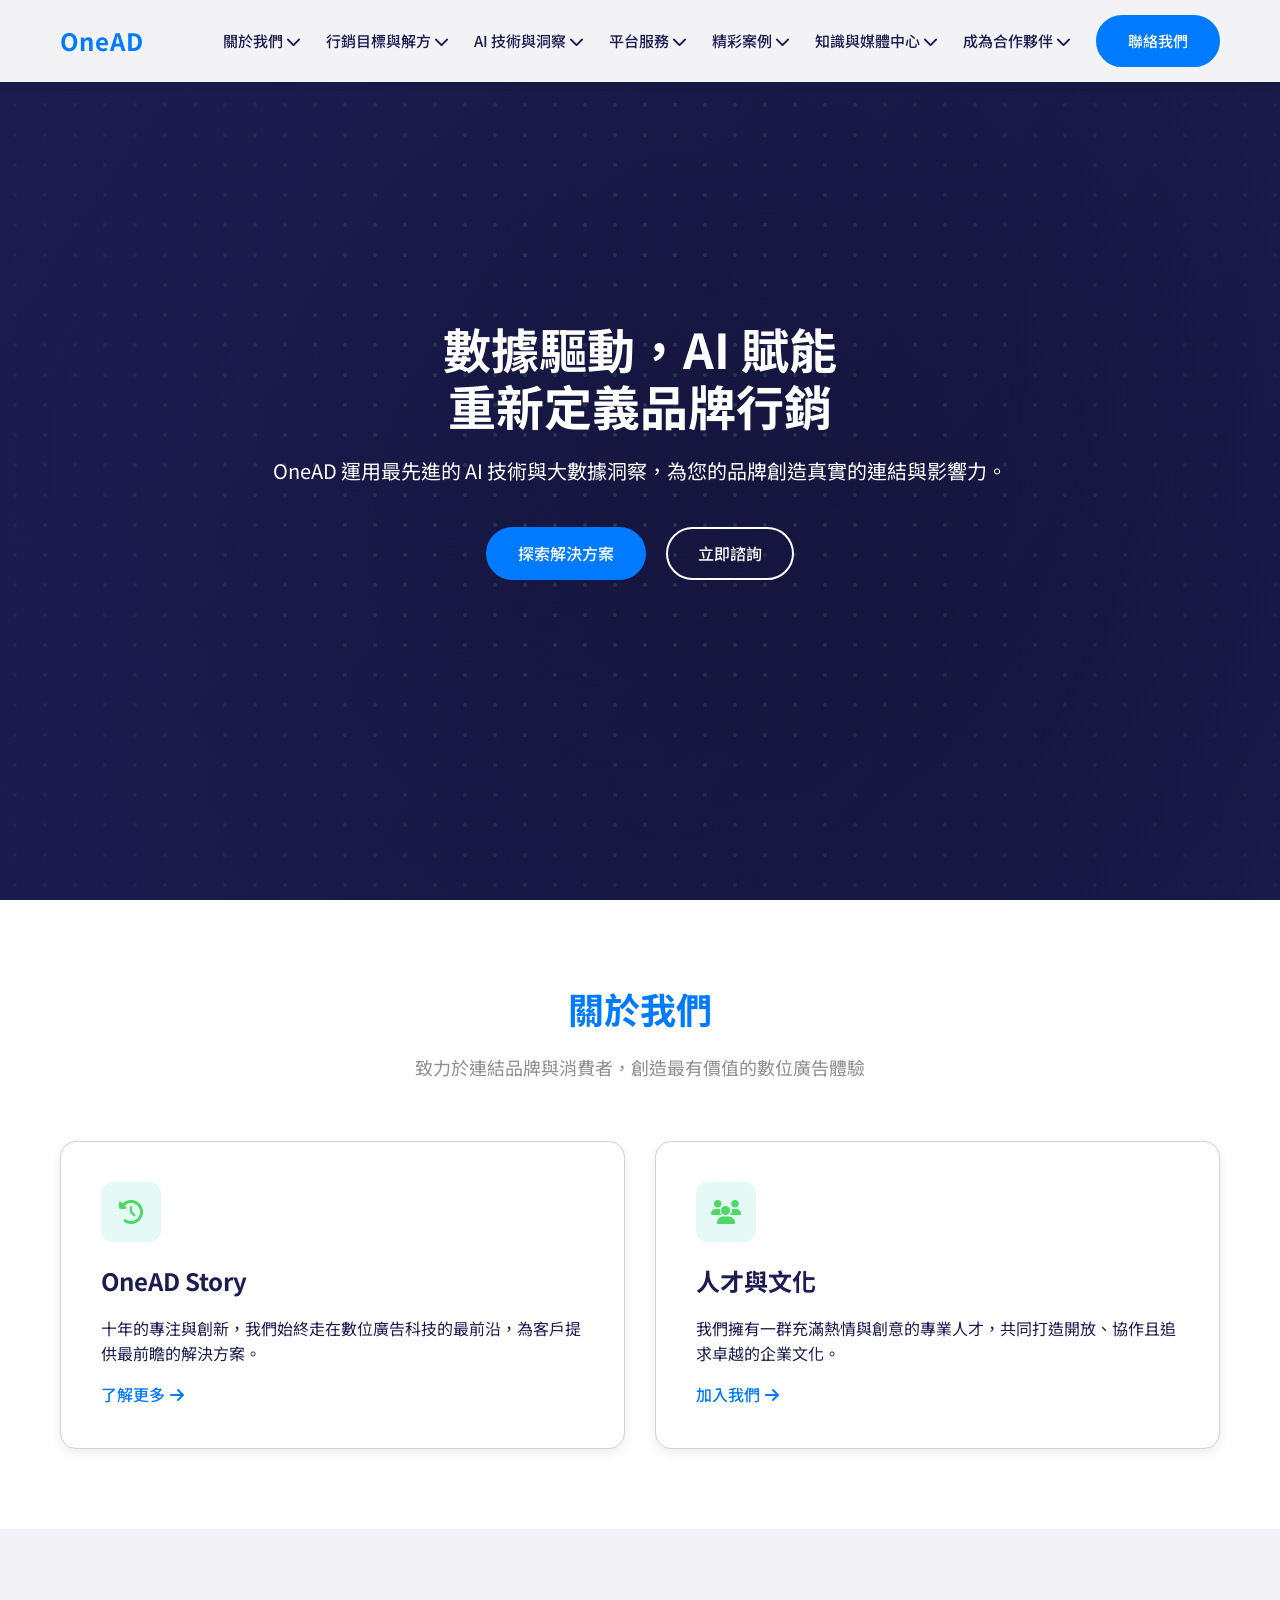
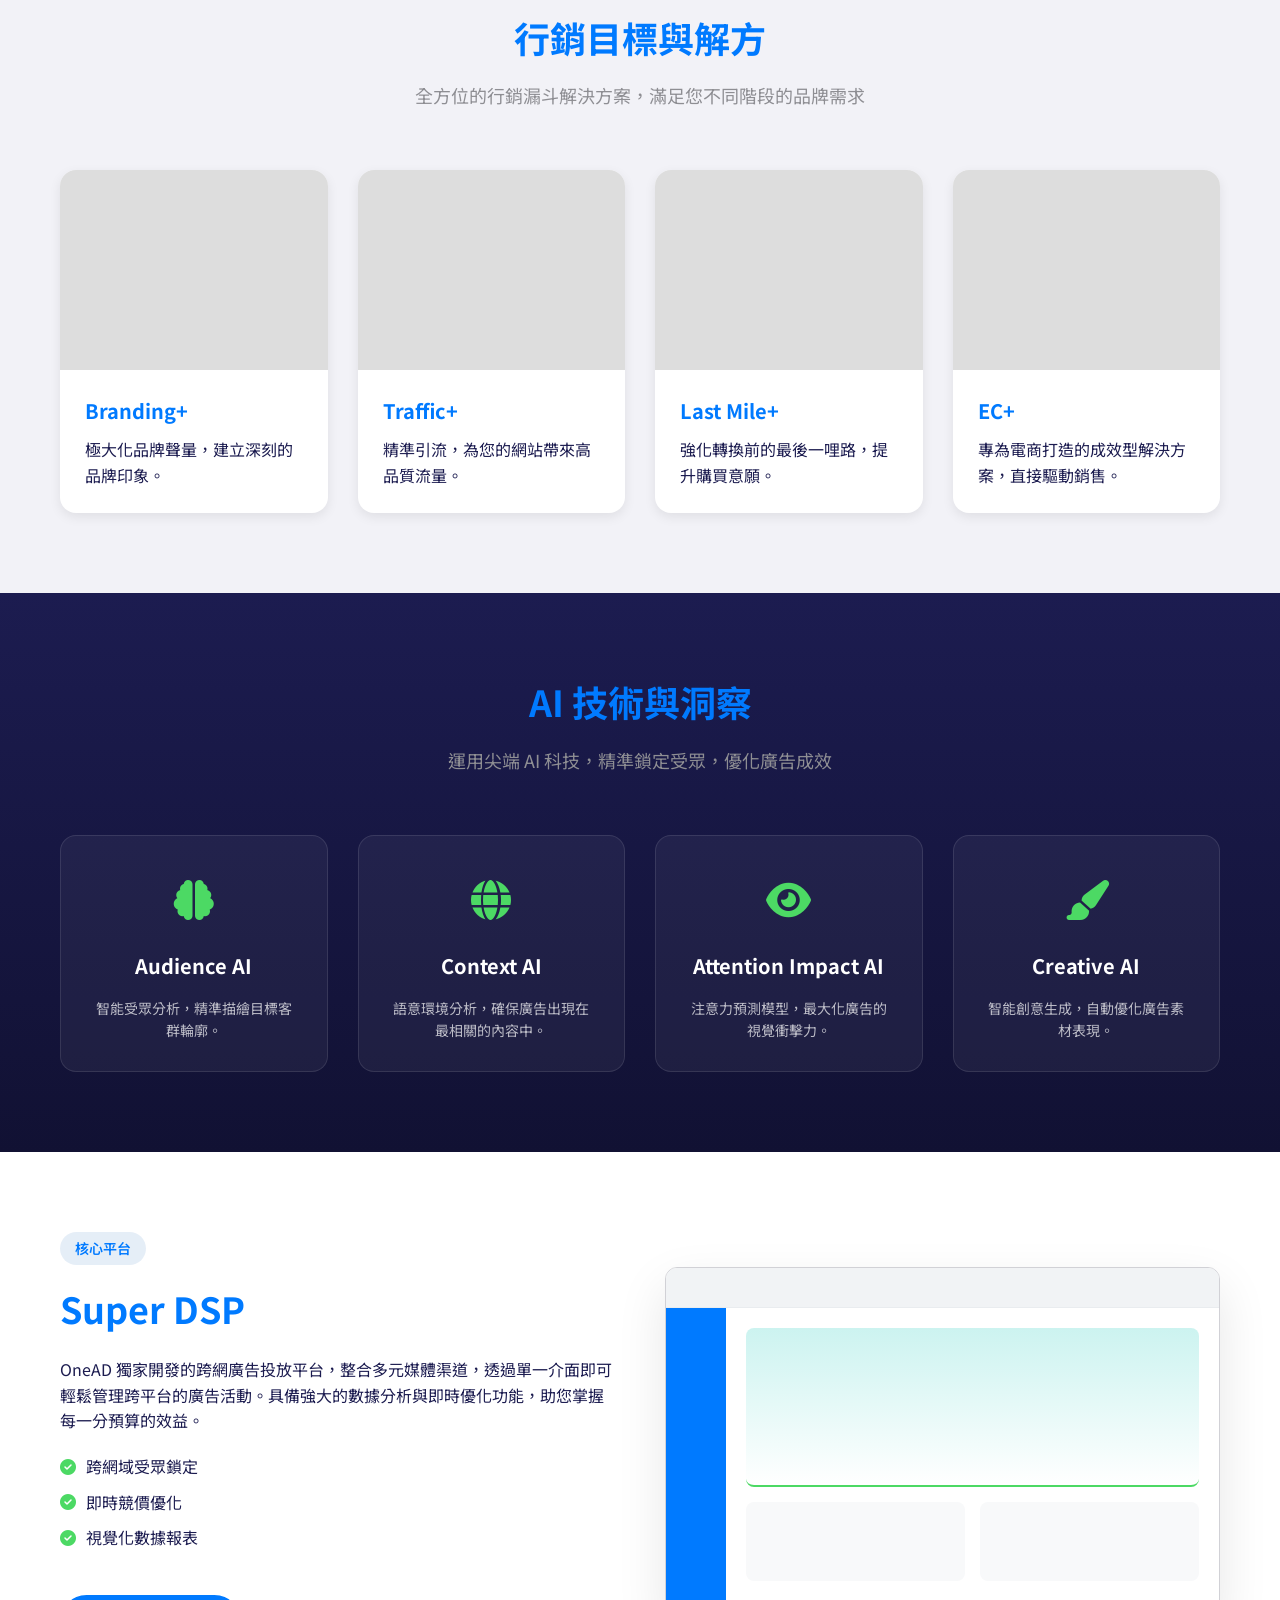
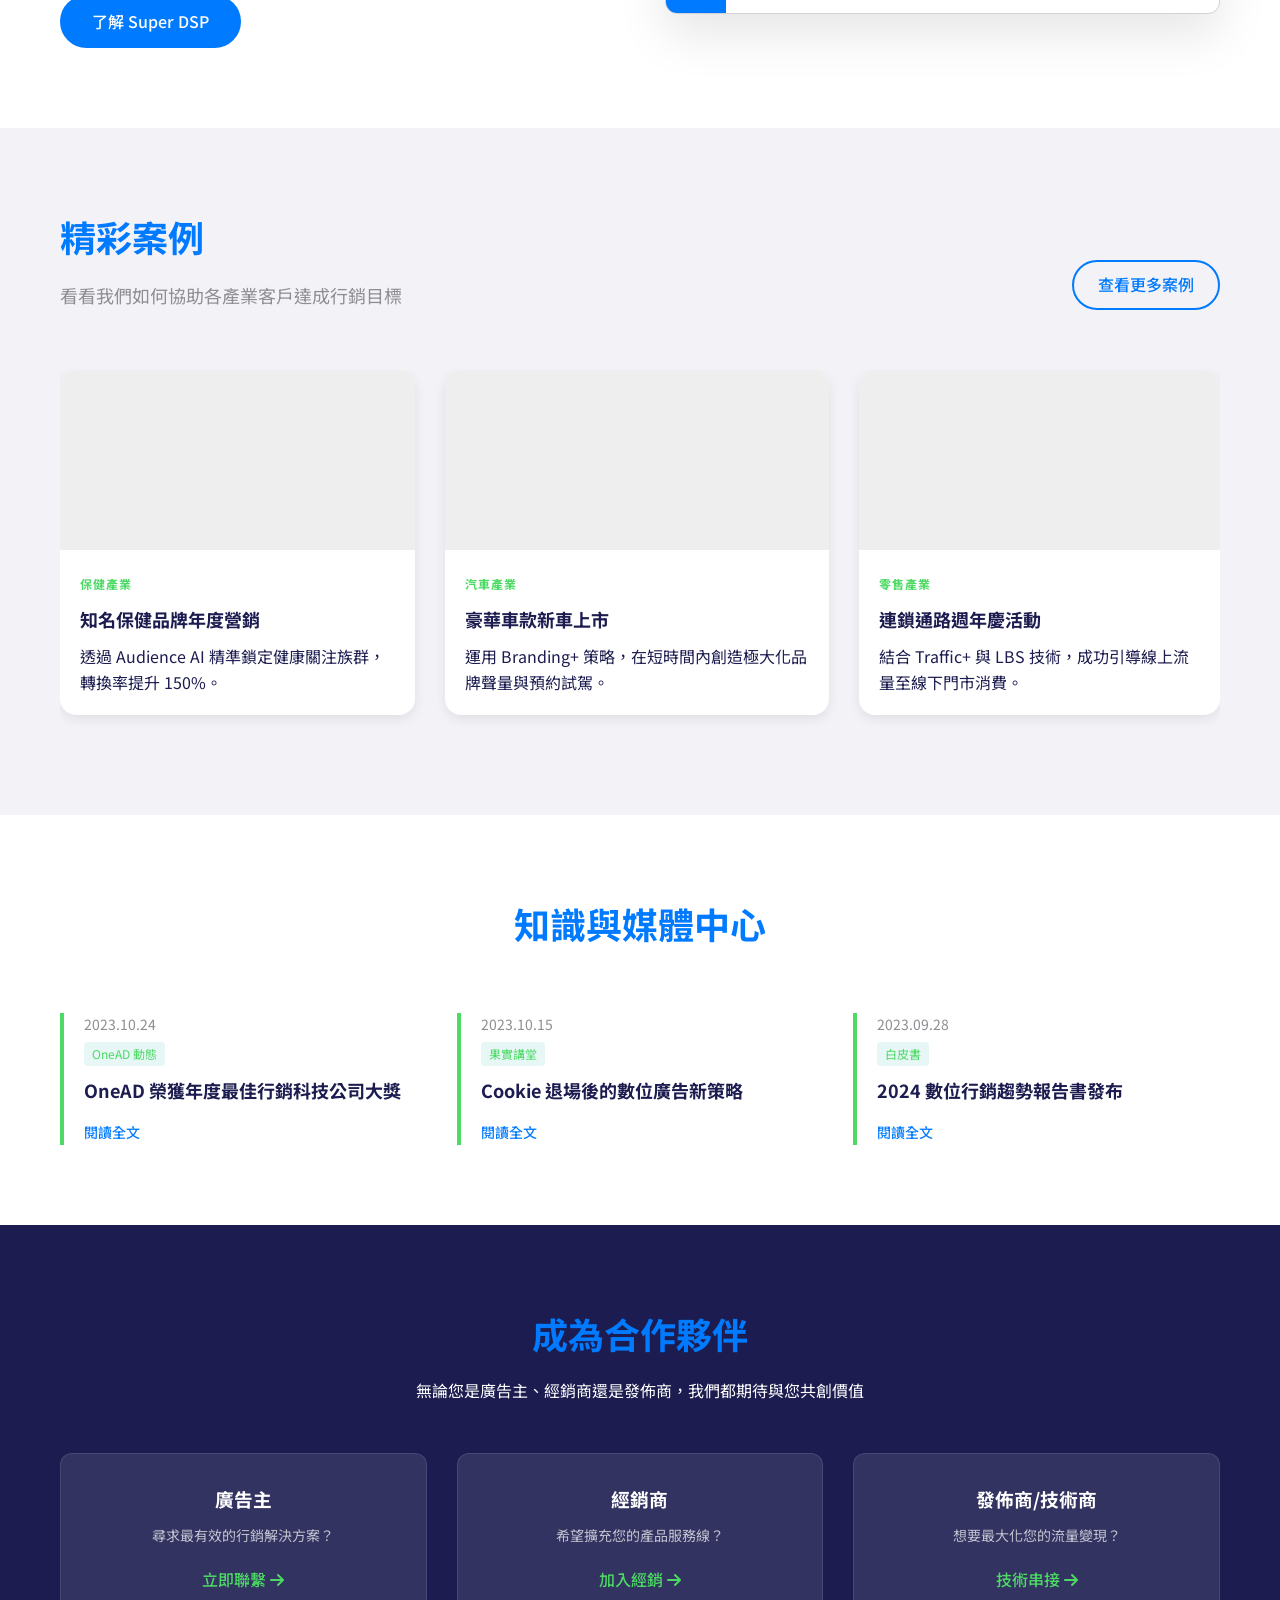
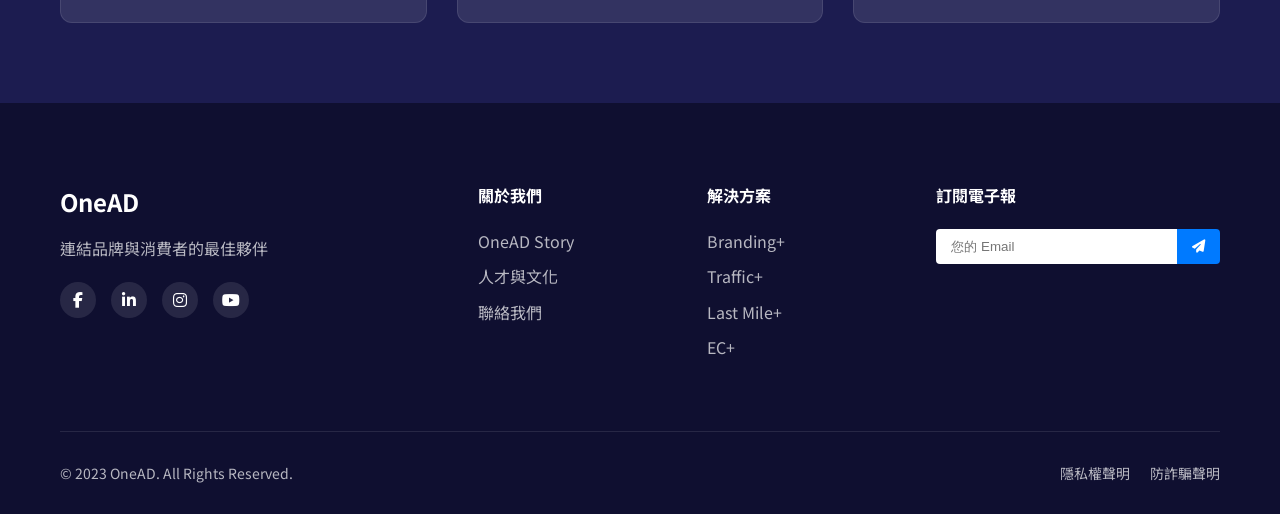
<file: index.html>
<!DOCTYPE html>
<html lang="zh-Hant">

<head>
    <meta charset="UTF-8">
    <meta name="viewport" content="width=device-width, initial-scale=1.0">
    <title>OneAD - 智能品牌行銷科技</title>
    <meta name="description" content="OneAD 提供最先進的 AI 行銷科技解決方案，包含 Super DSP、Audience AI、Context AI 等，協助品牌達成行銷目標。">
    <link rel="preconnect" href="https://fonts.googleapis.com">
    <link rel="preconnect" href="https://fonts.gstatic.com" crossorigin>
    <link
        href="https://fonts.googleapis.com/css2?family=Inter:wght@300;400;500;600;700&family=Noto+Sans+TC:wght@300;400;500;700&display=swap"
        rel="stylesheet">
    <link rel="stylesheet" href="styles.css">
    <link rel="stylesheet" href="https://cdnjs.cloudflare.com/ajax/libs/font-awesome/6.4.0/css/all.min.css">
</head>

<body>
    <!-- Navigation -->
    <nav class="navbar">
        <div class="container nav-container">
            <a href="#" class="logo">OneAD</a>
            <button class="mobile-menu-btn" aria-label="Toggle menu">
                <i class="fas fa-bars"></i>
            </button>
            <ul class="nav-links">
                <li class="dropdown">
                    <a href="#about">關於我們 <i class="fas fa-chevron-down"></i></a>
                    <ul class="dropdown-menu">
                        <li><a href="#">OneAD Story</a></li>
                        <li><a href="#">人才與文化</a></li>
                    </ul>
                </li>
                <li class="dropdown">
                    <a href="#solutions">行銷目標與解方 <i class="fas fa-chevron-down"></i></a>
                    <ul class="dropdown-menu">
                        <li><a href="#">產品概覽</a></li>
                        <li><a href="#">Branding+</a></li>
                        <li><a href="#">Traffic+</a></li>
                        <li><a href="#">Last Mile+</a></li>
                        <li><a href="#">EC+</a></li>
                    </ul>
                </li>
                <li class="dropdown">
                    <a href="#ai-tech">AI 技術與洞察 <i class="fas fa-chevron-down"></i></a>
                    <ul class="dropdown-menu">
                        <li><a href="#">情感連結科學</a></li>
                        <li><a href="#">Audience AI</a></li>
                        <li><a href="#">Context AI</a></li>
                        <li><a href="#">Attention Impact AI</a></li>
                        <li><a href="#">Creative AI</a></li>
                    </ul>
                </li>
                <li class="dropdown">
                    <a href="#platform">平台服務 <i class="fas fa-chevron-down"></i></a>
                    <ul class="dropdown-menu">
                        <li><a href="#">Super DSP</a></li>
                    </ul>
                </li>
                <li class="dropdown">
                    <a href="#cases">精彩案例 <i class="fas fa-chevron-down"></i></a>
                    <ul class="dropdown-menu">
                        <li><a href="#">保健產業</a></li>
                        <li><a href="#">汽車產業</a></li>
                    </ul>
                </li>
                <li class="dropdown">
                    <a href="#knowledge">知識與媒體中心 <i class="fas fa-chevron-down"></i></a>
                    <ul class="dropdown-menu">
                        <li><a href="#">OneAD 動態</a></li>
                        <li><a href="#">果實講堂</a></li>
                        <li><a href="#">白皮書</a></li>
                        <li><a href="#">研討會 & 活動</a></li>
                    </ul>
                </li>
                <li class="dropdown">
                    <a href="#partners">成為合作夥伴 <i class="fas fa-chevron-down"></i></a>
                    <ul class="dropdown-menu">
                        <li><a href="#">廣告主</a></li>
                        <li><a href="#">經銷商</a></li>
                        <li><a href="#">發佈商/技術商</a></li>
                    </ul>
                </li>
                <li><a href="#contact" class="btn-primary">聯絡我們</a></li>
            </ul>
        </div>
    </nav>

    <!-- Hero Section -->
    <header class="hero">
        <canvas id="halftoneCanvas"></canvas>
        <div class="hero-overlay"></div>
        <div class="container hero-content">
            <h1 class="hero-title fade-in-up">數據驅動，AI 賦能<br>重新定義品牌行銷</h1>
            <p class="hero-subtitle fade-in-up delay-1">OneAD 運用最先進的 AI 技術與大數據洞察，為您的品牌創造真實的連結與影響力。</p>
            <div class="hero-cta fade-in-up delay-2">
                <a href="#solutions" class="btn-primary large">探索解決方案</a>
                <a href="#contact" class="btn-secondary large">立即諮詢</a>
            </div>
        </div>
        <div class="hero-scroll-indicator">
            <div class="mouse"></div>
        </div>
    </header>

    <!-- About Section -->
    <section id="about" class="section about-section">
        <div class="container">
            <div class="section-header text-center">
                <h2 class="section-title">關於我們</h2>
                <p class="section-desc">致力於連結品牌與消費者，創造最有價值的數位廣告體驗</p>
            </div>
            <div class="about-grid">
                <div class="about-card">
                    <div class="icon-box"><i class="fas fa-history"></i></div>
                    <h3>OneAD Story</h3>
                    <p>十年的專注與創新，我們始終走在數位廣告科技的最前沿，為客戶提供最前瞻的解決方案。</p>
                    <a href="#" class="text-link">了解更多 <i class="fas fa-arrow-right"></i></a>
                </div>
                <div class="about-card">
                    <div class="icon-box"><i class="fas fa-users"></i></div>
                    <h3>人才與文化</h3>
                    <p>我們擁有一群充滿熱情與創意的專業人才，共同打造開放、協作且追求卓越的企業文化。</p>
                    <a href="#" class="text-link">加入我們 <i class="fas fa-arrow-right"></i></a>
                </div>
            </div>
        </div>
    </section>

    <!-- Solutions Section -->
    <section id="solutions" class="section solutions-section bg-light">
        <div class="container">
            <div class="section-header text-center">
                <h2 class="section-title">行銷目標與解方</h2>
                <p class="section-desc">全方位的行銷漏斗解決方案，滿足您不同階段的品牌需求</p>
            </div>
            <div class="solutions-grid">
                <div class="solution-card">
                    <div class="card-image branding-img"></div>
                    <div class="card-content">
                        <h3>Branding+</h3>
                        <p>極大化品牌聲量，建立深刻的品牌印象。</p>
                    </div>
                </div>
                <div class="solution-card">
                    <div class="card-image traffic-img"></div>
                    <div class="card-content">
                        <h3>Traffic+</h3>
                        <p>精準引流，為您的網站帶來高品質流量。</p>
                    </div>
                </div>
                <div class="solution-card">
                    <div class="card-image lastmile-img"></div>
                    <div class="card-content">
                        <h3>Last Mile+</h3>
                        <p>強化轉換前的最後一哩路，提升購買意願。</p>
                    </div>
                </div>
                <div class="solution-card">
                    <div class="card-image ec-img"></div>
                    <div class="card-content">
                        <h3>EC+</h3>
                        <p>專為電商打造的成效型解決方案，直接驅動銷售。</p>
                    </div>
                </div>
            </div>
        </div>
    </section>

    <!-- AI Tech Section -->
    <section id="ai-tech" class="section ai-section dark-theme">
        <div class="container">
            <div class="section-header text-center">
                <h2 class="section-title text-white">AI 技術與洞察</h2>
                <p class="section-desc text-white-50">運用尖端 AI 科技，精準鎖定受眾，優化廣告成效</p>
            </div>
            <div class="ai-features">
                <div class="ai-feature-item">
                    <div class="ai-icon"><i class="fas fa-brain"></i></div>
                    <h4>Audience AI</h4>
                    <p>智能受眾分析，精準描繪目標客群輪廓。</p>
                </div>
                <div class="ai-feature-item">
                    <div class="ai-icon"><i class="fas fa-globe"></i></div>
                    <h4>Context AI</h4>
                    <p>語意環境分析，確保廣告出現在最相關的內容中。</p>
                </div>
                <div class="ai-feature-item">
                    <div class="ai-icon"><i class="fas fa-eye"></i></div>
                    <h4>Attention Impact AI</h4>
                    <p>注意力預測模型，最大化廣告的視覺衝擊力。</p>
                </div>
                <div class="ai-feature-item">
                    <div class="ai-icon"><i class="fas fa-paint-brush"></i></div>
                    <h4>Creative AI</h4>
                    <p>智能創意生成，自動優化廣告素材表現。</p>
                </div>
            </div>
        </div>
    </section>

    <!-- Platform Section -->
    <section id="platform" class="section platform-section">
        <div class="container">
            <div class="platform-showcase">
                <div class="platform-text">
                    <span class="badge">核心平台</span>
                    <h2>Super DSP</h2>
                    <p>OneAD 獨家開發的跨網廣告投放平台，整合多元媒體渠道，透過單一介面即可輕鬆管理跨平台的廣告活動。具備強大的數據分析與即時優化功能，助您掌握每一分預算的效益。</p>
                    <ul class="feature-list">
                        <li><i class="fas fa-check-circle"></i> 跨網域受眾鎖定</li>
                        <li><i class="fas fa-check-circle"></i> 即時競價優化</li>
                        <li><i class="fas fa-check-circle"></i> 視覺化數據報表</li>
                    </ul>
                    <a href="#" class="btn-primary mt-4">了解 Super DSP</a>
                </div>
                <div class="platform-visual">
                    <!-- Abstract UI representation -->
                    <div class="dsp-ui-mockup">
                        <div class="ui-header"></div>
                        <div class="ui-body">
                            <div class="ui-sidebar"></div>
                            <div class="ui-content">
                                <div class="ui-graph"></div>
                                <div class="ui-cards">
                                    <div class="ui-card"></div>
                                    <div class="ui-card"></div>
                                </div>
                            </div>
                        </div>
                    </div>
                </div>
            </div>
        </div>
    </section>

    <!-- Case Studies Section -->
    <section id="cases" class="section cases-section bg-light">
        <div class="container">
            <div class="section-header flex-header">
                <div>
                    <h2 class="section-title">精彩案例</h2>
                    <p class="section-desc">看看我們如何協助各產業客戶達成行銷目標</p>
                </div>
                <a href="#" class="btn-outline">查看更多案例</a>
            </div>
            <div class="cases-slider">
                <div class="case-card">
                    <div class="case-image health-case"></div>
                    <div class="case-info">
                        <span class="case-category">保健產業</span>
                        <h3>知名保健品牌年度營銷</h3>
                        <p>透過 Audience AI 精準鎖定健康關注族群，轉換率提升 150%。</p>
                    </div>
                </div>
                <div class="case-card">
                    <div class="case-image auto-case"></div>
                    <div class="case-info">
                        <span class="case-category">汽車產業</span>
                        <h3>豪華車款新車上市</h3>
                        <p>運用 Branding+ 策略，在短時間內創造極大化品牌聲量與預約試駕。</p>
                    </div>
                </div>
                <div class="case-card">
                    <div class="case-image retail-case"></div>
                    <div class="case-info">
                        <span class="case-category">零售產業</span>
                        <h3>連鎖通路週年慶活動</h3>
                        <p>結合 Traffic+ 與 LBS 技術，成功引導線上流量至線下門市消費。</p>
                    </div>
                </div>
            </div>
        </div>
    </section>

    <!-- Knowledge Center -->
    <section id="knowledge" class="section knowledge-section">
        <div class="container">
            <div class="section-header text-center">
                <h2 class="section-title">知識與媒體中心</h2>
            </div>
            <div class="knowledge-grid">
                <article class="news-item">
                    <div class="news-date">2023.10.24</div>
                    <div class="news-tag">OneAD 動態</div>
                    <h3>OneAD 榮獲年度最佳行銷科技公司大獎</h3>
                    <a href="#" class="read-more">閱讀全文</a>
                </article>
                <article class="news-item">
                    <div class="news-date">2023.10.15</div>
                    <div class="news-tag">果實講堂</div>
                    <h3>Cookie 退場後的數位廣告新策略</h3>
                    <a href="#" class="read-more">閱讀全文</a>
                </article>
                <article class="news-item">
                    <div class="news-date">2023.09.28</div>
                    <div class="news-tag">白皮書</div>
                    <h3>2024 數位行銷趨勢報告書發布</h3>
                    <a href="#" class="read-more">閱讀全文</a>
                </article>
            </div>
        </div>
    </section>

    <!-- Partners Section -->
    <section id="partners" class="section partners-section bg-dark text-white">
        <div class="container text-center">
            <h2 class="section-title text-white">成為合作夥伴</h2>
            <p class="mb-5">無論您是廣告主、經銷商還是發佈商，我們都期待與您共創價值</p>
            <div class="partners-cta-grid">
                <div class="partner-cta-box">
                    <h3>廣告主</h3>
                    <p>尋求最有效的行銷解決方案？</p>
                    <a href="#" class="btn-text-white">立即聯繫 <i class="fas fa-arrow-right"></i></a>
                </div>
                <div class="partner-cta-box">
                    <h3>經銷商</h3>
                    <p>希望擴充您的產品服務線？</p>
                    <a href="#" class="btn-text-white">加入經銷 <i class="fas fa-arrow-right"></i></a>
                </div>
                <div class="partner-cta-box">
                    <h3>發佈商/技術商</h3>
                    <p>想要最大化您的流量變現？</p>
                    <a href="#" class="btn-text-white">技術串接 <i class="fas fa-arrow-right"></i></a>
                </div>
            </div>
        </div>
    </section>

    <!-- Footer -->
    <footer class="footer">
        <div class="container">
            <div class="footer-top">
                <div class="footer-col">
                    <a href="#" class="footer-logo">OneAD</a>
                    <p>連結品牌與消費者的最佳夥伴</p>
                    <div class="social-links">
                        <a href="#"><i class="fab fa-facebook-f"></i></a>
                        <a href="#"><i class="fab fa-linkedin-in"></i></a>
                        <a href="#"><i class="fab fa-instagram"></i></a>
                        <a href="#"><i class="fab fa-youtube"></i></a>
                    </div>
                </div>
                <div class="footer-col">
                    <h4>關於我們</h4>
                    <ul>
                        <li><a href="#">OneAD Story</a></li>
                        <li><a href="#">人才與文化</a></li>
                        <li><a href="#">聯絡我們</a></li>
                    </ul>
                </div>
                <div class="footer-col">
                    <h4>解決方案</h4>
                    <ul>
                        <li><a href="#">Branding+</a></li>
                        <li><a href="#">Traffic+</a></li>
                        <li><a href="#">Last Mile+</a></li>
                        <li><a href="#">EC+</a></li>
                    </ul>
                </div>
                <div class="footer-col">
                    <h4>訂閱電子報</h4>
                    <form class="newsletter-form">
                        <input type="email" placeholder="您的 Email">
                        <button type="submit"><i class="fas fa-paper-plane"></i></button>
                    </form>
                </div>
            </div>
            <div class="footer-bottom">
                <p>&copy; 2023 OneAD. All Rights Reserved.</p>
                <div class="footer-links">
                    <a href="#">隱私權聲明</a>
                    <a href="#">防詐騙聲明</a>
                </div>
            </div>
        </div>
    </footer>

    <script src="script.js"></script>
</body>

</html>
</file>
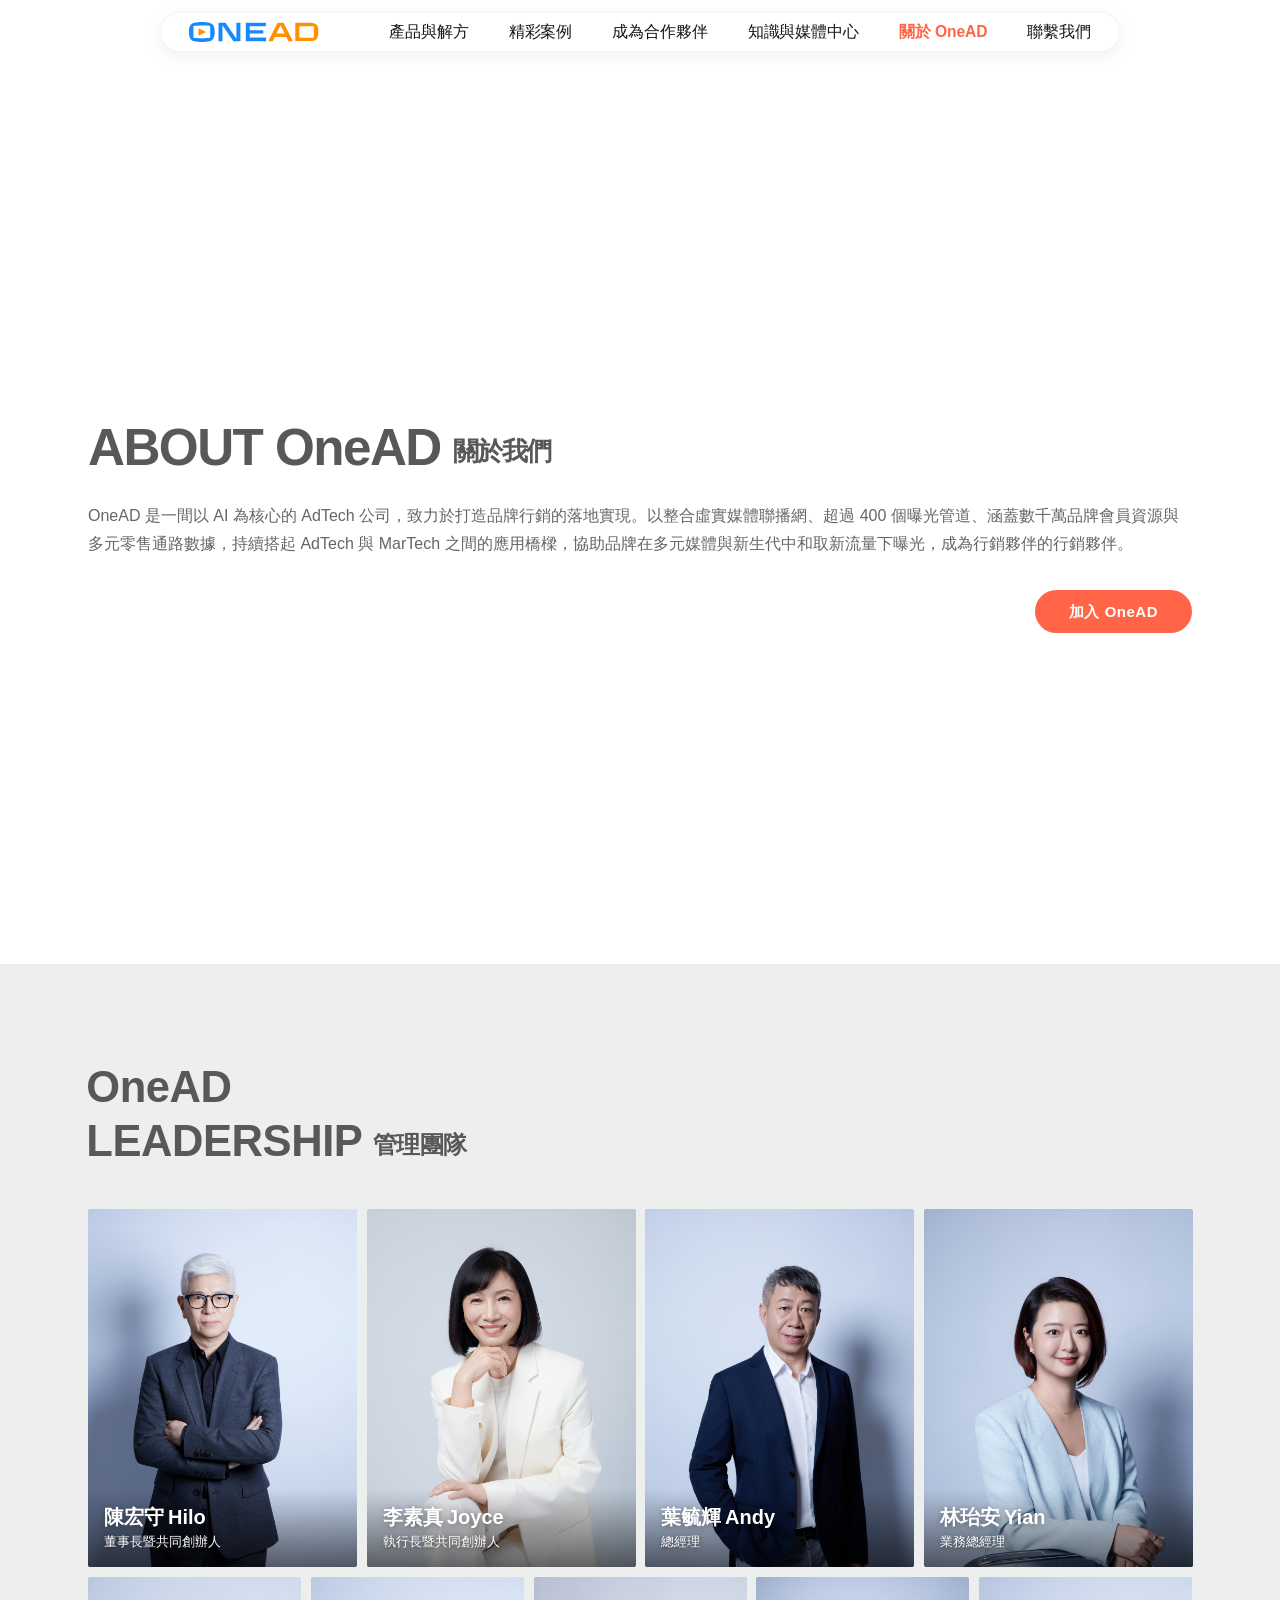
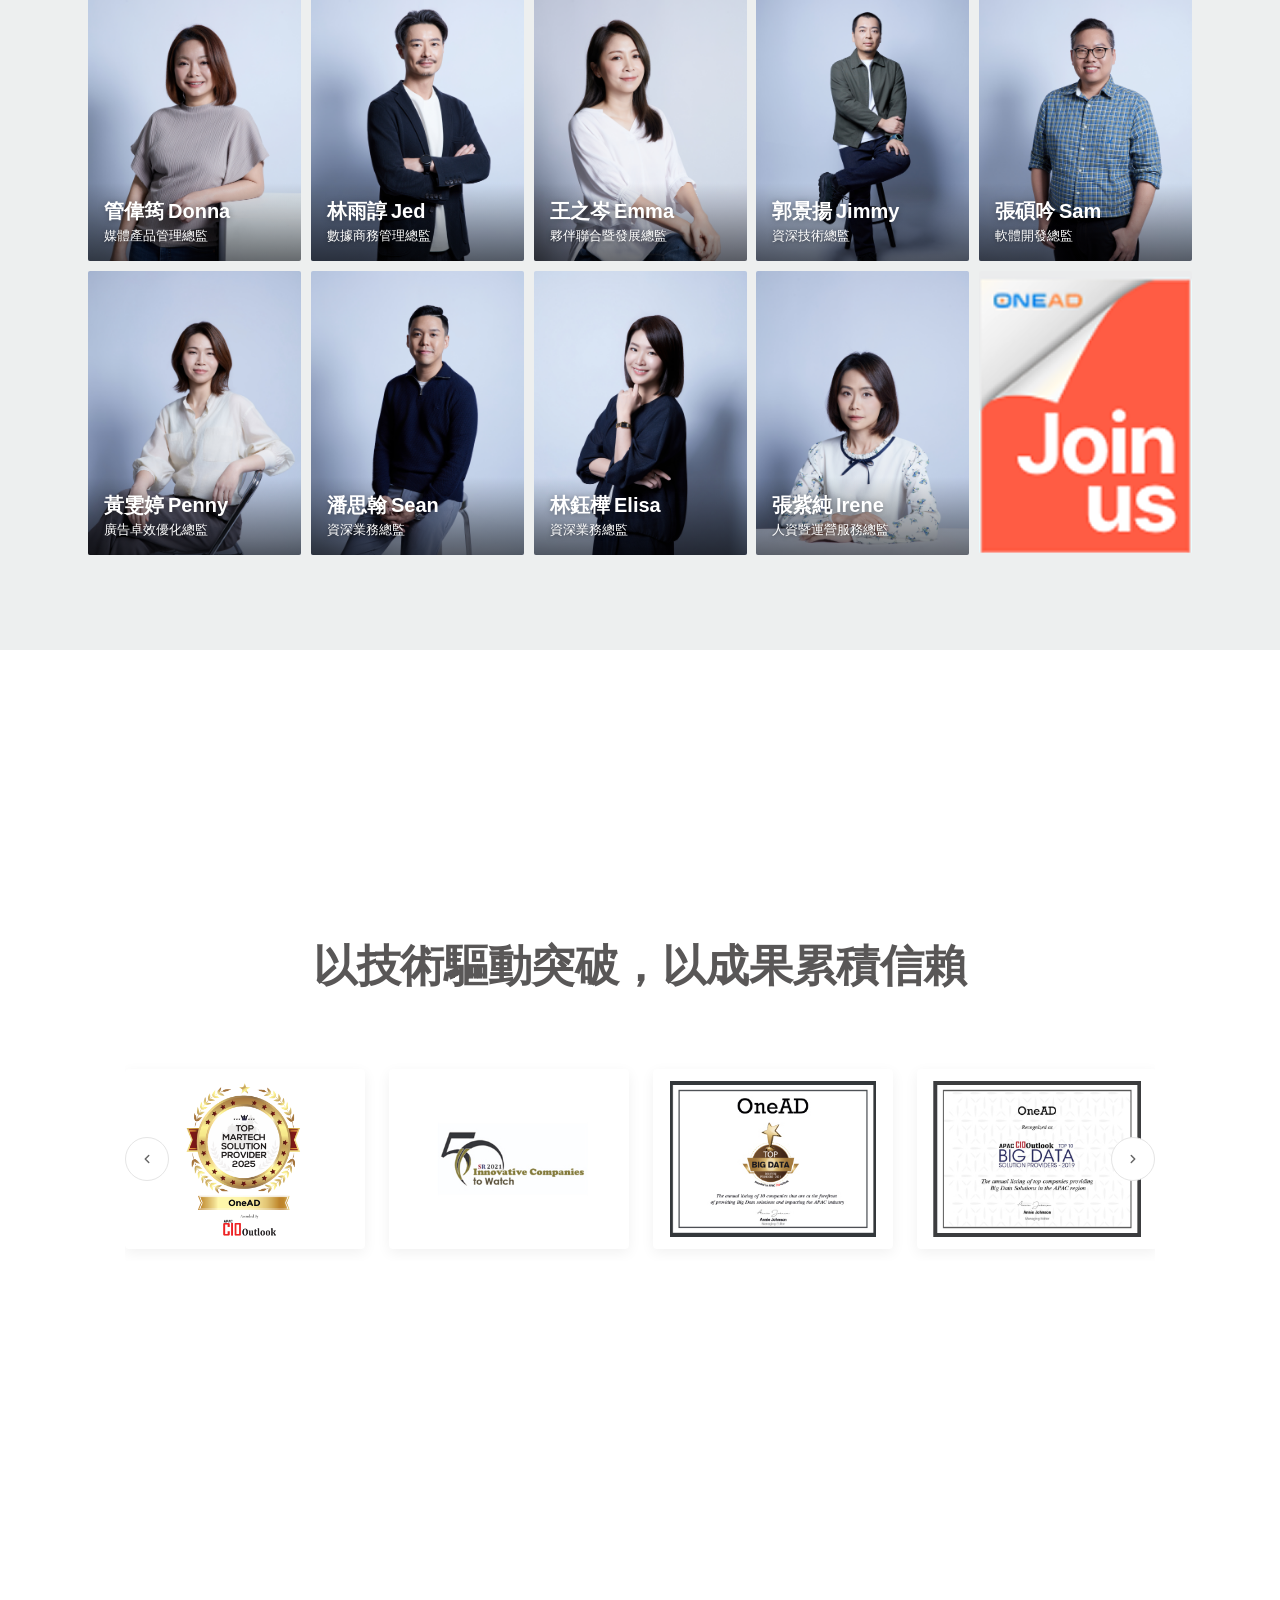
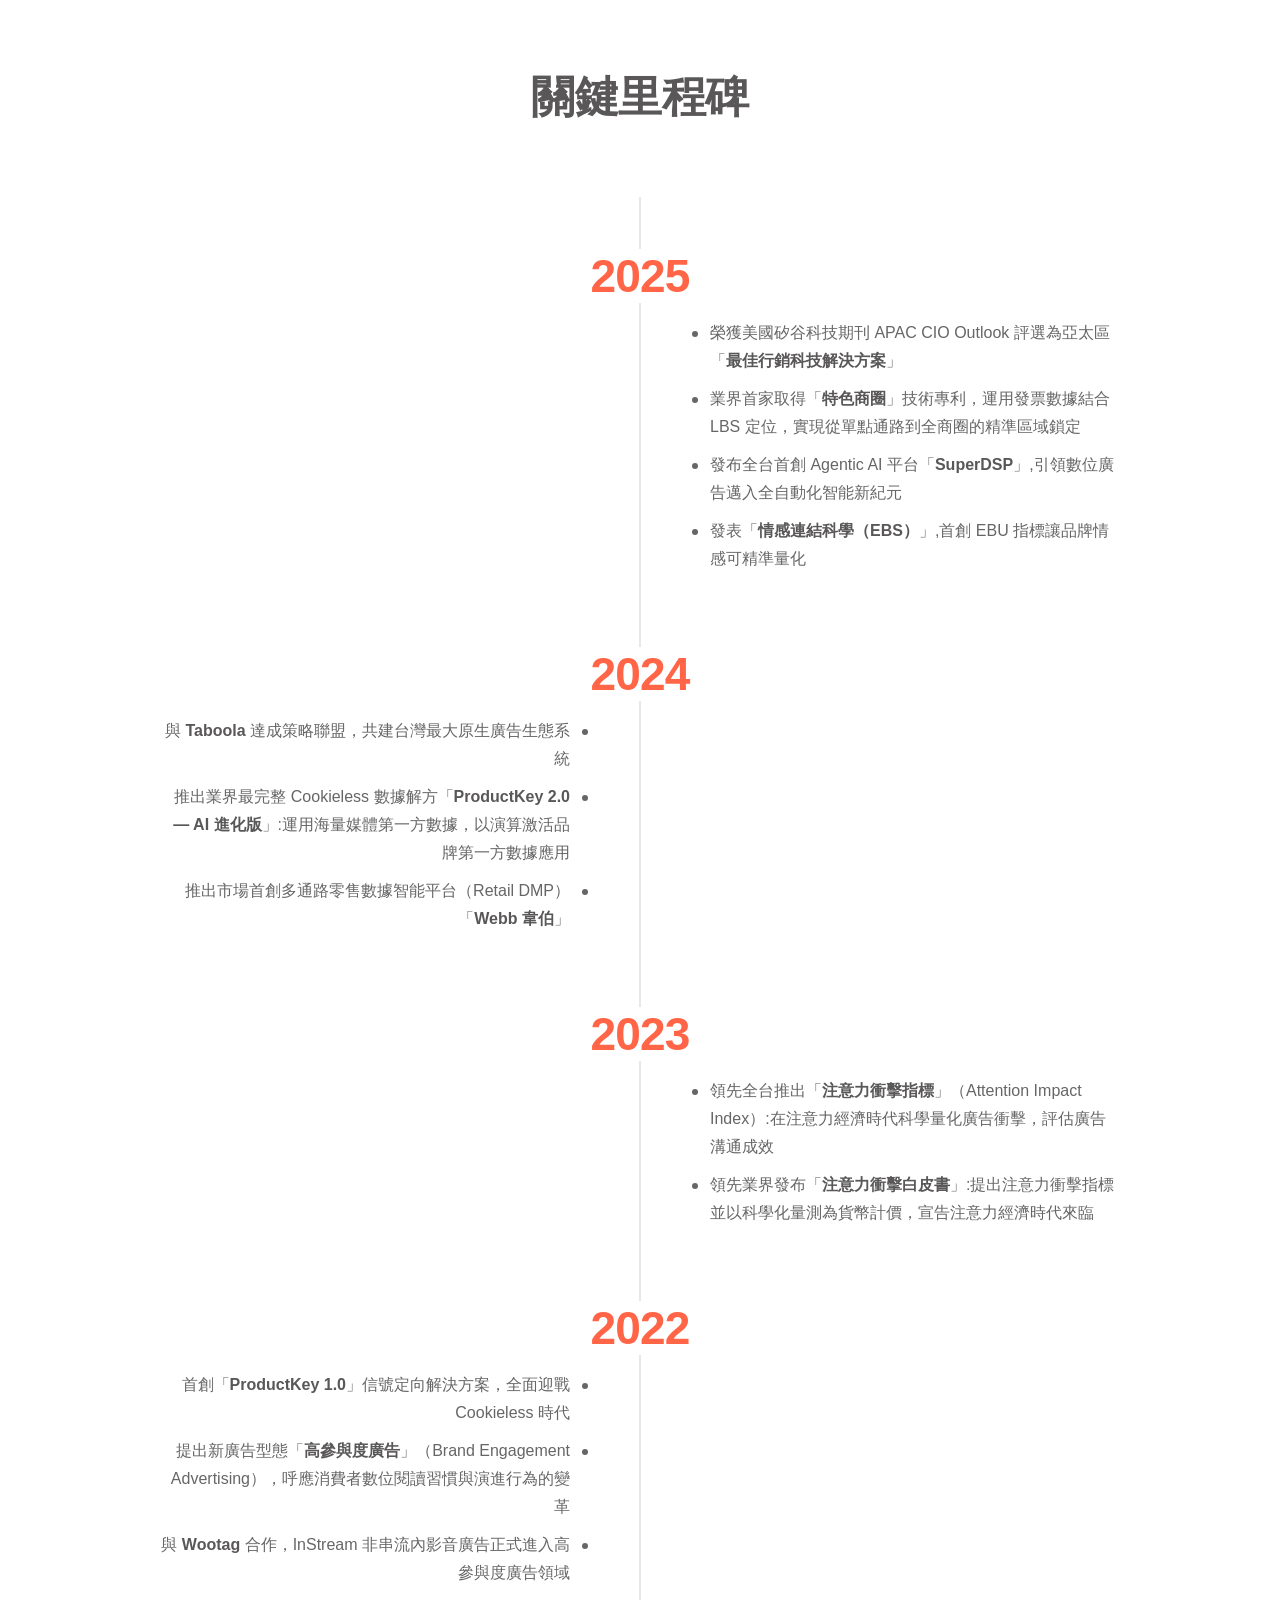
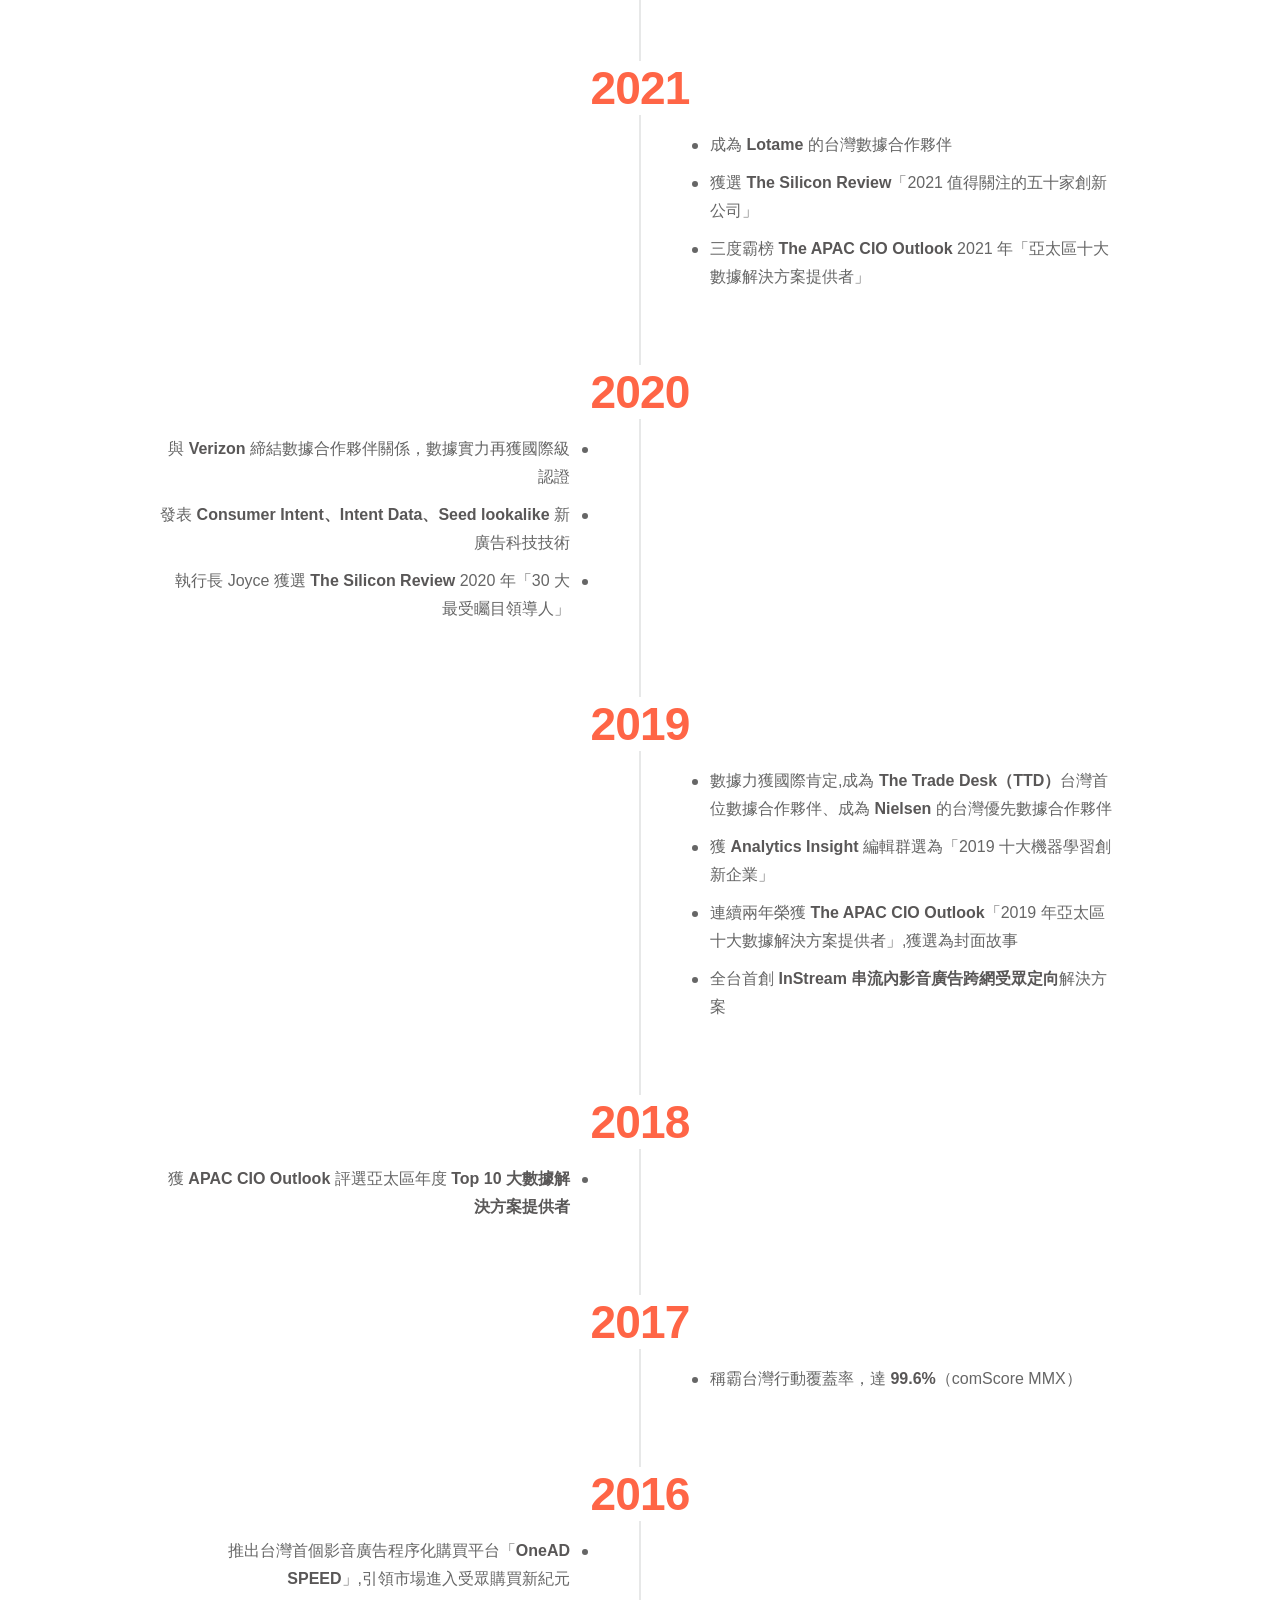
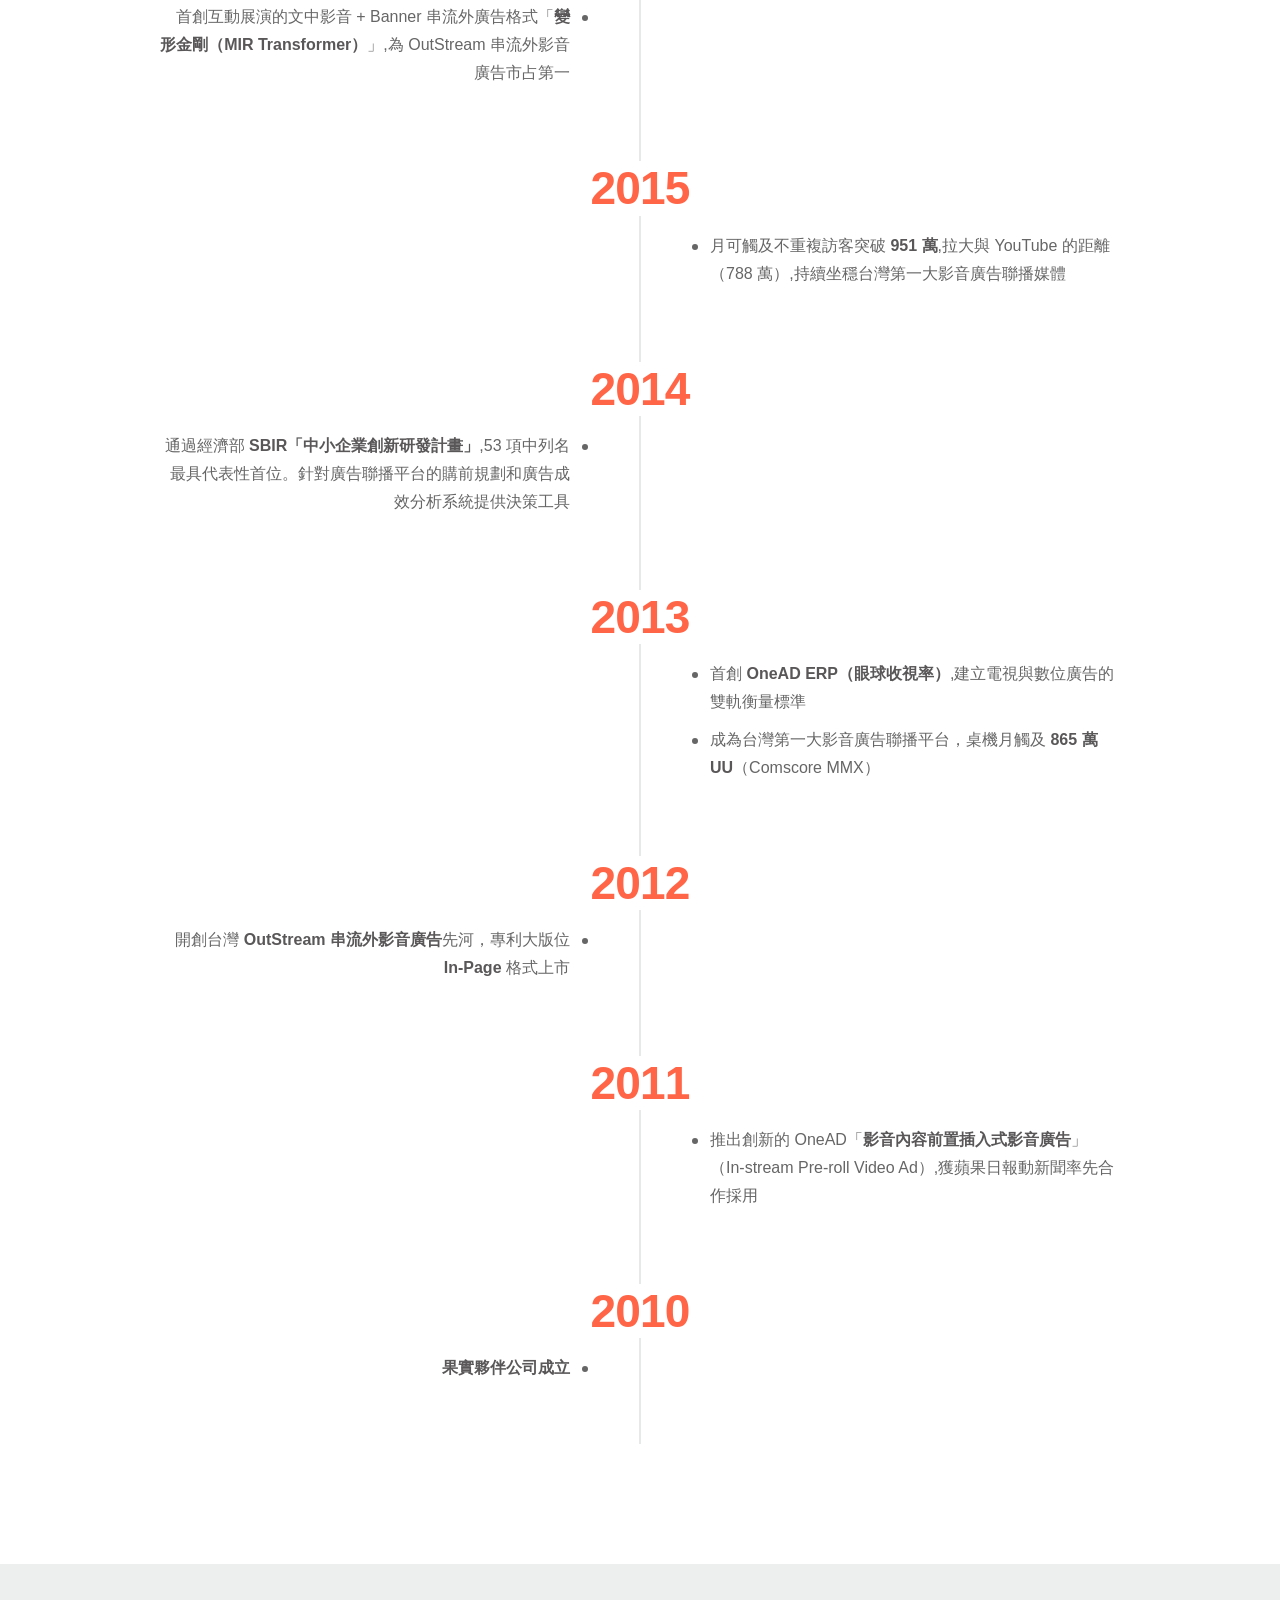
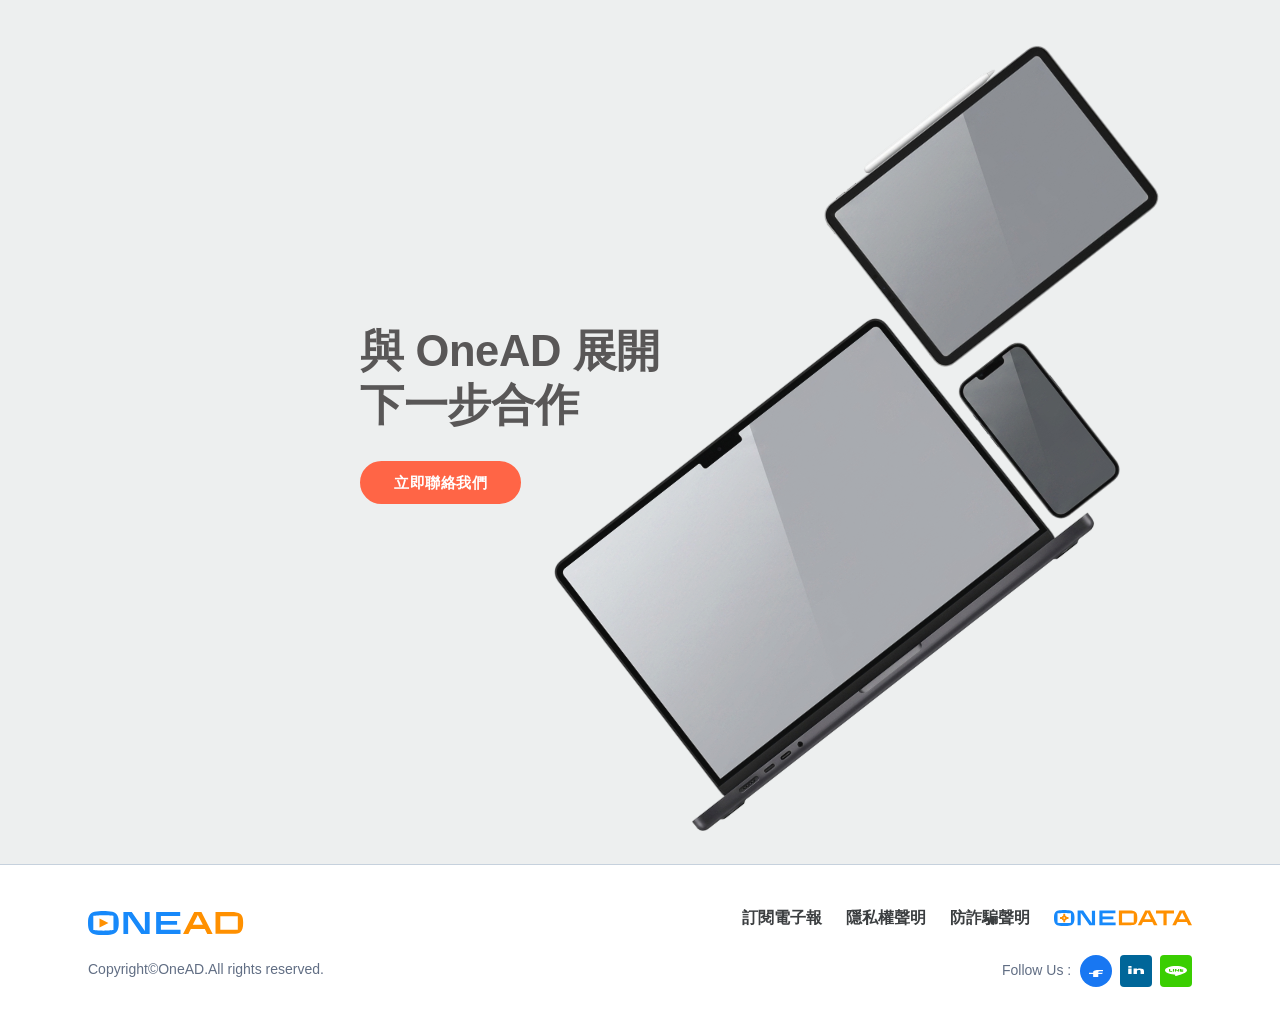
<file: about.html>
<!DOCTYPE html>
<html lang="zh-TW">

<head>
  <meta charset="UTF-8">
  <meta name="viewport" content="width=device-width, initial-scale=1.0">
  <title>關於 OneAD | OneAD</title>
  <style>
    :root {
      --orange: #FF6546;
      --dark: #111111;
      --gray: #666666;
      --light: #999999;
      --bg-light: #edefef;         /* 灰色底 (羅小姐 0702 規範) */
      --color-heading: #595757;    /* 標題色 (羅小姐 0702 規範) */
      --white: #ffffff;
      --max-w: 1200px;

      /* ── Typography Spec 0702 (行銷 羅小姐規範) ──
         H1 = 56/32px · 800 · 1.15 · -0.03em
         H2 = 48/26px · 700 · 1.25 · -0.01em
         H3 = 28/22px · 700 · 1.35 · 0
         H4 = 20/18px · 600 · 1.4
         H5 = 16/15px · 600 · 1.5 · +0.01em
         P  = 16px    · 400 · 1.75
         Button = 15px · 600
      */
    }

    *,
    *::before,
    *::after {
      box-sizing: border-box;
      margin: 0;
      padding: 0;
    }

    html { scroll-behavior: smooth; }

    body {
      font-family: -apple-system, BlinkMacSystemFont, 'Segoe UI', '微軟正黑體', 'Microsoft JhengHei', sans-serif;
      color: var(--dark);
      background: var(--white);
      line-height: 1.6;
      overflow-x: hidden;
    }

    img { display: block; max-width: 100%; }
    a { text-decoration: none; color: inherit; }

    .container {
      max-width: var(--max-w);
      margin: 0 auto;
      padding: 0 48px;
    }

    /* ── BUTTON (Typography Spec: 15px) ── */
    .btn {
      display: inline-flex;
      align-items: center;
      padding: 12px 32px;
      border-radius: 100px;
      font-size: 15px;
      font-weight: 600;
      cursor: pointer;
      transition: all .25s;
      border: 2px solid transparent;
      line-height: 1;
      white-space: nowrap;
      letter-spacing: 0.5px;
    }
    .btn-primary {
      background: var(--orange);
      color: #fff;
      border-color: var(--orange);
    }
    .btn-primary:hover { background: #e0563c; border-color: #e0563c; }
    .btn-outline {
      background: transparent;
      color: var(--orange);
      border-color: var(--orange);
    }
    .btn-outline:hover { background: var(--orange); color: #fff; }

    /* ── NAVBAR (與 howwework 完全一致) ── */
    .navbar-outer {
      position: sticky;
      top: 0;
      z-index: 1000;
      display: flex;
      justify-content: center;
      padding: 12px 24px;
      pointer-events: none;
    }
    .navbar {
      pointer-events: auto;
      width: 100%;
      max-width: 960px;
      height: 40px;
      display: flex;
      align-items: center;
      justify-content: space-between;
      padding: 0 28px;
      background: rgba(255, 255, 255, 0.8);
      -webkit-backdrop-filter: blur(15px);
      backdrop-filter: blur(15px);
      border: 1px solid rgba(0, 0, 0, 0.05);
      border-radius: 40px;
      box-shadow: 0 4px 20px rgba(0, 0, 0, 0.06);
      font-family: Arial, sans-serif;
    }
    .navbar__logo img { display: block; width: 130px; height: 20px; }
    .navbar__links { display: flex; list-style: none; gap: 40px; }
    .navbar__links a {
      display: block;
      font-size: 15.6px;
      color: #141414;
      letter-spacing: -0.1px;
      line-height: 1;
      transition: color .2s;
      white-space: nowrap;
    }
    .navbar__links a:hover { color: var(--orange); }
    .navbar__links a.active { color: var(--orange); font-weight: 600; }
    .navbar__hamburger {
      display: none;
      flex-direction: column;
      gap: 5px;
      background: none;
      border: none;
      cursor: pointer;
      padding: 4px;
    }
    .navbar__hamburger span {
      display: block;
      width: 22px;
      height: 2px;
      background: #141414;
      border-radius: 2px;
      transition: all .3s;
    }
    .navbar__hamburger.active span:nth-child(1) { transform: translateY(7px) rotate(45deg); }
    .navbar__hamburger.active span:nth-child(2) { opacity: 0; }
    .navbar__hamburger.active span:nth-child(3) { transform: translateY(-7px) rotate(-45deg); }

    /* 每個 section 佔滿螢幕高度（延續羅小姐指定） */
    .hero-about,
    .leadership,
    .tech-trust,
    .milestone,
    .cta-bottom {
      min-height: 100vh;
      display: flex;
      flex-direction: column;
      justify-content: center;
      position: relative;
    }

    /* ══════════════════════════════════════
       Section 1 · HERO · About OneAD
       ══════════════════════════════════════ */
    .hero-about {
      padding: 80px 0 96px;
      overflow: hidden;
    }
    /* 灰白巨型圓 · 左上 · 只露出右下弧線 */
    .hero-about__circle {
      position: absolute;
      top: -35vw;
      left: -18vw;
      width: 92vw;
      height: 92vw;
      max-width: 1400px;
      max-height: 1400px;
      background: var(--bg-light);
      border-radius: 50%;
      z-index: 0;
    }
    .hero-about__content {
      position: relative;
      z-index: 2;
      max-width: 1200px;
      margin-top: 40px;
    }
    /* 按鈕置右 (羅小姐堅持) */
    .hero-about__content > .btn {
      display: flex;
      width: fit-content;
      margin-left: auto;
    }
    /* H1 · 56/32px */
    .hero-about__heading {
      font-size: clamp(32px, 4vw, 56px);
      font-weight: 800;
      color: var(--color-heading);
      line-height: 1.15;
      letter-spacing: -0.03em;
      margin-bottom: 24px;
    }
    .hero-about__heading span { color: var(--color-heading); }
    .hero-about__heading small {
      display: inline-block;
      font-size: 0.5em;
      font-weight: 700;
      color: var(--color-heading);
      margin-left: 12px;
      vertical-align: middle;
    }
    /* P · 16px / 400 / 1.75 */
    .hero-about__body {
      font-size: 16px;
      font-weight: 400;
      color: var(--gray);
      line-height: 1.75;
      margin-bottom: 32px;
    }

    /* ══════════════════════════════════════
       Section 2 · LEADERSHIP · OneAD 管理團隊
       版型：白底置中，4×3 網格，姓名疊放
       ══════════════════════════════════════ */
    .leadership {
      padding: 96px 0;
      background: var(--bg-light);
    }
    .leadership__head {
      display: flex;
      align-items: flex-end;
      justify-content: space-between;
      gap: 32px;
      margin-bottom: 40px;
      flex-wrap: wrap;
    }
    /* H2 · 48/26px */
    .leadership__heading {
      font-size: clamp(26px, 3.4vw, 48px);
      font-weight: 700;
      color: var(--color-heading);
      line-height: 1.25;
      letter-spacing: -0.01em;
      text-indent: -0.04em;      /* 光學對齊：讓 O 的圓弧邊緣切齊下方照片左緣 */
    }
    .leadership__heading em {
      font-style: normal;
      color: var(--color-heading);
      display: inline-block;
    }
    .leadership__heading .zh {
      display: inline-block;
      font-size: 0.55em;
      font-weight: 700;
      color: var(--color-heading);
      margin-left: 12px;
      vertical-align: middle;
    }
    .leadership__subtitle {
      font-size: 16px;
      color: var(--gray);
      line-height: 1.75;
      max-width: 440px;
    }

    /* ── 4 / 5 / 5 列容器（羅小姐指定）
       每一列自己有 photos 網格 + expand 展開區 ── */
    .leadership__rows { display: flex; flex-direction: column; gap: 10px; }
    .leadership__row  { display: flex; flex-direction: column; gap: 10px; }

    .leadership__photos { display: grid; gap: 10px; align-items: start; grid-auto-flow: row; }
    .leadership__row--r1 .leadership__photos { grid-template-columns: repeat(4, 1fr); }
    .leadership__row--r2 .leadership__photos,
    .leadership__row--r3 .leadership__photos { grid-template-columns: repeat(5, 1fr); }

    /* 卡片：button 元素，可點擊 */
    .leader-card {
      position: relative;
      aspect-ratio: 3 / 4;
      overflow: hidden;
      background: var(--bg-light);
      border-radius: 2px;
      border: none;
      padding: 0;
      font-family: inherit;
      cursor: pointer;
      text-align: left;
      transition: opacity .4s ease, transform .4s cubic-bezier(.4, 0, .2, 1);
      will-change: transform, opacity;
    }
    .leader-card img {
      width: 100%;
      height: 100%;
      object-fit: cover;
      object-position: center top;
      transition: transform .5s ease;
    }
    .leader-card:hover img { transform: scale(1.04); }

    /* 姓名疊放於卡片左下 · H3 級橘字 + 白色職稱 */
    .leader-card__caption {
      position: absolute;
      left: 0;
      right: 0;
      bottom: 0;
      padding: 14px 16px 16px;
      background: linear-gradient(to top, rgba(0, 0, 0, .55) 0%, rgba(0, 0, 0, .15) 70%, transparent 100%);
      z-index: 2;
      transition: opacity .3s;
    }
    .leader-card__name {
      font-size: clamp(18px, 1.6vw, 20px);
      font-weight: 600;
      line-height: 1.4;
      color: #fff;
      text-shadow: 0 1px 6px rgba(0, 0, 0, .35);
    }
    .leader-card__name em {
      font-style: normal;
      margin-left: 4px;
    }
    .leader-card__title {
      font-size: 13px;
      font-weight: 500;
      color: #fff;
      line-height: 1.4;
      margin-top: 2px;
      text-shadow: 0 1px 4px rgba(0, 0, 0, .5);
    }

    /* Hover 一句話浮層 (羅小姐指定：滑鼠移上出現一句話) */
    .leader-card__quote {
      position: absolute;
      inset: 0;
      display: flex;
      flex-direction: column;
      align-items: center;
      justify-content: center;
      padding: 20px;
      background: linear-gradient(135deg, rgba(102, 102, 102, .95), rgba(89, 87, 87, .95));
      color: #fff;
      text-align: center;
      opacity: 0;
      transition: opacity .35s ease;
      z-index: 3;
      pointer-events: none;
    }
    .leader-card__quote-text {
      font-size: 16px;
      font-weight: 600;
      line-height: 1.5;
      letter-spacing: 0.01em;
    }
    .leader-card__quote-hint {
      margin-top: 14px;
      font-size: 12px;
      font-weight: 500;
      opacity: .9;
      letter-spacing: 0.1em;
    }
    @media (hover: hover) {
      .leader-card:hover .leader-card__quote { opacity: 1; }
      .leader-card:hover .leader-card__caption { opacity: 0; }
    }
    /* 被點開時：關閉 hover 引言，不加外框 */
    .leader-card.is-active .leader-card__quote { opacity: 0; }

    /* 展開列 · Ogilvy 樣式：卡片移到 col 1，面板佔 col 2..end (與卡片同高) */
    .leadership__expand {
      display: none;
      background: var(--white);
      border-radius: 0 2px 2px 0;
      overflow: hidden;
      box-sizing: border-box;
    }
    /* 展開時 · 卡片與面板貼齊 (gap 收為 0) */
    .leadership__row.is-open .leadership__photos { gap: 0; }
    .leadership__expand__inner {
      height: 100%;
      overflow-y: auto;
      padding: 40px 48px 40px 44px;
      position: relative;
      box-sizing: border-box;
      animation: bioSlideIn .5s cubic-bezier(.22, 1, .36, 1) both;
      animation-delay: .12s;
    }
    @keyframes bioSlideIn {
      from { opacity: 0; transform: translateX(-32px); }
      to   { opacity: 1; transform: translateX(0); }
    }
    .leadership__row.is-open .leadership__expand {
      display: block;
      grid-column: 2 / -1;
      grid-row: 1;
    }
    .leadership__row.is-open .leader-card.is-active {
      grid-column: 1;
      grid-row: 1;
    }
    /* 展開時 · 同一列內的其他卡片淡出並堆疊到 (1,1) 底層 (不推到第二列) */
    .leadership__row.is-open .leader-card:not(.is-active) {
      opacity: 0;
      transform: scale(.88);
      pointer-events: none;
      grid-column: 1;
      grid-row: 1;
      z-index: 0;
    }
    .leadership__row.is-open .leader-card.is-active {
      z-index: 2;
    }
    .bio-panel__name {
      font-size: clamp(22px, 2.2vw, 28px);
      font-weight: 700;
      color: var(--color-heading);
      line-height: 1.35;
      margin-bottom: 4px;
    }
    .bio-panel__name em {
      font-style: normal;
      color: var(--orange);
      margin-left: 8px;
    }
    .bio-panel__title {
      font-size: 15px;
      font-weight: 600;
      color: var(--gray);
      margin-bottom: 16px;
    }
    .bio-panel__quote {
      display: inline-block;
      font-size: 16px;
      font-weight: 700;
      color: var(--orange);
      padding: 8px 14px;
      background: rgba(255, 101, 70, .08);
      border-left: 3px solid var(--orange);
      margin-bottom: 24px;
      line-height: 1.5;
    }
    .bio-panel__body {
      font-size: 16px;
      font-weight: 400;
      color: #444;
      line-height: 1.75;
    }
    .bio-panel__body p { margin-bottom: 12px; }
    .bio-panel__body h4 {
      font-size: 20px;
      font-weight: 600;
      line-height: 1.4;
      color: var(--color-heading);
      margin: 24px 0 12px;
    }
    .bio-panel__body ul {
      list-style: none;
      padding: 0;
      margin: 0;
    }
    .bio-panel__body li {
      position: relative;
      padding-left: 18px;
      margin-bottom: 6px;
    }
    .bio-panel__body li::before {
      content: '◆';
      position: absolute;
      left: 0;
      top: 0;
      color: var(--orange);
      font-size: 10px;
      line-height: 1.75;
    }
    .bio-panel__close {
      position: absolute;
      bottom: 18px;
      right: 18px;
      background: none;
      border: 1.5px solid var(--gray);
      color: var(--gray);
      width: 34px;
      height: 34px;
      border-radius: 50%;
      cursor: pointer;
      font-size: 20px;
      line-height: 1;
      display: flex;
      align-items: center;
      justify-content: center;
      transition: all .2s;
      z-index: 2;
    }
    .bio-panel__close:hover {
      background: var(--orange);
      color: #fff;
      border-color: var(--orange);
    }

    /* 最後一格：Join Us 便利貼 CTA (直接放圖) */
    .leader-card--cta {
      position: relative;
      background: transparent;
      overflow: hidden;
      transition: transform .3s ease;
      text-decoration: none;
    }
    .leader-card--cta:hover { transform: translateY(-6px); }
    .leader-card--cta img {
      width: 100%;
      height: 100%;
      object-fit: contain;
      display: block;
    }

    /* ══════════════════════════════════════
       Section 3 · TECH & TRUST · 以技術驅動突破
       版型：白底，橘色自由漂動，證書卡片置中
       ══════════════════════════════════════ */
    .tech-trust {
      background: var(--white);
      padding: 120px 0;
      overflow: hidden;
    }
    .tech-trust__inner { position: relative; z-index: 1; }
    /* H2 · 48/26px */
    .tech-trust__heading {
      font-size: clamp(26px, 3.4vw, 48px);
      font-weight: 700;
      color: var(--color-heading);
      line-height: 1.25;
      letter-spacing: -0.01em;
      text-align: center;
      margin-bottom: 64px;
    }
    .tech-trust__heading em {
      font-style: normal;
      color: var(--color-heading);
    }
    /* Carousel · 水平滑動 + 左右鍵 */
    .tech-trust__carousel { position: relative; }
    .tech-trust__viewport {
      overflow: hidden;
      max-width: 1030px;
      margin: 0 auto;
    }
    .tech-trust__track {
      display: flex;
      gap: 24px;
      overflow-x: auto;
      scroll-behavior: smooth;
      scroll-snap-type: x mandatory;
      scrollbar-width: none;
      padding: 12px 4px;
    }
    .tech-trust__track::-webkit-scrollbar { display: none; }
    .cert {
      flex: 0 0 240px;
      height: 180px;
      scroll-snap-align: start;
      background: #fff;
      border-radius: 4px;
      overflow: hidden;
      box-shadow: 0 4px 14px rgba(17, 17, 17, .06);
      transition: transform .35s ease, box-shadow .35s ease;
    }
    .cert:hover {
      transform: translateY(-6px);
      box-shadow: 0 14px 28px rgba(17, 17, 17, .1);
    }
    .cert img {
      width: 100%;
      height: 100%;
      object-fit: contain;
      padding: 12px;
    }
    .tech-trust__nav {
      position: absolute;
      top: 50%;
      transform: translateY(-50%);
      width: 44px;
      height: 44px;
      padding: 0;
      border-radius: 50%;
      border: 1px solid #e5e5e5;
      background: #fff;
      color: var(--gray);
      cursor: pointer;
      z-index: 3;
      display: flex;
      align-items: center;
      justify-content: center;
      transition: background .2s, color .2s, border-color .2s, opacity .2s;
    }
    .tech-trust__nav svg { width: 14px; height: 14px; display: block; }
    .tech-trust__nav:hover:not(:disabled) {
      background: var(--orange);
      color: #fff;
      border-color: var(--orange);
    }
    .tech-trust__nav--prev { left: 0; }
    .tech-trust__nav--next { right: 0; }
    .tech-trust__nav:disabled { opacity: .35; cursor: not-allowed; }

    /* ══════════════════════════════════════
       Section 4 · MILESTONE · 關鍵里程碑
       版型：白底置中，中央線橘色，年份左右錯開
       ══════════════════════════════════════ */
    .milestone {
      padding: 120px 0;
      background: var(--white);
    }
    .milestone__head {
      text-align: center;
      margin-bottom: 72px;
    }
    .milestone__heading {
      font-size: clamp(26px, 3.4vw, 48px);
      font-weight: 700;
      color: var(--color-heading);
      line-height: 1.25;
      letter-spacing: -0.01em;
      margin-bottom: 16px;
    }
    .milestone__heading em { font-style: normal; color: var(--color-heading); }
    .milestone__sub {
      font-size: 16px;
      color: var(--gray);
      line-height: 1.75;
    }
    .timeline {
      position: relative;
      max-width: 960px;
      margin: 0 auto;
      padding: 20px 0;
    }
    /* 中央線 · 細灰線 (羅小姐 mockup 版) */
    .timeline::before {
      content: '';
      position: absolute;
      top: 0;
      bottom: 0;
      left: 50%;
      width: 1px;
      background: #cfd1d1;
      transform: translateX(-.5px);
    }
    .tl-item {
      position: relative;
      display: grid;
      grid-template-columns: 1fr 1fr;
      column-gap: 40px;
      row-gap: 16px;
      align-items: start;
      padding: 32px 0;
    }
    /* 羅小姐 mockup 版 · 不放圓點 */
    /* 年份 · H3 48px 特化 · 橫跨兩欄、置中壓在中央線上並「切斷」線條 */
    .tl-year {
      grid-column: 1 / -1;
      grid-row: 1;
      justify-self: center;              /* 收縮到內容寬度並置中 */
      padding: 4px 28px;                 /* 左右預留白 → 遮住線 */
      background: var(--white);          /* 用區塊背景色蓋掉線,造成斷開視覺 */
      font-size: clamp(32px, 3.6vw, 48px);
      font-weight: 800;
      color: var(--orange);
      line-height: 1;
      letter-spacing: -0.02em;
      position: relative;
      z-index: 2;
    }
    .tl-body {
      color: var(--gray);
      font-size: 16px;
      line-height: 1.75;
    }
    .tl-body ul { list-style: none; padding: 0; }
    .tl-body li {
      position: relative;
      padding-left: 18px;
      margin-bottom: 10px;
    }
    .tl-body li::before {
      content: '';
      position: absolute;
      left: 0;
      top: 12px;
      width: 6px;
      height: 6px;
      border-radius: 50%;
      background: var(--gray);
    }
    .tl-body li strong {
      color: var(--color-heading);
      font-weight: 700;
    }
    /* 內文放在年份下方，左右交錯 */
    .tl-item--right .tl-body { grid-column: 2; grid-row: 2; padding-left: 32px; }
    .tl-item--left  .tl-body { grid-column: 1; grid-row: 2; padding-right: 32px; text-align: right; }
    .tl-item--left .tl-body li { padding-left: 0; padding-right: 18px; }
    .tl-item--left .tl-body li::before { left: auto; right: 0; }

    /* ══════════════════════════════════════
       Section 5 · CTA BOTTOM (與 howwework 完全一致)
       ══════════════════════════════════════ */
    .cta-bottom {
      background: var(--bg-light);
      position: relative;
      overflow: hidden;
      padding: 96px 0;
    }
    .cta-bottom__bg {
      position: absolute;
      right: -3%;
      top: 50%;
      transform: translateY(-50%) rotate(-38deg);
      width: 68%;
      max-width: 900px;
      opacity: .95;
      pointer-events: none;
      z-index: 0;
    }
    .cta-bottom .container { position: relative; z-index: 1; }
    .cta-bottom__text { text-align: left; margin-left: -260px; }
    .cta-bottom__heading {
      font-size: clamp(26px, 3.4vw, 48px);
      font-weight: 700;
      color: var(--color-heading);
      line-height: 1.25;
      letter-spacing: -0.01em;
      margin-bottom: 28px;
    }

    /* ══ FOOTER (完全複製自 howwework_0703) ══ */
    .site-footer { background: #fff; border-top: 1px solid #c6d1dd; }

    .footer__inner {
      display: flex;
      align-items: center;
      justify-content: space-between;
      padding: 40px 0;
      gap: 24px;
    }
    .footer__left { display: flex; flex-direction: column; gap: 24px; }
    .footer__logo-onead img { display: block; width: 156px; height: 24px; }
    .footer__copyright {
      font-family: 'Nunito Sans', sans-serif;
      font-size: 14px;
      color: #616e84;
      line-height: 1.5;
      white-space: nowrap;
    }
    .footer__right { display: flex; flex-direction: column; gap: 24px; align-items: flex-end; }
    .footer__links-row { display: flex; align-items: center; gap: 24px; }
    .footer__links-row a {
      font-family: 'Nunito Sans', 'Noto Sans JP', sans-serif;
      font-size: 16px;
      font-weight: 600;
      color: #3b3e40;
      white-space: nowrap;
    }
    .footer__links-row a:hover { text-decoration: underline; }
    .footer__logo-onedata img { display: block; width: 138px; height: 16px; }
    .footer__social-row { display: flex; align-items: center; gap: 8px; }
    .footer__follow-label {
      font-family: 'Nunito Sans', sans-serif;
      font-size: 14px;
      color: #616e84;
      white-space: nowrap;
      width: 70px;
    }
    .social-icon {
      display: flex;
      align-items: center;
      justify-content: center;
      width: 32px;
      height: 32px;
      overflow: hidden;
      flex-shrink: 0;
      position: relative;
    }
    .social-icon--fb { background: #1877f2; border-radius: 64px; }
    .social-icon--linkedin { background: #006699; border-radius: 4px; }
    .social-icon--line { background: #3ace01; border-radius: 4px; }
    .social-icon img { display: block; position: absolute; object-fit: contain; }
    .social-icon--fb img { top: 19.53%; left: 29.49%; width: 43%; height: 80.47%; }
    .social-icon--linkedin img { top: 25%; left: 25%; width: 50%; height: 48.84%; }
    .social-icon--line img { top: 20.83%; left: 16.67%; width: 66.66%; height: 62.45%; }

    /* ══ RWD ══ */
    @media (max-width: 1024px) {
      .container { padding: 0 32px; }
      .navbar-outer { padding: 12px 16px; }

      .hero-about__content { margin-left: 0; }
      .hero-about__circle {
        top: -50vw;
        left: -30vw;
        width: 130vw;
        height: 130vw;
      }

      /* Tablet · 保持 4/5/5，只是 gap 縮小 */
      .leadership__photos { gap: 8px; }
      .leadership__expand__inner { padding: 28px 32px; }
    }

    @media (max-width: 768px) {
      .container { padding: 0 20px; }
      .navbar-outer { padding: 10px 12px; }
      .navbar { padding: 0 18px; position: relative; border-radius: 40px; }
      .navbar__hamburger { display: flex; }
      .navbar__links {
        display: none;
        position: absolute;
        top: calc(100% + 8px);
        left: 0; right: 0;
        background: rgba(255, 255, 255, 0.95);
        -webkit-backdrop-filter: blur(15px);
        backdrop-filter: blur(15px);
        border: 1px solid rgba(0, 0, 0, 0.07);
        border-radius: 12px;
        flex-direction: column;
        gap: 0;
        padding: 8px 0 12px;
        box-shadow: 0 8px 24px rgba(0, 0, 0, .1);
      }
      .navbar__links.open { display: flex; }
      .navbar__links a { padding: 12px 20px; font-size: 15px; }

      .hero-about, .leadership, .tech-trust, .milestone, .cta-bottom { padding: 56px 0; min-height: auto; }

      /* RWD Mobile 字級規範 · H1=32px / H2=26px / H3=22px */
      .hero-about__heading { font-size: 32px; }
      .leadership__heading,
      .tech-trust__heading,
      .milestone__heading,
      .cta-bottom__heading { font-size: 26px; }
      .tl-year { font-size: 24px; }

      /* Mobile · 拆成 2 欄 (三個 row 都用 2 欄) */
      .leadership__row--r1 .leadership__photos,
      .leadership__row--r2 .leadership__photos,
      .leadership__row--r3 .leadership__photos {
        grid-template-columns: repeat(2, 1fr);
        gap: 8px;
      }
      .leader-card__quote-text { font-size: 15px; }
      .leader-card__quote-hint { display: none; }
      /* 展開面板 mobile · 卡片全寬(第一列) + 面板全寬(第二列)，其他卡片仍隱藏 */
      .leadership__row.is-open .leader-card.is-active {
        grid-column: 1 / -1;
        grid-row: 1;
        max-width: 260px;
        justify-self: start;
      }
      .leadership__row.is-open .leadership__expand {
        grid-column: 1 / -1;
        grid-row: 2;
        height: auto !important;
        border-radius: 0 0 2px 2px;
      }
      .leadership__expand__inner {
        padding: 24px 20px;
        overflow-y: visible;
      }
      .bio-panel__close { bottom: 12px; right: 12px; }

      /* Mobile Timeline · 全部靠左 */
      .timeline::before { left: 12px; }
      .tl-item {
        grid-template-columns: 1fr;
        gap: 8px;
        padding-left: 40px;
      }
      .tl-item--right .tl-year,
      .tl-item--left .tl-year {
        text-align: left;
        padding: 0;
        grid-column: 1;
      }
      .tl-item--left .tl-body,
      .tl-item--right .tl-body {
        text-align: left;
        padding: 0;
        grid-column: 1;
        grid-row: auto;
      }
      .tl-item--left .tl-body li {
        padding-left: 18px;
        padding-right: 0;
      }
      .tl-item--left .tl-body li::before {
        left: 0;
        right: auto;
      }

      .cta-bottom__bg {
        width: 140%;
        right: -40%;
        top: 65%;
        opacity: .5;
      }
      .cta-bottom__text { margin-left: 0; }

      .footer__inner { flex-direction: column; align-items: flex-start; padding: 32px 0; }
      .footer__right { align-items: flex-start; width: 100%; }
      .footer__links-row { flex-wrap: wrap; gap: 16px; }
    }

    @media (max-width: 480px) {
      .leadership__grid { grid-template-columns: repeat(2, 1fr); }
    }
  </style>
</head>

<body>

  <!-- ══ NAVBAR ══ -->
  <header class="navbar-outer">
    <nav class="navbar" id="navbar">
      <a href="#" class="navbar__logo">
        <img src="images/logo.svg" alt="ONEAD" height="20">
      </a>
      <button class="navbar__hamburger" id="hamburger" aria-label="選單">
        <span></span><span></span><span></span>
      </button>
      <ul class="navbar__links" id="navLinks">
        <li><a href="#">產品與解方</a></li>
        <li><a href="#">精彩案例</a></li>
        <li><a href="#">成為合作夥伴</a></li>
        <li><a href="#">知識與媒體中心</a></li>
        <li><a href="#" class="active">關於 OneAD</a></li>
        <li><a href="#">聯繫我們</a></li>
      </ul>
    </nav>
  </header>

  <!-- ══ Section 1 · HERO · About OneAD ══ -->
  <section class="hero-about">
    <div class="container">
      <div class="hero-about__content">
        <!-- H1 · 56px / 800 / 1.15 / -0.03em -->
        <h1 class="hero-about__heading">ABOUT <span>OneAD</span><small>關於我們</small></h1>
        <!-- P · 16px / 400 / 1.75 -->
        <p class="hero-about__body">
          OneAD 是一間以 AI 為核心的 AdTech 公司，致力於打造品牌行銷的落地實現。以整合虛實媒體聯播網、超過 400 個曝光管道、涵蓋數千萬品牌會員資源與多元零售通路數據，持續搭起 AdTech 與 MarTech 之間的應用橋樑，協助品牌在多元媒體與新生代中和取新流量下曝光，成為行銷夥伴的行銷夥伴。
        </p>
        <a href="#" class="btn btn-primary">加入 OneAD</a>
      </div>
    </div>
  </section>

  <!-- ══ Section 2 · LEADERSHIP ══ -->
  <section class="leadership">
    <div class="container">
      <div class="leadership__head">
        <h2 class="leadership__heading">
          OneAD<br><em>LEADERSHIP</em><span class="zh">管理團隊</span>
        </h2>
      </div>

      <div class="leadership__rows">

        <!-- ═══ Row 1 · 4 位 ═══ -->
        <div class="leadership__row leadership__row--r1">
          <div class="leadership__photos">
            <button class="leader-card" data-id="hilo" aria-label="陳宏守 Hilo">
              <img src="images/aboutonead_pic/6882011-20260326 26-054 09 A  Hilo NP5054M.jpg" alt="陳宏守 Hilo">
              <div class="leader-card__caption">
                <div class="leader-card__name">陳宏守<em>Hilo</em></div>
                <div class="leader-card__title">董事長暨共同創辦人</div>
              </div>
              <div class="leader-card__quote">
                <span class="leader-card__quote-text">翻轉認知，建構傳播新標竿</span>
                <span class="leader-card__quote-hint">CLICK TO READ MORE</span>
              </div>
            </button>
            <button class="leader-card" data-id="joyce" aria-label="李素真 Joyce">
              <img src="images/aboutonead_pic/20260326 26-054 08 A Joyce DL4968M.jpg" alt="李素真 Joyce">
              <div class="leader-card__caption">
                <div class="leader-card__name">李素真<em>Joyce</em></div>
                <div class="leader-card__title">執行長暨共同創辦人</div>
              </div>
              <div class="leader-card__quote">
                <span class="leader-card__quote-text">參與時代，洞見未來</span>
                <span class="leader-card__quote-hint">CLICK TO READ MORE</span>
              </div>
            </button>
            <button class="leader-card" data-id="andy" aria-label="葉毓輝 Andy">
              <img src="images/aboutonead_pic/0987504-20260326 26-054 06 A Andy NL4741L.jpg" alt="葉毓輝 Andy">
              <div class="leader-card__caption">
                <div class="leader-card__name">葉毓輝<em>Andy</em></div>
                <div class="leader-card__title">總經理</div>
              </div>
              <div class="leader-card__quote">
                <span class="leader-card__quote-text">解構技術，定義商業新實效</span>
                <span class="leader-card__quote-hint">CLICK TO READ MORE</span>
              </div>
            </button>
            <button class="leader-card" data-id="yian" aria-label="林珆安 Yian">
              <img src="images/aboutonead_pic/7220437-20260326 26-054 05 A Yian NL4700 1L.jpg" alt="林珆安 Yian">
              <div class="leader-card__caption">
                <div class="leader-card__name">林珆安<em>Yian</em></div>
                <div class="leader-card__title">業務總經理</div>
              </div>
              <div class="leader-card__quote">
                <span class="leader-card__quote-text">以誠信實踐共好</span>
                <span class="leader-card__quote-hint">CLICK TO READ MORE</span>
              </div>
            </button>
            <div class="leadership__expand" data-row="r1">
              <div class="leadership__expand__inner"></div>
            </div>
          </div>
        </div>

        <!-- ═══ Row 2 · 5 位 ═══ -->
        <div class="leadership__row leadership__row--r2">
          <div class="leadership__photos">
            <button class="leader-card" data-id="donna" aria-label="管偉筠 Donna">
              <img src="images/aboutonead_pic/0926650-20260327 26-054 12 A Donna SR5706M.jpg" alt="管偉筠 Donna">
              <div class="leader-card__caption">
                <div class="leader-card__name">管偉筠<em>Donna</em></div>
                <div class="leader-card__title">媒體產品管理總監</div>
              </div>
              <div class="leader-card__quote">
                <span class="leader-card__quote-text">智能產品 追求極致</span>
                <span class="leader-card__quote-hint">CLICK TO READ MORE</span>
              </div>
            </button>
            <button class="leader-card" data-id="jed" aria-label="林雨諄 Jed">
              <img src="images/aboutonead_pic/5854485-20260327 26-054 10 A Jed SR5502 1M.jpg" alt="林雨諄 Jed">
              <div class="leader-card__caption">
                <div class="leader-card__name">林雨諄<em>Jed</em></div>
                <div class="leader-card__title">數據商務管理總監</div>
              </div>
              <div class="leader-card__quote">
                <span class="leader-card__quote-text">化繁為簡，創造實效</span>
                <span class="leader-card__quote-hint">CLICK TO READ MORE</span>
              </div>
            </button>
            <button class="leader-card" data-id="emma" aria-label="王之岑 Emma">
              <img src="images/aboutonead_pic/1171957-20260323 26-054 01 A Emma IR3782M.jpg" alt="王之岑 Emma">
              <div class="leader-card__caption">
                <div class="leader-card__name">王之岑<em>Emma</em></div>
                <div class="leader-card__title">夥伴聯合暨發展總監</div>
              </div>
              <div class="leader-card__quote">
                <span class="leader-card__quote-text">與夥伴並進，共創未來</span>
                <span class="leader-card__quote-hint">CLICK TO READ MORE</span>
              </div>
            </button>
            <button class="leader-card" data-id="jimmy" aria-label="郭景揚 Jimmy">
              <img src="images/aboutonead_pic/6698754-20260323 26-054 02 A Jimmy IL3809Ｍ.jpg" alt="郭景揚 Jimmy">
              <div class="leader-card__caption">
                <div class="leader-card__name">郭景揚<em>Jimmy</em></div>
                <div class="leader-card__title">資深技術總監</div>
              </div>
              <div class="leader-card__quote">
                <span class="leader-card__quote-text">技術落地，創造價值</span>
                <span class="leader-card__quote-hint">CLICK TO READ MORE</span>
              </div>
            </button>
            <button class="leader-card" data-id="sam" aria-label="張碩吟 Sam">
              <img src="images/aboutonead_pic/8420471-20260330 26-054 13 A Sam SL6696 1M.jpg" alt="張碩吟 Sam">
              <div class="leader-card__caption">
                <div class="leader-card__name">張碩吟<em>Sam</em></div>
                <div class="leader-card__title">軟體開發總監</div>
              </div>
              <div class="leader-card__quote">
                <span class="leader-card__quote-text">AI 賦能，共創頂峰</span>
                <span class="leader-card__quote-hint">CLICK TO READ MORE</span>
              </div>
            </button>
            <div class="leadership__expand" data-row="r2">
              <div class="leadership__expand__inner"></div>
            </div>
          </div>
        </div>

        <!-- ═══ Row 3 · 4 位 + CTA ═══ -->
        <div class="leadership__row leadership__row--r3">
          <div class="leadership__photos">
            <button class="leader-card" data-id="penny" aria-label="黃雯婷 Penny">
              <img src="images/aboutonead_pic/6167691-20260323 26-054 04 A Penny NL4034 1L.jpg" alt="黃雯婷 Penny">
              <div class="leader-card__caption">
                <div class="leader-card__name">黃雯婷<em>Penny</em></div>
                <div class="leader-card__title">廣告卓效優化總監</div>
              </div>
              <div class="leader-card__quote">
                <span class="leader-card__quote-text">敏捷執行，優化卓越</span>
                <span class="leader-card__quote-hint">CLICK TO READ MORE</span>
              </div>
            </button>
            <button class="leader-card" data-id="sean" aria-label="潘思翰 Sean">
              <img src="images/aboutonead_pic/0097587-20260327 26-054 11 A Sean SL5583M.jpg" alt="潘思翰 Sean">
              <div class="leader-card__caption">
                <div class="leader-card__name">潘思翰<em>Sean</em></div>
                <div class="leader-card__title">資深業務總監</div>
              </div>
              <div class="leader-card__quote">
                <span class="leader-card__quote-text">效能掛帥，智取成功</span>
                <span class="leader-card__quote-hint">CLICK TO READ MORE</span>
              </div>
            </button>
            <button class="leader-card" data-id="elisa" aria-label="林鈺樺 Elisa">
              <img src="images/aboutonead_pic/6062143-20260326 26-054 07 A Elisa NL4841L.jpg" alt="林鈺樺 Elisa">
              <div class="leader-card__caption">
                <div class="leader-card__name">林鈺樺<em>Elisa</em></div>
                <div class="leader-card__title">資深業務總監</div>
              </div>
              <div class="leader-card__quote">
                <span class="leader-card__quote-text">策略領航，創意落地</span>
                <span class="leader-card__quote-hint">CLICK TO READ MORE</span>
              </div>
            </button>
            <button class="leader-card" data-id="irene" aria-label="張紫純 Irene">
              <img src="images/aboutonead_pic/3461084-20260323 26-054 03 A Irene NR3908 1M.jpg" alt="張紫純 Irene">
              <div class="leader-card__caption">
                <div class="leader-card__name">張紫純<em>Irene</em></div>
                <div class="leader-card__title">人資暨運營服務總監</div>
              </div>
              <div class="leader-card__quote">
                <span class="leader-card__quote-text">精實運作，賦能未來</span>
                <span class="leader-card__quote-hint">CLICK TO READ MORE</span>
              </div>
            </button>
            <a href="#" class="leader-card leader-card--cta" aria-label="加入 OneAD">
              <img src="images/aboutonead_pic/join-us.png" alt="Join us · 加入 OneAD">
            </a>
            <div class="leadership__expand" data-row="r3">
              <div class="leadership__expand__inner"></div>
            </div>
          </div>
        </div>

      </div>
    </div>
  </section>

  <!-- ══ Section 3 · TECH & TRUST ══ -->
  <section class="tech-trust">
    <div class="container tech-trust__inner">
      <!-- H2 · 48px / 700 / 1.25 / -0.01em -->
      <h2 class="tech-trust__heading">
        以<em>技術</em>驅動突破，以<em>成果</em>累積信賴
      </h2>

      <div class="tech-trust__carousel">
        <div class="tech-trust__viewport">
          <div class="tech-trust__track">
            <div class="cert"><img src="images/aboutonead_pic/cert-01-cio-2025.png" alt="CIO Outlook 2025"></div>
            <div class="cert"><img src="images/aboutonead_pic/cert-02-silicon-2021.jpeg" alt="The Silicon Review 50 Innovative Companies to Watch 2021"></div>
            <div class="cert"><img src="images/aboutonead_pic/cert-03-cio-2021.jpeg" alt="APAC CIO Outlook Top 10 Big Data Solution Providers 2021"></div>
            <div class="cert"><img src="images/aboutonead_pic/cert-04-cio-2019.jpg" alt="APAC CIO Outlook Top 10 Big Data Solution Providers 2019"></div>
            <div class="cert"><img src="images/aboutonead_pic/cert-05-cio-2018.jpeg" alt="APAC CIO Outlook Top 10 Big Data Solution Providers 2018"></div>
            <div class="cert"><img src="images/aboutonead_pic/cert-06-analytics-2019.jpeg" alt="Analytics Insight The 10 Most Innovative Companies in Machine Learning 2019"></div>
            <div class="cert"><img src="images/aboutonead_pic/cert-07-productkey-patent.jpg" alt="OneAD ProductKey® 專利證書"></div>
            <div class="cert"><img src="images/aboutonead_pic/cert-08-koni-patent.jpg" alt="OneAD Koni 專利證書"></div>
          </div>
        </div>
        <button type="button" class="tech-trust__nav tech-trust__nav--prev" aria-label="上一張">
          <svg viewBox="0 0 24 24" fill="none" stroke="currentColor" stroke-width="2.5" stroke-linecap="round" stroke-linejoin="round" aria-hidden="true"><polyline points="15 18 9 12 15 6"/></svg>
        </button>
        <button type="button" class="tech-trust__nav tech-trust__nav--next" aria-label="下一張">
          <svg viewBox="0 0 24 24" fill="none" stroke="currentColor" stroke-width="2.5" stroke-linecap="round" stroke-linejoin="round" aria-hidden="true"><polyline points="9 18 15 12 9 6"/></svg>
        </button>
      </div>
    </div>
  </section>

  <!-- ══ Section 4 · MILESTONE · 關鍵里程碑 ══ -->
  <section class="milestone">
    <div class="container">
      <div class="milestone__head">
        <h2 class="milestone__heading">關鍵<em>里程碑</em></h2>
      </div>

      <div class="timeline">
        <!-- 2025 (右) -->
        <div class="tl-item tl-item--right">
          <div class="tl-year">2025</div>
          <div class="tl-body">
            <ul>
              <li>榮獲美國矽谷科技期刊 APAC CIO Outlook 評選為亞太區「<strong>最佳行銷科技解決方案</strong>」</li>
              <li>業界首家取得「<strong>特色商圈</strong>」技術專利，運用發票數據結合 LBS 定位，實現從單點通路到全商圈的精準區域鎖定</li>
              <li>發布全台首創 Agentic AI 平台「<strong>SuperDSP</strong>」,引領數位廣告邁入全自動化智能新紀元</li>
              <li>發表「<strong>情感連結科學（EBS）</strong>」,首創 EBU 指標讓品牌情感可精準量化</li>
            </ul>
          </div>
        </div>

        <!-- 2024 (左) -->
        <div class="tl-item tl-item--left">
          <div class="tl-year">2024</div>
          <div class="tl-body">
            <ul>
              <li>與 <strong>Taboola</strong> 達成策略聯盟，共建台灣最大原生廣告生態系統</li>
              <li>推出業界最完整 Cookieless 數據解方「<strong>ProductKey 2.0 — AI 進化版</strong>」:運用海量媒體第一方數據，以演算激活品牌第一方數據應用</li>
              <li>推出市場首創多通路零售數據智能平台（Retail DMP）「<strong>Webb 韋伯</strong>」</li>
            </ul>
          </div>
        </div>

        <!-- 2023 (右) -->
        <div class="tl-item tl-item--right">
          <div class="tl-year">2023</div>
          <div class="tl-body">
            <ul>
              <li>領先全台推出「<strong>注意力衝擊指標</strong>」（Attention Impact Index）:在注意力經濟時代科學量化廣告衝擊，評估廣告溝通成效</li>
              <li>領先業界發布「<strong>注意力衝擊白皮書</strong>」:提出注意力衝擊指標並以科學化量測為貨幣計價，宣告注意力經濟時代來臨</li>
            </ul>
          </div>
        </div>

        <!-- 2022 (左) -->
        <div class="tl-item tl-item--left">
          <div class="tl-year">2022</div>
          <div class="tl-body">
            <ul>
              <li>首創「<strong>ProductKey 1.0</strong>」信號定向解決方案，全面迎戰 Cookieless 時代</li>
              <li>提出新廣告型態「<strong>高參與度廣告</strong>」（Brand Engagement Advertising），呼應消費者數位閱讀習慣與演進行為的變革</li>
              <li>與 <strong>Wootag</strong> 合作，InStream 非串流內影音廣告正式進入高參與度廣告領域</li>
            </ul>
          </div>
        </div>

        <!-- 2021 (右) -->
        <div class="tl-item tl-item--right">
          <div class="tl-year">2021</div>
          <div class="tl-body">
            <ul>
              <li>成為 <strong>Lotame</strong> 的台灣數據合作夥伴</li>
              <li>獲選 <strong>The Silicon Review</strong>「2021 值得關注的五十家創新公司」</li>
              <li>三度霸榜 <strong>The APAC CIO Outlook</strong> 2021 年「亞太區十大數據解決方案提供者」</li>
            </ul>
          </div>
        </div>

        <!-- 2020 (左) -->
        <div class="tl-item tl-item--left">
          <div class="tl-year">2020</div>
          <div class="tl-body">
            <ul>
              <li>與 <strong>Verizon</strong> 締結數據合作夥伴關係，數據實力再獲國際級認證</li>
              <li>發表 <strong>Consumer Intent、Intent Data、Seed lookalike</strong> 新廣告科技技術</li>
              <li>執行長 Joyce 獲選 <strong>The Silicon Review</strong> 2020 年「30 大最受矚目領導人」</li>
            </ul>
          </div>
        </div>

        <!-- 2019 (右) -->
        <div class="tl-item tl-item--right">
          <div class="tl-year">2019</div>
          <div class="tl-body">
            <ul>
              <li>數據力獲國際肯定,成為 <strong>The Trade Desk（TTD）</strong>台灣首位數據合作夥伴、成為 <strong>Nielsen</strong> 的台灣優先數據合作夥伴</li>
              <li>獲 <strong>Analytics Insight</strong> 編輯群選為「2019 十大機器學習創新企業」</li>
              <li>連續兩年榮獲 <strong>The APAC CIO Outlook</strong>「2019 年亞太區十大數據解決方案提供者」,獲選為封面故事</li>
              <li>全台首創 <strong>InStream 串流內影音廣告跨網受眾定向</strong>解決方案</li>
            </ul>
          </div>
        </div>

        <!-- 2018 (左) -->
        <div class="tl-item tl-item--left">
          <div class="tl-year">2018</div>
          <div class="tl-body">
            <ul>
              <li>獲 <strong>APAC CIO Outlook</strong> 評選亞太區年度 <strong>Top 10 大數據解決方案提供者</strong></li>
            </ul>
          </div>
        </div>

        <!-- 2017 (右) -->
        <div class="tl-item tl-item--right">
          <div class="tl-year">2017</div>
          <div class="tl-body">
            <ul>
              <li>稱霸台灣行動覆蓋率，達 <strong>99.6%</strong>（comScore MMX）</li>
            </ul>
          </div>
        </div>

        <!-- 2016 (左) -->
        <div class="tl-item tl-item--left">
          <div class="tl-year">2016</div>
          <div class="tl-body">
            <ul>
              <li>推出台灣首個影音廣告程序化購買平台「<strong>OneAD SPEED</strong>」,引領市場進入受眾購買新紀元</li>
              <li>首創互動展演的文中影音 + Banner 串流外廣告格式「<strong>變形金剛（MIR Transformer）</strong>」,為 OutStream 串流外影音廣告市占第一</li>
            </ul>
          </div>
        </div>

        <!-- 2015 (右) -->
        <div class="tl-item tl-item--right">
          <div class="tl-year">2015</div>
          <div class="tl-body">
            <ul>
              <li>月可觸及不重複訪客突破 <strong>951 萬</strong>,拉大與 YouTube 的距離（788 萬）,持續坐穩台灣第一大影音廣告聯播媒體</li>
            </ul>
          </div>
        </div>

        <!-- 2014 (左) -->
        <div class="tl-item tl-item--left">
          <div class="tl-year">2014</div>
          <div class="tl-body">
            <ul>
              <li>通過經濟部 <strong>SBIR「中小企業創新研發計畫」</strong>,53 項中列名最具代表性首位。針對廣告聯播平台的購前規劃和廣告成效分析系統提供決策工具</li>
            </ul>
          </div>
        </div>

        <!-- 2013 (右) -->
        <div class="tl-item tl-item--right">
          <div class="tl-year">2013</div>
          <div class="tl-body">
            <ul>
              <li>首創 <strong>OneAD ERP（眼球收視率）</strong>,建立電視與數位廣告的雙軌衡量標準</li>
              <li>成為台灣第一大影音廣告聯播平台，桌機月觸及 <strong>865 萬 UU</strong>（Comscore MMX）</li>
            </ul>
          </div>
        </div>

        <!-- 2012 (左) -->
        <div class="tl-item tl-item--left">
          <div class="tl-year">2012</div>
          <div class="tl-body">
            <ul>
              <li>開創台灣 <strong>OutStream 串流外影音廣告</strong>先河，專利大版位 <strong>In-Page</strong> 格式上市</li>
            </ul>
          </div>
        </div>

        <!-- 2011 (右) -->
        <div class="tl-item tl-item--right">
          <div class="tl-year">2011</div>
          <div class="tl-body">
            <ul>
              <li>推出創新的 OneAD「<strong>影音內容前置插入式影音廣告</strong>」（In-stream Pre-roll Video Ad）,獲蘋果日報動新聞率先合作採用</li>
            </ul>
          </div>
        </div>

        <!-- 2010 (左) -->
        <div class="tl-item tl-item--left">
          <div class="tl-year">2010</div>
          <div class="tl-body">
            <ul>
              <li><strong>果實夥伴公司成立</strong></li>
            </ul>
          </div>
        </div>
      </div>
    </div>
  </section>

  <!-- ══ Section 5 · CTA BOTTOM ══ -->
  <section class="cta-bottom">
    <img class="cta-bottom__bg" src="images/Contact_0702.png" alt="">
    <div class="container">
      <div class="cta-bottom__text">
        <!-- H2 · 48px / 700 / 1.25 / -0.01em -->
        <h2 class="cta-bottom__heading">與 OneAD 展開<br>下一步合作</h2>
        <a href="#" class="btn btn-primary">立即聯絡我們</a>
      </div>
    </div>
  </section>

  <!-- ══ FOOTER (與 howwework_0703.html 完全一致) ══ -->
  <footer class="site-footer">
    <div class="container">
      <div class="footer__inner">
        <div class="footer__left">
          <div class="footer__logo-onead">
            <img src="images/footer-logo.svg" alt="ONEAD">
          </div>
          <p class="footer__copyright">Copyright©OneAD.All rights reserved.</p>
        </div>
        <div class="footer__right">
          <div class="footer__links-row">
            <a href="#">訂閱電子報</a>
            <a href="#">隱私權聲明</a>
            <a href="#">防詐騙聲明</a>
            <div class="footer__logo-onedata">
              <img src="images/onedata.svg" alt="ONEDATA">
            </div>
          </div>
          <div class="footer__social-row">
            <span class="footer__follow-label">Follow Us :</span>
            <a href="#" class="social-icon social-icon--fb" aria-label="Facebook">
              <img src="images/fb.svg" alt="FB">
            </a>
            <a href="#" class="social-icon social-icon--linkedin" aria-label="LinkedIn">
              <img src="images/in.svg" alt="LinkedIn">
            </a>
            <a href="#" class="social-icon social-icon--line" aria-label="LINE">
              <img src="images/line.svg" alt="LINE">
            </a>
          </div>
        </div>
      </div>
    </div>
  </footer>

  <script>
    /* ═══ Hamburger nav ═══ */
    const hamburger = document.getElementById('hamburger');
    const navLinks = document.getElementById('navLinks');
    hamburger.addEventListener('click', () => {
      hamburger.classList.toggle('active');
      navLinks.classList.toggle('open');
    });
    document.querySelectorAll('.navbar__links a').forEach(link => {
      link.addEventListener('click', () => {
        hamburger.classList.remove('active');
        navLinks.classList.remove('open');
      });
    });

    /* ═══ Leadership · 卡片動態 (Hover 一句話 · Click 展開整列簡歷) ═══
       資料來源：管理團隊個人簡介.xlsx (Overall Sheet) */
    const BIOS = {
      hilo: {
        name: '陳宏守', en: 'Hilo Chen', title: '董事長暨共同創辦人',
        quote: '翻轉認知，建構傳播新標竿',
        photo: 'images/aboutonead_pic/6882011-20260326 26-054 09 A  Hilo NP5054M.jpg',
        intro: [
          '「AI 時代的變革，不是技術的更迭，而是領導與認知的革命。」',
          '憑藉深厚的產業淬鍊與跨界思維，在科技浪潮中為公司校準航向。深信公司的價值在於完美連結夥伴與科技，扮演整合應用專家，在引領團隊成為傳播科技建構者的同時，始終秉持「利他」初衷，在朝向產業標竿的道路上，與合作夥伴共好、共同成長。'
        ],
        experience: [
          '精誠 (精業) 執行長暨總經理',
          '雅虎中國總經理暨北亞區營銷副總裁',
          '中化控股 獨立董事',
          '瓦城泰統 獨立董事',
          '中磊電子 獨立董事',
          '中華民國資訊軟體公會理事'
        ]
      },
      joyce: {
        name: '李素真', en: 'Joyce Lee', title: '執行長暨共同創辦人',
        quote: '參與時代，洞見未來',
        photo: 'images/aboutonead_pic/20260326 26-054 08 A Joyce DL4968M.jpg',
        intro: [
          '熱愛工作、運動；致力於生命學習與服事。',
          '從事科技與行銷產業多年，親身參與各項重大科技變革；從電腦革命、網際網路、行動、影音新媒體創新等重要里程碑。對於科技創新與行銷策略整合運用有獨到的洞見。'
        ],
        experience: [
          '美商 BBDO 黃禾廣告股份有限公司 執行長',
          '美商 Hill & Knowlton 偉達公關顧問公司 董事總經理',
          '哈佛企管顧問公司 總經理',
          'IBM 台灣分公司 企劃執行',
          '李長榮化工 獨立董事',
          '關鍵評論網 董事',
          '財團法人富邦人壽美術館基金會 董事',
          '自行車新文化基金會 董事',
          '全球人壽 獨立董事'
        ],
        awards: [
          '美國知名雜誌 The Silicon Review「2020 年 30 大最受矚目領導人」',
          '入圍 Campaign’s Woman Leading Change Awards (WLCA)「年度 CEO 獎」'
        ]
      },
      andy: {
        name: '葉毓輝', en: 'Andy Yeh', title: '總經理',
        quote: '解構技術，定義商業新實效',
        photo: 'images/aboutonead_pic/0987504-20260326 26-054 06 A Andy NL4741L.jpg',
        intro: [
          '作為廣告科技產業的先驅者，曾帶領團隊開創台灣串流影音廣告先河。憑藉這份熱愛創新與極致理性的特質，將深奧的數據智能提煉為具備高度競爭力的決策體系。深信技術的終極價值應落實於真實的增長，引領團隊以科學的嚴謹與熱忱，為品牌夥伴實踐超越期待的商業實效。'
        ],
        experience: [
          '精誠 (精業) 副總經理暨子公司總經理',
          'Sun Microsystems 解決方案業務協理',
          'Novell 經銷協理',
          'Syntest EDA 研發副理'
        ]
      },
      yian: {
        name: '林珆安', en: 'Yian Lin', title: '業務總經理',
        quote: '以誠信實踐共好',
        photo: 'images/aboutonead_pic/7220437-20260326 26-054 05 A Yian NL4700 1L.jpg',
        intro: [
          '深耕廣告科技領域多年，親身參與了市場的拓荒與變革。因為懂品牌的痛，更懂前線的戰況，擅長在技術與市場之間建立戰略連結，讓科技落地為具備實效的數位傳播佈局。',
          '深信業績目標與工作進度都是可預估、可量化的科學。透過數據驅動的業務管理體系，引領團隊在「誠信正直」的根基上各展所長，享受站在客戶立場問出關鍵需求、合力創造成果的那份成就感。'
        ],
        experience: [
          '恆隆行貿易股份有限公司 ─ dyson 事業處，行銷企劃主任',
          '肯夢國際股份有限公司 ─ 新事業開發'
        ]
      },
      donna: {
        name: '管偉筠', en: 'Donna Kuan', title: '媒體產品管理總監',
        quote: '智能產品 追求極致',
        photo: 'images/aboutonead_pic/0926650-20260327 26-054 12 A Donna SR5706M.jpg',
        intro: [
          'PLANNING = PLAYING。樂於探索、發現、分析、決策、付諸行動，享受從 0 到 1 實現目標的過程。從廣告代理商到數位媒體科技開發者，致力協助品牌友善且有效地與消費者溝通，建立真實的信賴關係並創造商業價值。'
        ],
        experience: [
          '凱絡媒體 資深企劃總監',
          '星傳媒體 企劃副總監',
          'PChome 產品企劃'
        ]
      },
      jed: {
        name: '林雨諄', en: 'Jed Lin', title: '數據商務管理總監',
        quote: '化繁為簡，創造實效',
        photo: 'images/aboutonead_pic/5854485-20260327 26-054 10 A Jed SR5502 1M.jpg',
        intro: [
          '享受在複雜中找到清晰的那一刻。',
          '從國際廣告代理商、數位媒體、MarTech，再到 AdTech 第一線，跨越了行銷產業的關鍵轉型節點。擅長在技術與市場之間搭橋，將複雜的產品邏輯轉化為商業價值。',
          '相信數據是決策的底氣，AI 是放大價值的槓桿，讓商業在新科技革命中真正向前。'
        ],
        experience: [
          '愛酷智能科技 商業市場策略處 總監',
          'Yahoo 奇摩 業務策略企劃 資深總監',
          '美商 BBDO 黃禾廣告 客戶服務 總監'
        ]
      },
      emma: {
        name: '王之岑', en: 'Emma Wang', title: '夥伴聯合暨發展總監',
        quote: '與夥伴並進，共創未來',
        photo: 'images/aboutonead_pic/1171957-20260323 26-054 01 A Emma IR3782M.jpg',
        intro: [
          '擅長於穩定中尋求突破，這不僅是我習慣的工作方式，更是與所有夥伴攜手並進的宗旨。擁有 4A 媒體代理商的紮實歷練，曾服務各領域知名品牌。現任媒體與夥伴開發主管，將過去的全媒體思維注入每一次的合作中，整合跨界資源並發揮多方加乘效應，讓視野與接觸面向持續突破。'
        ],
        experience: [
          '星傳媒體 (Starcom) 媒體企劃經理',
          '凱絡媒體 (Carat) 媒體企劃副理'
        ]
      },
      jimmy: {
        name: '郭景揚', en: 'Jimmy Kuo', title: '資深技術總監',
        quote: '技術落地，創造價值',
        photo: 'images/aboutonead_pic/6698754-20260323 26-054 02 A Jimmy IL3809Ｍ.jpg',
        intro: [
          '長期投入廣告科技、後端系統與數據產品研發，擅長以工程思維拆解複雜問題，並將 AI 技術導入實際業務流程。重視系統穩定、資料準確與商業成效，持續在技術與市場需求之間建立可執行、可驗證、可成長的解決方案。'
        ],
        experience: [
          '精誠資訊 軟體專案主管',
          '康特系統 嵌入式軟體工程師',
          '正崴精密 PDM 工程師'
        ]
      },
      sam: {
        name: '張碩吟', en: 'Sam Chang', title: '軟體開發總監',
        quote: 'AI 賦能，共創頂峰',
        photo: 'images/aboutonead_pic/8420471-20260330 26-054 13 A Sam SL6696 1M.jpg',
        intro: [
          '擅長在穩定中尋求技術突破。憑藉多年軟體研發的紮實歷練，將嚴謹的工程思維注入數位廣告。用代碼解構複雜市場，整合跨界資源，與所有夥伴在程式與行銷的交界處持續開拓。'
        ],
        experience: [
          '樂陞科技 遊戲軟體開發工程師'
        ]
      },
      penny: {
        name: '黃雯婷', en: 'Penny Huang', title: '廣告卓效優化總監',
        quote: '敏捷執行，優化卓越',
        photo: 'images/aboutonead_pic/6167691-20260323 26-054 04 A Penny NL4034 1L.jpg',
        intro: [
          '服務超過 10 年的操作優化經驗，在數位環境裡一直求新求變的數位世界裡，保持勇於學習且迎接挑戰是重要的關鍵。身為公司的活動執行者，「跨部門溝通」與「解決疑難雜症」是我的日常，具備「速度」與「彈性」是最強大的本能。'
        ],
        experience: [
          '可樂旅遊 行銷企劃'
        ]
      },
      sean: {
        name: '潘思翰', en: 'Sean Pan', title: '資深業務總監',
        quote: '效能掛帥，智取成功',
        photo: 'images/aboutonead_pic/0097587-20260327 26-054 11 A Sean SL5583M.jpg',
        intro: [
          '身在廣告媒體產業，每天都能夠接受最新最即時的行銷科技與市場資訊是我最熱愛的一件事。',
          '10 餘年來服務過超過 500 個品牌、千檔廣告都是經驗的滋養，擁抱創新、保持學習方能與客戶攜手打下美麗的勝仗！'
        ],
        experience: [
          '艾迪英特 Ad2iction 業務部 業務經理',
          '聯利媒體 TVBS 融媒體行銷事業部 執行專員'
        ]
      },
      elisa: {
        name: '林鈺樺', en: 'Elisa Lin', title: '資深業務總監',
        quote: '策略領航，創意落地',
        photo: 'images/aboutonead_pic/6062143-20260326 26-054 07 A Elisa NL4841L.jpg',
        intro: [
          '具備多年品牌行銷與媒體整合經驗，習慣從市場趨勢與客戶需求出發，結合精準策略、數據洞察與創意呈現，幫助品牌找到最適合的溝通方式，讓好的內容真正被看見。'
        ],
        experience: [
          '實力媒體 資深業務經理'
        ]
      },
      irene: {
        name: '張紫純', en: 'Irene Chang', title: '人資暨運營服務總監',
        quote: '精實運作，賦能未來',
        photo: 'images/aboutonead_pic/3461084-20260323 26-054 03 A Irene NR3908 1M.jpg',
        intro: [
          '喜歡探究人性並熱衷與人連結，具備嚴謹穩健與包容理解的特質。帶著逾 15 年大傳產業人資經歷，我致力於發展人才以賦能未來，順暢流程以精實運作，提供高效可靠的環境及成長發亮的舞台，讓全員致力於創造價值。'
        ],
        experience: [
          '李奧貝納廣告 人資經理',
          '安吉斯媒體集團 人才發展副理',
          '利豐 人力資源副理'
        ]
      }
    };

    function renderBio(id) {
      const b = BIOS[id];
      if (!b) return '';
      const introHTML = b.intro.map(p => `<p>${p}</p>`).join('');
      const expHTML = b.experience && b.experience.length
        ? `<h4>經歷</h4><ul>${b.experience.map(e => `<li>${e}</li>`).join('')}</ul>` : '';
      const awardHTML = b.awards && b.awards.length
        ? `<h4>獲獎事蹟</h4><ul>${b.awards.map(e => `<li>${e}</li>`).join('')}</ul>` : '';
      return `
        <button type="button" class="bio-panel__close" aria-label="關閉">&times;</button>
        <div class="bio-panel__body">${introHTML}${expHTML}${awardHTML}</div>
      `;
    }

    // 讓灰色面板與 active 卡片同高，超出時內部捲動 (僅桌機)
    function syncPanelHeight(row) {
      const active = row.querySelector('.leader-card.is-active');
      const panel = row.querySelector('.leadership__expand');
      if (!active || !panel) return;
      if (window.matchMedia('(max-width: 768px)').matches) {
        panel.style.height = '';
        return;
      }
      panel.style.height = active.getBoundingClientRect().height + 'px';
    }

    // FLIP 動畫：套用新 class 前記位置、套用後量新位置、用 transform 從舊滑到新
    function flipCard(card, applyChange) {
      const oldRect = card.getBoundingClientRect();
      applyChange();
      const newRect = card.getBoundingClientRect();
      const dx = oldRect.left - newRect.left;
      const dy = oldRect.top - newRect.top;
      if (Math.abs(dx) < 4 && Math.abs(dy) < 4) return;
      card.animate(
        [
          { transform: `translate(${dx}px, ${dy}px)` },
          { transform: 'translate(0, 0)' }
        ],
        { duration: 480, easing: 'cubic-bezier(.22, 1, .36, 1)', composite: 'replace' }
      );
    }

    function closeRow(row) {
      const active = row.querySelector('.leader-card.is-active');
      const panel = row.querySelector('.leadership__expand');
      const finalize = () => {
        row.classList.remove('is-open');
        if (active) active.classList.remove('is-active');
      };
      if (active) {
        flipCard(active, finalize);
      } else {
        finalize();
      }
      if (panel) {
        panel.dataset.activeId = '';
        panel.style.height = '';
      }
    }

    document.querySelectorAll('.leader-card[data-id]').forEach(card => {
      card.addEventListener('click', (e) => {
        e.preventDefault();
        const id = card.dataset.id;
        const row = card.closest('.leadership__row');
        const panel = row.querySelector('.leadership__expand');
        const currentId = panel.dataset.activeId || '';

        // 若點同一位 → 收合
        if (currentId === id) {
          closeRow(row);
          return;
        }

        // 關掉其他 row
        document.querySelectorAll('.leadership__row').forEach(r => {
          if (r !== row) closeRow(r);
        });

        // 展開這位 (FLIP：卡片從原位置滑到 col 1)
        panel.querySelector('.leadership__expand__inner').innerHTML = renderBio(id);
        panel.dataset.activeId = id;
        flipCard(card, () => {
          row.classList.add('is-open');
          row.querySelectorAll('.leader-card.is-active').forEach(c => c.classList.remove('is-active'));
          card.classList.add('is-active');
        });

        // 關閉鈕 (新內容 → 每次重新綁)
        const closeBtn = panel.querySelector('.bio-panel__close');
        if (closeBtn) {
          closeBtn.addEventListener('click', (ev) => {
            ev.stopPropagation();
            closeRow(row);
          });
        }

        // 面板高度與卡片同步
        requestAnimationFrame(() => syncPanelHeight(row));

        // 滑到卡片位置 (卡片與面板現在皆位於同一列/同一區塊，滑到卡片即可帶到視野中央)
        setTimeout(() => {
          card.scrollIntoView({ behavior: 'smooth', block: 'center' });
        }, 200);
      });
    });

    // 視窗尺寸變化 → 重新同步高度
    let resizeTimer;
    window.addEventListener('resize', () => {
      clearTimeout(resizeTimer);
      resizeTimer = setTimeout(() => {
        document.querySelectorAll('.leadership__row.is-open').forEach(r => syncPanelHeight(r));
      }, 120);
    });

    /* ══ Tech-trust · 證書 Carousel · 左右鍵 + 邊界禁用 ══ */
    (function () {
      const track = document.querySelector('.tech-trust__track');
      const prev  = document.querySelector('.tech-trust__nav--prev');
      const next  = document.querySelector('.tech-trust__nav--next');
      if (!track || !prev || !next) return;

      const step = 240 + 24; // slide + gap
      const updateNav = () => {
        const max = track.scrollWidth - track.clientWidth;
        prev.disabled = track.scrollLeft <= 0;
        next.disabled = track.scrollLeft >= max - 1;
      };

      prev.addEventListener('click', () => track.scrollBy({ left: -step, behavior: 'smooth' }));
      next.addEventListener('click', () => track.scrollBy({ left:  step, behavior: 'smooth' }));
      track.addEventListener('scroll', updateNav, { passive: true });
      window.addEventListener('resize', updateNav);
      // 圖片載入後高度會改變 → 再同步一次
      window.addEventListener('load', updateNav);
      updateNav();
    })();
  </script>

</body>

</html>
</file>
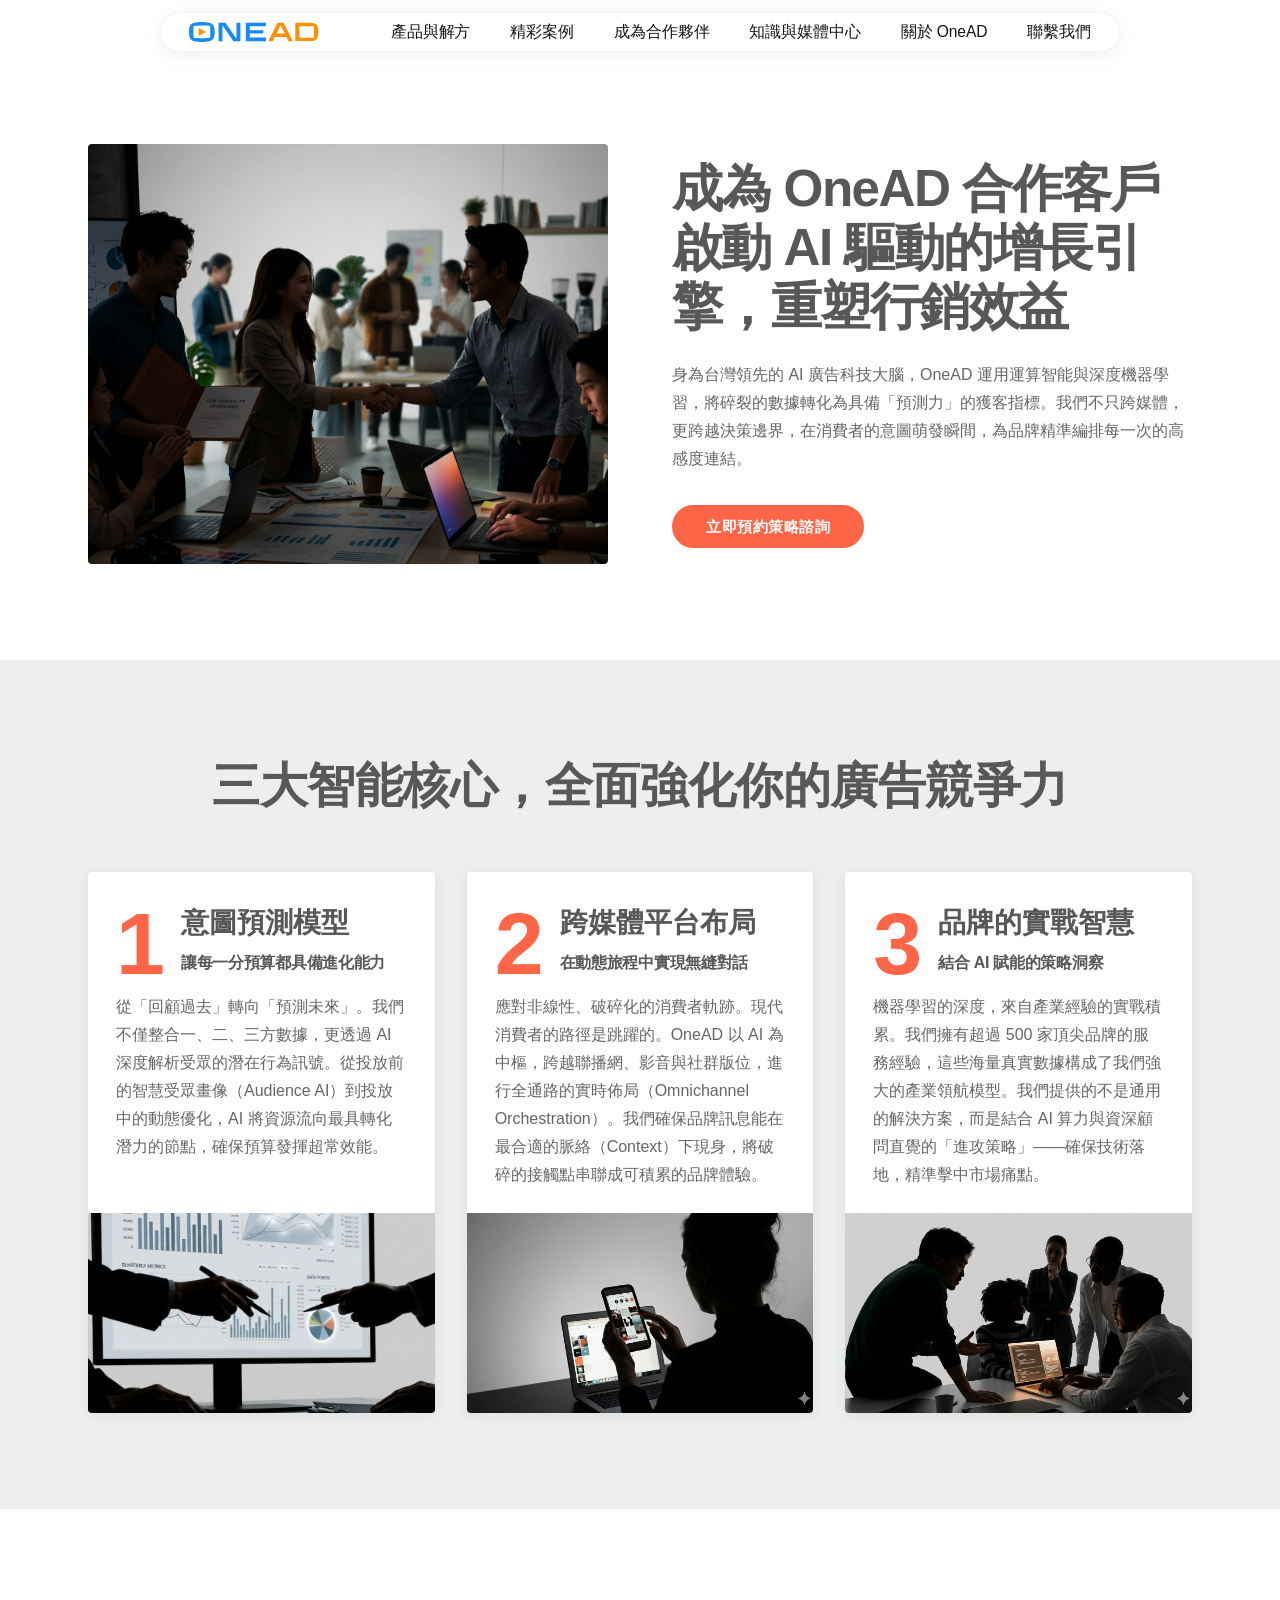
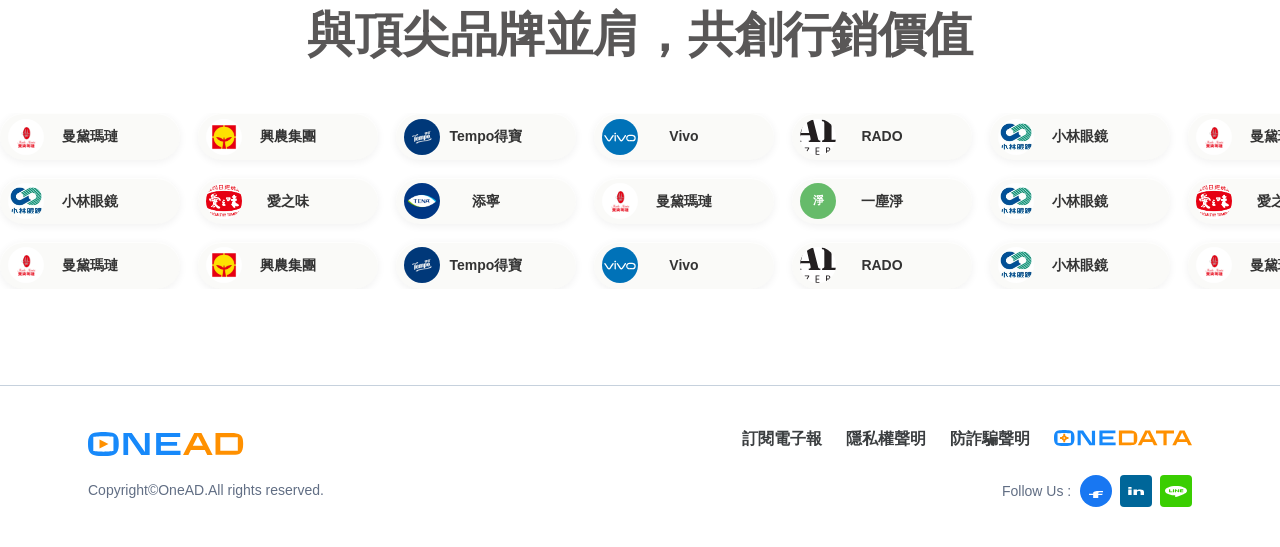
<file: advertiser.html>
<!DOCTYPE html>
<html lang="zh-TW">

<head>
  <meta charset="UTF-8">
  <meta name="viewport" content="width=device-width, initial-scale=1.0">
  <title>廣告主 | OneAD</title>
  <style>
    :root {
      --orange: #FF6546;
      --dark: #111111;
      --gray: #666666;
      --light: #999999;
      --bg-light: #edefef;         /* 灰色底 (羅小姐指定) */
      --color-heading: #595757;    /* 標題色 (羅小姐指定) */
      --white: #ffffff;
      --max-w: 1200px;

      /* Design System Tokens (對齊 design-system.html) */
      --color-brand: #1789FA;
      --color-brand-hover: #0061CC;
      --color-brand-active: #00428F;
      --color-accent: var(--orange);
      --color-accent-hover: #E5512F;
      --color-accent-active: #B33B1F;
      --color-accent-subtle: #FFF0EC;
      --color-surface: var(--white);
      --color-background-subtle: #F6F5F3;
      --color-border: #D9D8D5;
      --color-text-primary: var(--dark);
      --color-text-inverse: var(--white);
      --color-text-disabled: #B8B6B2;
      --color-focus-brand: rgba(23, 137, 250, 0.35);
      --color-focus-accent: rgba(255, 101, 70, 0.35);
      --radius-pill: 100px;
      --font-family-heading: 'Nunito Sans', 'Noto Sans TC', 'Microsoft JhengHei', '微軟正黑體', sans-serif;
      --duration-fast: 150ms;
      --easing-standard: cubic-bezier(0.2, 0, 0, 1);

      /* ── Typography Spec 0702 (行銷 羅小姐規範) ── */
      /* H1 = 56px / 800 / 1.15 / -0.03em  (Mobile 32px) · Hero 主標 (每頁唯一) */
      /* H2 = 48px / 700 / 1.25 / -0.01em  (Mobile 26px) · 區塊主標 */
      /* H3 = 28px / 700 / 1.35 / 0        (Mobile 22px) · 子區塊標題 */
      /* H4 = 20px / 600 / 1.4             (Mobile 18px) · 卡片標題 */
      /* H5 = 16px / 600 / 1.5 / +0.01em   (Mobile 15px) · 小標題 */
      /* P  = 16px / 400 / 1.75 */
      /* Button = 15px / 600 */
    }

    *,
    *::before,
    *::after {
      box-sizing: border-box;
      margin: 0;
      padding: 0;
    }

    html {
      scroll-behavior: smooth;
    }

    body {
      font-family: -apple-system, BlinkMacSystemFont, 'Segoe UI', '微軟正黑體', 'Microsoft JhengHei', sans-serif;
      color: var(--dark);
      background: var(--white);
      line-height: 1.6;
    }

    img {
      display: block;
      max-width: 100%;
    }

    a {
      text-decoration: none;
      color: inherit;
    }

    .container {
      max-width: var(--max-w);
      margin: 0 auto;
      padding: 0 48px;
    }

    /* ── BUTTON (Typography Spec: 15px) ── */
    .btn {
      display: inline-flex;
      align-items: center;
      justify-content: center;
      gap: 8px;
      padding: 12px 32px;
      border-radius: var(--radius-pill);
      font-family: var(--font-family-heading);
      font-size: 15px;
      font-weight: 600;
      letter-spacing: 0.5px;
      line-height: 1;
      white-space: nowrap;
      cursor: pointer;
      border: 2px solid transparent;
      transition: all var(--duration-fast) var(--easing-standard);
    }

    .btn--primary {
      background: var(--color-brand);
      color: var(--color-text-inverse);
      border-color: var(--color-brand);
    }
    .btn--primary:hover { background: var(--color-brand-hover); border-color: var(--color-brand-hover); }
    .btn--primary.is-active { background: var(--color-brand-active); border-color: var(--color-brand-active); }
    .btn--primary.is-focus { box-shadow: 0 0 0 3px var(--color-focus-brand); }

    .btn--accent {
      background: var(--color-accent);
      color: var(--color-text-inverse);
      border-color: var(--color-accent);
    }
    .btn--accent:hover { background: var(--color-accent-hover); border-color: var(--color-accent-hover); }
    .btn--accent.is-active { background: var(--color-accent-active); border-color: var(--color-accent-active); }
    .btn--accent.is-focus { box-shadow: 0 0 0 3px var(--color-focus-accent); }

    .btn--secondary {
      background: var(--color-surface);
      color: var(--color-text-primary);
      border-color: var(--color-border);
    }
    .btn--secondary:hover { background: var(--color-background-subtle); }
    .btn--secondary.is-focus { box-shadow: 0 0 0 3px var(--color-focus-brand); }

    .btn--ghost {
      background: transparent;
      color: var(--color-accent);
      border-color: transparent;
    }
    .btn--ghost:hover { background: var(--color-accent-subtle); }
    .btn--ghost.is-focus { box-shadow: 0 0 0 3px var(--color-focus-accent); }

    .btn--disabled {
      background: var(--color-background-subtle);
      color: var(--color-text-disabled);
      border-color: transparent;
      cursor: not-allowed;
    }

    /* ── NAVBAR ── */
    .navbar-outer {
      position: sticky;
      top: 0;
      z-index: 1000;
      display: flex;
      justify-content: center;
      padding: 12px 24px;
      pointer-events: none;
    }

    .navbar {
      pointer-events: auto;
      width: 100%;
      max-width: 960px;
      height: 40px;
      display: flex;
      align-items: center;
      justify-content: space-between;
      padding: 0 28px;
      background: rgba(255, 255, 255, 0.8);
      -webkit-backdrop-filter: blur(15px);
      backdrop-filter: blur(15px);
      border: 1px solid rgba(0, 0, 0, 0.05);
      border-radius: 40px;
      box-shadow: 0 4px 20px rgba(0, 0, 0, 0.06);
      font-family: Arial, sans-serif;
    }

    .navbar__logo img {
      display: block;
      width: 130px;
      height: 20px;
    }

    .navbar__links {
      display: flex;
      list-style: none;
      gap: 40px;
    }

    .navbar__links a {
      display: block;
      font-size: 15.6px;
      color: #141414;
      letter-spacing: -0.1px;
      line-height: 1;
      transition: color .2s;
      white-space: nowrap;
    }

    .navbar__links a:hover {
      color: var(--orange);
    }

    .navbar__hamburger {
      display: none;
      flex-direction: column;
      gap: 5px;
      background: none;
      border: none;
      cursor: pointer;
      padding: 4px;
    }

    .navbar__hamburger span {
      display: block;
      width: 22px;
      height: 2px;
      background: #141414;
      border-radius: 2px;
      transition: all .3s;
    }

    .navbar__hamburger.active span:nth-child(1) {
      transform: translateY(7px) rotate(45deg);
    }

    .navbar__hamburger.active span:nth-child(2) {
      opacity: 0;
    }

    .navbar__hamburger.active span:nth-child(3) {
      transform: translateY(-7px) rotate(-45deg);
    }

    /* ── HERO ── */
    .ad-hero {
      padding: 80px 0 96px;
    }

    .ad-hero__grid {
      display: grid;
      grid-template-columns: 1fr 1fr;
      gap: 64px;
      align-items: center;
    }

    .ad-hero__photo {
      width: 100%;
      height: 420px;
      overflow: hidden;
      border-radius: 4px;
    }

    .ad-hero__photo img {
      width: 100%;
      height: 100%;
      object-fit: cover;
    }

    /* H1 · 56px / 800 / 1.15 / -0.03em (Mobile 32px) */
    .ad-hero__title {
      font-size: clamp(32px, 4vw, 56px);
      font-weight: 800;
      color: var(--color-heading);
      line-height: 1.15;
      letter-spacing: -0.03em;
      margin-bottom: 24px;
    }

    /* P · 16px / 400 / 175% */
    .ad-hero__body {
      font-size: 16px;
      font-weight: 400;
      color: var(--gray);
      line-height: 1.75;
      margin-bottom: 32px;
    }

    /* ── THREE CORES ── */
    .cores {
      padding: 96px 0;
      background: var(--bg-light);
    }

    /* H2 · 48px / 700 / 1.25 / -0.01em (Mobile 26px) */
    .cores__heading {
      font-size: clamp(26px, 4vw, 48px);
      font-weight: 700;
      color: var(--color-heading);
      letter-spacing: -0.01em;
      line-height: 1.25;
      margin-bottom: 56px;
      text-align: center;
    }

    .cores__grid {
      display: grid;
      grid-template-columns: repeat(3, 1fr);
      gap: 32px;
    }

    .core {
      background: var(--white);
      border-radius: 4px;
      overflow: hidden;
      box-shadow: 0 2px 14px rgba(0, 0, 0, .07);
      display: flex;
      flex-direction: column;
      transition: transform .25s, box-shadow .25s;
      position: relative;
    }

    .core:hover {
      transform: translateY(-6px);
      box-shadow: 0 14px 36px rgba(0, 0, 0, .12);
    }

    .core__body {
      padding: 32px 28px 24px;
    }

    /* 卡片編號 · 88px 實色 #ff6546 (羅小姐指定)，浮動於左側讓 H3/P 環繞 */
    .core__num {
      float: left;
      font-size: 88px;
      font-weight: 900;
      color: #ff6546;
      line-height: 0.9;
      font-family: 'Arial Black', Arial, sans-serif;
      margin-right: 16px;
      user-select: none;
    }

    /* H3 · 28px / 700 / 1.35 / 0 (Mobile 22px) */
    .core__title {
      font-size: clamp(22px, 2.2vw, 28px);
      font-weight: 700;
      color: var(--color-heading);
      margin-bottom: 8px;
      line-height: 1.35;
      letter-spacing: 0;
    }

    .core__subtitle {
      font-size: 16px;
      font-weight: 700;
      color: var(--color-heading);
      margin-bottom: 18px;
      letter-spacing: -0.3px;
    }

    /* P · 16px / 400 / 175% */
    .core__desc {
      font-size: 16px;
      font-weight: 400;
      color: var(--gray);
      line-height: 1.75;
    }

    /* 清除浮動 · 避免影響下方圖片區塊 */
    .core__body::after {
      content: '';
      display: block;
      clear: both;
    }

    .core__desc strong {
      color: var(--dark);
      font-weight: 700;
    }

    .core__img {
      width: 100%;
      height: 200px;
      overflow: hidden;
      margin-top: auto;
    }

    .core__img img {
      width: 100%;
      height: 100%;
      object-fit: cover;
    }

    /* ── BRAND WALL ── */
    .brands {
      padding: 96px 0;
      overflow: hidden;
    }

    /* H2 · 48px / 700 / 1.25 / -0.01em (Mobile 26px) */
    .brands__heading {
      font-size: clamp(26px, 4vw, 48px);
      font-weight: 700;
      color: var(--color-heading);
      letter-spacing: -0.01em;
      line-height: 1.25;
      margin-bottom: 48px;
      text-align: center;
    }

    .brand-rows {
      display: flex;
      flex-direction: column;
      gap: 18px;
      overflow: hidden;
    }

    /* UL · 品牌列表 */
    .brand-row {
      display: flex;
      width: max-content;
      gap: 18px;
      list-style: none;
      padding: 0;
      margin: 0;
      animation: scrollLeft 38s linear infinite;
      animation-play-state: paused;
    }

    .brand-row--reverse {
      animation: scrollRight 38s linear infinite;
      animation-play-state: paused;
    }

    .brand-row--slow {
      animation-duration: 50s;
    }

    /* 暫停在不同位置,做出錯落滿版效果 */
    .brand-rows .brand-row:nth-child(1) { animation-delay: -6s; }
    .brand-rows .brand-row:nth-child(2) { animation-delay: -22s; }
    .brand-rows .brand-row:nth-child(3) { animation-delay: -14s; }

    @keyframes scrollLeft {
      0%   { transform: translateX(0); }
      100% { transform: translateX(-50%); }
    }

    @keyframes scrollRight {
      0%   { transform: translateX(-50%); }
      100% { transform: translateX(0); }
    }

    /* LI · 品牌項目 (羅小姐指定 · 等寬、圓 icon 靠左、文字置中) */
    .pill {
      flex-shrink: 0;
      position: relative;
      width: 180px;
      display: flex;
      align-items: center;
      justify-content: center;
      padding: 12px 20px;
      background: #fafaf8;
      border-radius: 100px;
      font-size: 14px;
      font-weight: 600;
      color: #333;
      box-shadow: 0 2px 8px rgba(0, 0, 0, .06), inset 0 1px 0 rgba(255, 255, 255, .8);
      white-space: nowrap;
      list-style: none;
    }

    /* 圓 icon 絕對定位靠左，不影響文字置中 */
    .pill__icon {
      position: absolute;
      left: 8px;
      top: 50%;
      transform: translateY(-50%);
      width: 36px;
      height: 36px;
      border-radius: 50%;
      display: inline-flex;
      align-items: center;
      justify-content: center;
      background: #fff;
      overflow: hidden;
      flex-shrink: 0;
    }

    .pill__icon img {
      width: 100%;
      height: 100%;
      object-fit: cover;
    }

    /* 文字 fallback(沒有 logo 檔的品牌) */
    .pill__icon--yichenjing {
      background: #66bb6a;
      color: #fff;
      font-size: 11px;
      font-weight: 900;
    }

    /* ── FOOTER ── */
    .site-footer {
      background: #fff;
      border-top: 1px solid #c6d1dd;
    }

    .footer__inner {
      display: flex;
      align-items: center;
      justify-content: space-between;
      padding: 40px 0;
      gap: 24px;
    }

    .footer__left {
      display: flex;
      flex-direction: column;
      gap: 24px;
    }

    .footer__logo-onead img {
      display: block;
      width: 156px;
      height: 24px;
    }

    .footer__copyright {
      font-family: 'Nunito Sans', sans-serif;
      font-size: 14px;
      font-weight: 400;
      color: #616e84;
      line-height: 1.5;
      white-space: nowrap;
    }

    .footer__right {
      display: flex;
      flex-direction: column;
      gap: 24px;
      align-items: flex-end;
    }

    .footer__links-row {
      display: flex;
      align-items: center;
      gap: 24px;
    }

    .footer__links-row a {
      font-family: 'Nunito Sans', 'Noto Sans JP', sans-serif;
      font-size: 16px;
      font-weight: 600;
      color: #3b3e40;
      text-decoration: none;
      white-space: nowrap;
    }

    .footer__links-row a:hover {
      text-decoration: underline;
    }

    .footer__logo-onedata img {
      display: block;
      width: 138px;
      height: 16px;
    }

    .footer__social-row {
      display: flex;
      align-items: center;
      gap: 8px;
    }

    .footer__follow-label {
      font-family: 'Nunito Sans', sans-serif;
      font-size: 14px;
      color: #616e84;
      line-height: 1.5;
      white-space: nowrap;
      width: 70px;
    }

    .social-icon {
      display: flex;
      align-items: center;
      justify-content: center;
      width: 32px;
      height: 32px;
      overflow: hidden;
      text-decoration: none;
      flex-shrink: 0;
      position: relative;
    }

    .social-icon--fb {
      background: #1877f2;
      border-radius: 64px;
    }

    .social-icon--linkedin {
      background: #006699;
      border-radius: 4px;
    }

    .social-icon--line {
      background: #3ace01;
      border-radius: 4px;
    }

    .social-icon img {
      display: block;
      position: absolute;
      object-fit: contain;
    }

    .social-icon--fb img {
      top: 19.53%;
      left: 29.49%;
      width: 43%;
      height: 80.47%;
    }

    .social-icon--linkedin img {
      top: 25%;
      left: 25%;
      width: 50%;
      height: 48.84%;
    }

    .social-icon--line img {
      top: 20.83%;
      left: 16.67%;
      width: 66.66%;
      height: 62.45%;
    }

    /* ── RWD ── */
    @media (max-width: 1024px) {
      .container {
        padding: 0 32px;
      }

      .navbar-outer {
        padding: 12px 16px;
      }

      .ad-hero__grid {
        grid-template-columns: 1fr;
        gap: 32px;
      }

      .ad-hero__photo {
        height: 340px;
      }

      .cores__grid {
        grid-template-columns: 1fr;
        gap: 24px;
      }
    }

    @media (max-width: 768px) {
      .container {
        padding: 0 20px;
      }

      .navbar-outer {
        padding: 10px 12px;
      }

      .navbar {
        padding: 0 18px;
        position: relative;
        border-radius: 12px;
      }

      .navbar__hamburger {
        display: flex;
      }

      .navbar__links {
        display: none;
        position: absolute;
        top: calc(100% + 8px);
        left: 0;
        right: 0;
        background: rgba(255, 255, 255, 0.95);
        -webkit-backdrop-filter: blur(15px);
        backdrop-filter: blur(15px);
        border: 1px solid rgba(0, 0, 0, 0.07);
        border-radius: 12px;
        flex-direction: column;
        gap: 0;
        padding: 8px 0 12px;
        box-shadow: 0 8px 24px rgba(0, 0, 0, .1);
      }

      .navbar__links.open {
        display: flex;
      }

      .navbar__links a {
        padding: 12px 20px;
        font-size: 15px;
      }

      .ad-hero {
        padding: 48px 0 56px;
      }

      .ad-hero__photo {
        height: 240px;
      }

      /* RWD Mobile 字級規範 · H1=32px / H2=26px / H3=22px */
      .ad-hero__title { font-size: 32px; }
      .cores__heading { font-size: 26px; }
      .brands__heading { font-size: 26px; }
      .core__title { font-size: 22px; }

      .cores {
        padding: 56px 0;
      }

      .brands {
        padding: 56px 0;
      }

      .footer__inner {
        flex-direction: column;
        align-items: flex-start;
        padding: 32px 0;
      }

      .footer__right {
        align-items: flex-start;
        width: 100%;
      }

      .footer__links-row {
        flex-wrap: wrap;
        gap: 16px;
      }
    }
  </style>
</head>

<body>

  <!-- ══ NAVBAR ══ -->
  <header class="navbar-outer">
    <nav class="navbar" id="navbar">
      <a href="#" class="navbar__logo">
        <img src="images/logo.svg" alt="ONEAD" height="20">
      </a>
      <button class="navbar__hamburger" id="hamburger" aria-label="選單">
        <span></span><span></span><span></span>
      </button>
      <ul class="navbar__links" id="navLinks">
        <li><a href="#">產品與解方</a></li>
        <li><a href="#">精彩案例</a></li>
        <li><a href="#">成為合作夥伴</a></li>
        <li><a href="#">知識與媒體中心</a></li>
        <li><a href="#">關於 OneAD</a></li>
        <li><a href="#">聯繫我們</a></li>
      </ul>
    </nav>
  </header>

  <!-- ══ HERO ══ -->
  <section class="ad-hero">
    <div class="container">
      <div class="ad-hero__grid">
        <div class="ad-hero__photo">
          <img src="images/Advertisers-hero-0702.png" alt="OneAD 合作客戶">
        </div>
        <div class="ad-hero__content">
          <!-- H1 · 56px / 800 / 1.15 / -0.03em -->
          <h1 class="ad-hero__title">
            成為 OneAD 合作客戶
            啟動 AI 驅動的增長引擎，重塑行銷效益
          </h1>
          <!-- P · 16px / 400 / 175% -->
          <p class="ad-hero__body">
            身為台灣領先的 AI 廣告科技大腦，OneAD 運用運算智能與深度機器學習，將碎裂的數據轉化為具備「預測力」的獲客指標。我們不只跨媒體，更跨越決策邊界，在消費者的意圖萌發瞬間，為品牌精準編排每一次的高感度連結。
          </p>
          <!-- Button · 15px / 600 -->
          <a href="#" class="btn btn--accent">立即預約策略諮詢</a>
        </div>
      </div>
    </div>
  </section>

  <!-- ══ THREE CORES ══ -->
  <section class="cores">
    <div class="container">
      <!-- H2 · 48px / 700 / 1.25 / -0.01em -->
      <h2 class="cores__heading">三大智能核心，全面強化你的廣告競爭力</h2>

      <div class="cores__grid">

        <!-- Core 1 -->
        <article class="core">
          <div class="core__body">
            <span class="core__num">1</span>
            <!-- H3 · 28px / 700 / 1.35 -->
            <h3 class="core__title">意圖預測模型</h3>
            <p class="core__subtitle">讓每一分預算都具備進化能力</p>
            <!-- P · 16px / 400 / 175% -->
            <p class="core__desc">
              從「回顧過去」轉向「預測未來」。我們不僅整合一、二、三方數據，更透過 AI 深度解析受眾的潛在行為訊號。從投放前的智慧受眾畫像（Audience AI）到投放中的動態優化，AI 將資源流向最具轉化潛力的節點，確保預算發揮超常效能。
            </p>
          </div>
          <div class="core__img">
            <img src="images/Advertisers-1-0702.png" alt="意圖預測模型">
          </div>
        </article>

        <!-- Core 2 -->
        <article class="core">
          <div class="core__body">
            <span class="core__num">2</span>
            <!-- H3 · 28px / 700 / 1.35 -->
            <h3 class="core__title">跨媒體平台布局</h3>
            <p class="core__subtitle">在動態旅程中實現無縫對話</p>
            <!-- P · 16px / 400 / 175% -->
            <p class="core__desc">
              應對非線性、破碎化的消費者軌跡。現代消費者的路徑是跳躍的。OneAD 以 AI 為中樞，跨越聯播網、影音與社群版位，進行全通路的實時佈局（Omnichannel Orchestration）。我們確保品牌訊息能在最合適的脈絡（Context）下現身，將破碎的接觸點串聯成可積累的品牌體驗。
            </p>
          </div>
          <div class="core__img">
            <img src="images/Advertisers-2-0702.png" alt="跨媒體平台布局">
          </div>
        </article>

        <!-- Core 3 -->
        <article class="core">
          <div class="core__body">
            <span class="core__num">3</span>
            <!-- H3 · 28px / 700 / 1.35 -->
            <h3 class="core__title">品牌的實戰智慧</h3>
            <p class="core__subtitle">結合 AI 賦能的策略洞察</p>
            <!-- P · 16px / 400 / 175% -->
            <p class="core__desc">
              機器學習的深度，來自產業經驗的實戰積累。我們擁有超過 500 家頂尖品牌的服務經驗，這些海量真實數據構成了我們強大的產業領航模型。我們提供的不是通用的解決方案，而是結合 AI 算力與資深顧問直覺的「進攻策略」——確保技術落地，精準擊中市場痛點。
            </p>
          </div>
          <div class="core__img">
            <img src="images/Advertisers-3-0702.png" alt="500+ 品牌實戰智慧">
          </div>
        </article>

      </div>
    </div>
  </section>

  <!-- ══ BRAND WALL ══ -->
  <section class="brands">
    <div class="container">
      <!-- H2 · 48px / 700 / 1.25 / -0.01em -->
      <h2 class="brands__heading">與頂尖品牌並肩，共創行銷價值</h2>
    </div>

    <div class="brand-rows">
      <!-- UL · Row 1 -->
      <ul class="brand-row">
        <li class="pill"><span class="pill__icon"><img src="images/logo/曼黛瑪璉.jpg" alt="曼黛瑪璉"></span>曼黛瑪璉</li>
        <li class="pill"><span class="pill__icon"><img src="images/logo/興農集團.png" alt="興農集團"></span>興農集團</li>
        <li class="pill"><span class="pill__icon"><img src="images/logo/Tempo得寶.png" alt="Tempo得寶"></span>Tempo得寶</li>
        <li class="pill"><span class="pill__icon"><img src="images/logo/vivo-1.svg" alt="Vivo"></span>Vivo</li>
        <li class="pill"><span class="pill__icon"><img src="images/logo/Rado_logo.svg" alt="RADO"></span>RADO</li>
        <li class="pill"><span class="pill__icon"><img src="images/logo/小林眼鏡.jpg" alt="小林眼鏡"></span>小林眼鏡</li>
        <!-- duplicate -->
        <li class="pill"><span class="pill__icon"><img src="images/logo/曼黛瑪璉.jpg" alt="曼黛瑪璉"></span>曼黛瑪璉</li>
        <li class="pill"><span class="pill__icon"><img src="images/logo/興農集團.png" alt="興農集團"></span>興農集團</li>
        <li class="pill"><span class="pill__icon"><img src="images/logo/Tempo得寶.png" alt="Tempo得寶"></span>Tempo得寶</li>
        <li class="pill"><span class="pill__icon"><img src="images/logo/vivo-1.svg" alt="Vivo"></span>Vivo</li>
        <li class="pill"><span class="pill__icon"><img src="images/logo/Rado_logo.svg" alt="RADO"></span>RADO</li>
        <li class="pill"><span class="pill__icon"><img src="images/logo/小林眼鏡.jpg" alt="小林眼鏡"></span>小林眼鏡</li>
      </ul>

      <!-- UL · Row 2 (reverse) -->
      <ul class="brand-row brand-row--reverse brand-row--slow">
        <li class="pill"><span class="pill__icon"><img src="images/logo/小林眼鏡.jpg" alt="小林眼鏡"></span>小林眼鏡</li>
        <li class="pill"><span class="pill__icon"><img src="images/logo/愛之味.png" alt="愛之味"></span>愛之味</li>
        <li class="pill"><span class="pill__icon"><img src="images/logo/添寧.png" alt="添寧"></span>添寧</li>
        <li class="pill"><span class="pill__icon"><img src="images/logo/曼黛瑪璉.jpg" alt="曼黛瑪璉"></span>曼黛瑪璉</li>
        <li class="pill"><span class="pill__icon pill__icon--yichenjing">淨</span>一塵淨</li>
        <!-- duplicate -->
        <li class="pill"><span class="pill__icon"><img src="images/logo/小林眼鏡.jpg" alt="小林眼鏡"></span>小林眼鏡</li>
        <li class="pill"><span class="pill__icon"><img src="images/logo/愛之味.png" alt="愛之味"></span>愛之味</li>
        <li class="pill"><span class="pill__icon"><img src="images/logo/添寧.png" alt="添寧"></span>添寧</li>
        <li class="pill"><span class="pill__icon"><img src="images/logo/曼黛瑪璉.jpg" alt="曼黛瑪璉"></span>曼黛瑪璉</li>
        <li class="pill"><span class="pill__icon pill__icon--yichenjing">淨</span>一塵淨</li>
      </ul>

      <!-- UL · Row 3 -->
      <ul class="brand-row">
        <li class="pill"><span class="pill__icon"><img src="images/logo/曼黛瑪璉.jpg" alt="曼黛瑪璉"></span>曼黛瑪璉</li>
        <li class="pill"><span class="pill__icon"><img src="images/logo/興農集團.png" alt="興農集團"></span>興農集團</li>
        <li class="pill"><span class="pill__icon"><img src="images/logo/Tempo得寶.png" alt="Tempo得寶"></span>Tempo得寶</li>
        <li class="pill"><span class="pill__icon"><img src="images/logo/vivo-1.svg" alt="Vivo"></span>Vivo</li>
        <li class="pill"><span class="pill__icon"><img src="images/logo/Rado_logo.svg" alt="RADO"></span>RADO</li>
        <li class="pill"><span class="pill__icon"><img src="images/logo/小林眼鏡.jpg" alt="小林眼鏡"></span>小林眼鏡</li>
        <!-- duplicate -->
        <li class="pill"><span class="pill__icon"><img src="images/logo/曼黛瑪璉.jpg" alt="曼黛瑪璉"></span>曼黛瑪璉</li>
        <li class="pill"><span class="pill__icon"><img src="images/logo/興農集團.png" alt="興農集團"></span>興農集團</li>
        <li class="pill"><span class="pill__icon"><img src="images/logo/Tempo得寶.png" alt="Tempo得寶"></span>Tempo得寶</li>
        <li class="pill"><span class="pill__icon"><img src="images/logo/vivo-1.svg" alt="Vivo"></span>Vivo</li>
        <li class="pill"><span class="pill__icon"><img src="images/logo/Rado_logo.svg" alt="RADO"></span>RADO</li>
        <li class="pill"><span class="pill__icon"><img src="images/logo/小林眼鏡.jpg" alt="小林眼鏡"></span>小林眼鏡</li>
      </ul>
    </div>
  </section>

  <!-- ══ FOOTER ══ -->
  <footer class="site-footer">
    <div class="container">
      <div class="footer__inner">
        <div class="footer__left">
          <div class="footer__logo-onead">
            <img src="images/footer-logo.svg" alt="ONEAD">
          </div>
          <p class="footer__copyright">Copyright©OneAD.All rights reserved.</p>
        </div>
        <div class="footer__right">
          <div class="footer__links-row">
            <a href="#">訂閱電子報</a>
            <a href="#">隱私權聲明</a>
            <a href="#">防詐騙聲明</a>
            <div class="footer__logo-onedata">
              <img src="images/onedata.svg" alt="ONEDATA">
            </div>
          </div>
          <div class="footer__social-row">
            <span class="footer__follow-label">Follow Us :</span>
            <a href="#" class="social-icon social-icon--fb" aria-label="Facebook">
              <img src="images/fb.svg" alt="FB">
            </a>
            <a href="#" class="social-icon social-icon--linkedin" aria-label="LinkedIn">
              <img src="images/in.svg" alt="LinkedIn">
            </a>
            <a href="#" class="social-icon social-icon--line" aria-label="LINE">
              <img src="images/line.svg" alt="LINE">
            </a>
          </div>
        </div>
      </div>
    </div>
  </footer>

  <script>
    const hamburger = document.getElementById('hamburger');
    const navLinks = document.getElementById('navLinks');
    hamburger.addEventListener('click', () => {
      hamburger.classList.toggle('active');
      navLinks.classList.toggle('open');
    });
    document.querySelectorAll('.navbar__links a').forEach(link => {
      link.addEventListener('click', () => {
        hamburger.classList.remove('active');
        navLinks.classList.remove('open');
      });
    });
  </script>

</body>

</html>
</file>
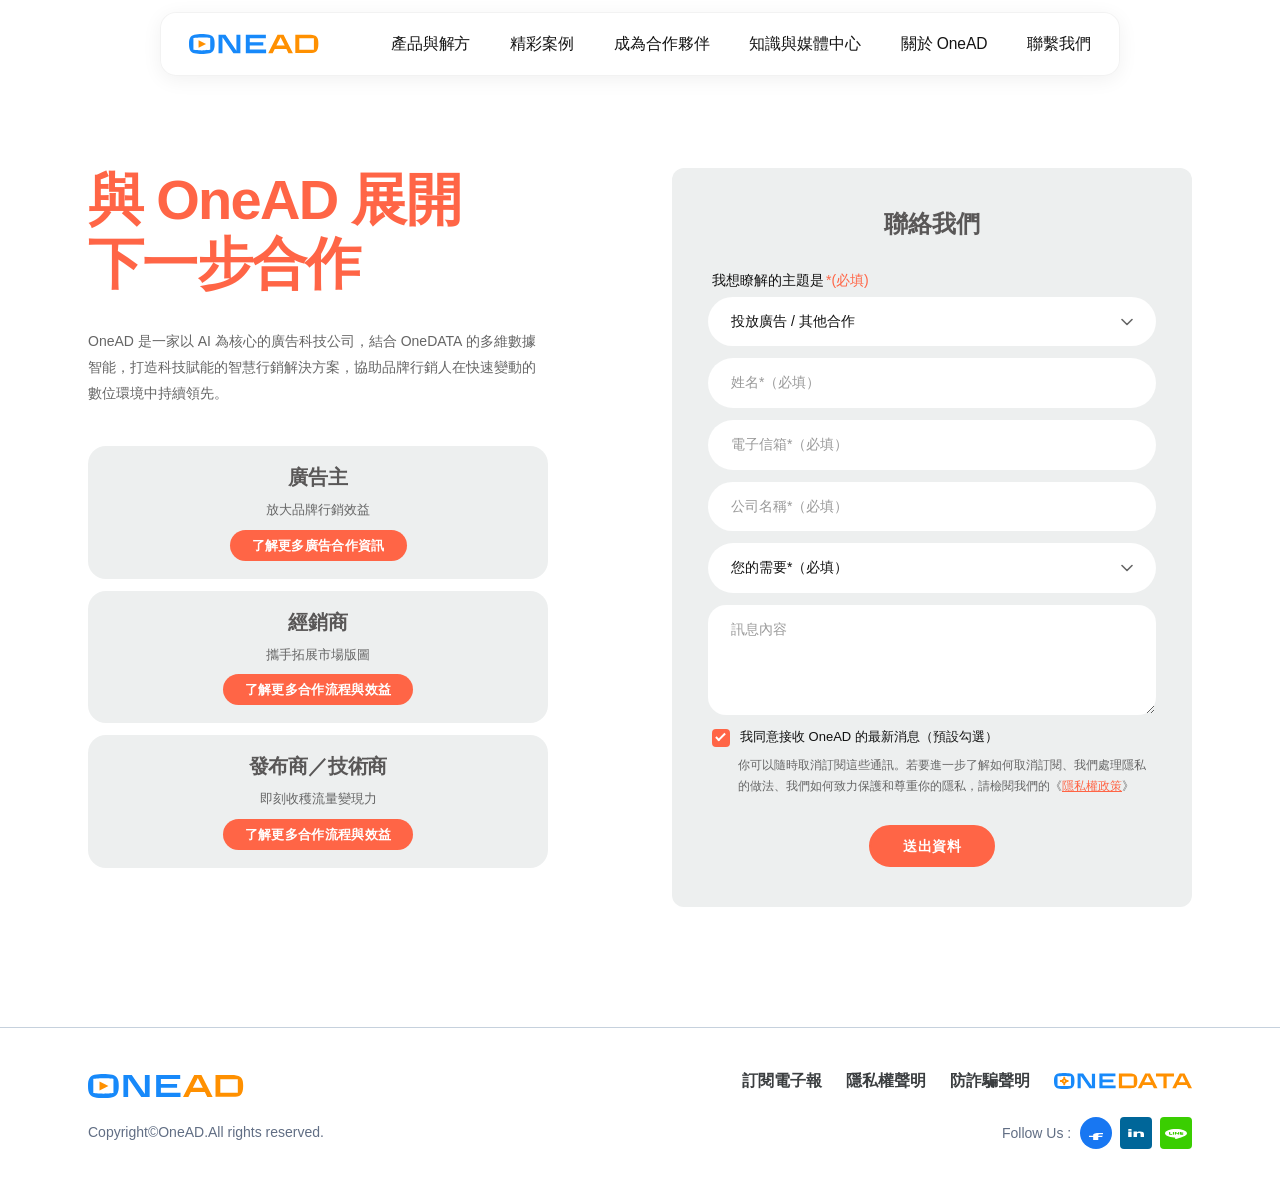
<file: contact.html>
<!DOCTYPE html>
<html lang="zh-TW">

<head>
  <meta charset="UTF-8">
  <meta name="viewport" content="width=device-width, initial-scale=1.0">
  <title>聯絡我們 | OneAD</title>
  <style>
    :root {
      --orange: #FF6546;
      --dark: #111111;
      --gray: #666666;
      --light: #999999;
      --bg-light: #f6f5f3;
      --white: #ffffff;
      --max-w: 1200px;

      /* Design System Tokens (對齊 design-system.html) */
      --color-brand: #1789FA;
      --color-brand-hover: #0061CC;
      --color-brand-active: #00428F;
      --color-accent: var(--orange);
      --color-accent-hover: #E5512F;
      --color-accent-active: #B33B1F;
      --color-accent-subtle: #FFF0EC;
      --color-surface: var(--white);
      --color-background-subtle: #F6F5F3;
      --color-border: #D9D8D5;
      --color-text-primary: var(--dark);
      --color-text-inverse: var(--white);
      --color-text-disabled: #B8B6B2;
      --color-focus-brand: rgba(23, 137, 250, 0.35);
      --color-focus-accent: rgba(255, 101, 70, 0.35);
      --radius-pill: 100px;
      --font-family-heading: 'Nunito Sans', 'Noto Sans TC', 'Microsoft JhengHei', '微軟正黑體', sans-serif;
      --duration-fast: 150ms;
      --easing-standard: cubic-bezier(0.2, 0, 0, 1);

      /* Contact page specific */
      --contact-card-bg: #edefef;
    }

    *,
    *::before,
    *::after {
      box-sizing: border-box;
      margin: 0;
      padding: 0;
    }

    html {
      scroll-behavior: smooth;
    }

    body {
      font-family: -apple-system, BlinkMacSystemFont, 'Segoe UI', '微軟正黑體', 'Microsoft JhengHei', sans-serif;
      color: var(--dark);
      background: var(--white);
      line-height: 1.6;
    }

    img {
      display: block;
      max-width: 100%;
    }

    a {
      text-decoration: none;
      color: inherit;
    }

    .container {
      max-width: var(--max-w);
      margin: 0 auto;
      padding: 0 48px;
    }

    /* ── BUTTON (對齊 design-system.html) ── */
    .btn {
      display: inline-flex;
      align-items: center;
      justify-content: center;
      gap: 8px;
      padding: 12px 32px;
      border-radius: var(--radius-pill);
      font-family: var(--font-family-heading);
      font-size: 14px;
      font-weight: 600;
      letter-spacing: 0.5px;
      line-height: 1;
      white-space: nowrap;
      cursor: pointer;
      border: 2px solid transparent;
      transition: all var(--duration-fast) var(--easing-standard);
    }

    .btn--accent {
      background: var(--color-accent);
      color: var(--color-text-inverse);
      border-color: var(--color-accent);
    }
    .btn--accent:hover { background: var(--color-accent-hover); border-color: var(--color-accent-hover); }
    .btn--accent.is-active { background: var(--color-accent-active); border-color: var(--color-accent-active); }
    .btn--accent.is-focus { box-shadow: 0 0 0 3px var(--color-focus-accent); }

    /* ── NAVBAR ── */
    .navbar-outer {
      position: sticky;
      top: 0;
      z-index: 1000;
      display: flex;
      justify-content: center;
      padding: 12px 24px;
      pointer-events: none;
    }

    .navbar {
      pointer-events: auto;
      width: 100%;
      max-width: 960px;
      height: 64px;
      display: flex;
      align-items: center;
      justify-content: space-between;
      padding: 0 28px;
      background: rgba(255, 255, 255, 0.8);
      -webkit-backdrop-filter: blur(15px);
      backdrop-filter: blur(15px);
      border: 1px solid rgba(0, 0, 0, 0.05);
      border-radius: 16px;
      box-shadow: 0 4px 20px rgba(0, 0, 0, 0.06);
      font-family: Arial, sans-serif;
    }

    .navbar__logo img {
      display: block;
      width: 130px;
      height: 20px;
    }

    .navbar__links {
      display: flex;
      list-style: none;
      gap: 40px;
    }

    .navbar__links a {
      display: block;
      font-size: 15.6px;
      color: #141414;
      letter-spacing: -0.1px;
      line-height: 1;
      transition: color .2s;
      white-space: nowrap;
    }

    .navbar__links a:hover {
      color: var(--orange);
    }

    .navbar__hamburger {
      display: none;
      flex-direction: column;
      gap: 5px;
      background: none;
      border: none;
      cursor: pointer;
      padding: 4px;
    }

    .navbar__hamburger span {
      display: block;
      width: 22px;
      height: 2px;
      background: #141414;
      border-radius: 2px;
      transition: all .3s;
    }

    .navbar__hamburger.active span:nth-child(1) {
      transform: translateY(7px) rotate(45deg);
    }

    .navbar__hamburger.active span:nth-child(2) {
      opacity: 0;
    }

    .navbar__hamburger.active span:nth-child(3) {
      transform: translateY(-7px) rotate(-45deg);
    }

    /* ── CONTACT ── */
    .contact {
      padding: 80px 0 120px;
      background: var(--white);
    }

    .contact__layout {
      display: grid;
      grid-template-columns: 1fr 1fr;
      gap: 64px;
      align-items: start;
    }

    .contact__intro {
      display: flex;
      flex-direction: column;
      gap: 32px;
    }

    .contact__title {
      font-family: var(--font-family-heading);
      font-size: 56px;
      font-weight: 800;
      color: var(--color-accent);
      line-height: 1.15;
      letter-spacing: -0.03em;
    }

    .contact__title__line {
      display: block;
    }

    .contact__intro-desc {
      font-family: -apple-system, BlinkMacSystemFont, 'Segoe UI', '微軟正黑體', 'Microsoft JhengHei', sans-serif;
      font-size: 14px;
      font-weight: 400;
      color: var(--gray);
      line-height: 1.85;
      letter-spacing: normal;
      max-width: 460px;
    }

    /* CTA cards (left column, below intro) */
    .contact__cta-cards {
      list-style: none;
      display: flex;
      flex-direction: column;
      gap: 12px;
      margin-top: 8px;
      max-width: 460px;
    }

    .cta-card {
      border-radius: 18px;
      padding: 18px 24px;
      color: #595757;
      background: var(--contact-card-bg);
      display: flex;
      flex-direction: column;
      align-items: center;
      gap: 10px;
      text-align: center;
    }

    .cta-card__subtitle { color: var(--gray); }

    .cta-card__title {
      font-family: var(--font-family-heading);
      font-size: 20px;
      font-weight: 800;
      line-height: 1.3;
      letter-spacing: -0.01em;
    }

    .cta-card__subtitle {
      font-size: 13px;
      font-weight: 500;
      line-height: 1.5;
    }

    .cta-card__btn {
      display: inline-flex;
      align-items: center;
      justify-content: center;
      padding: 9px 22px;
      background: var(--color-accent);
      border-radius: var(--radius-pill);
      font-family: var(--font-family-heading);
      font-size: 13px;
      font-weight: 700;
      letter-spacing: 0.3px;
      line-height: 1;
      color: var(--white);
      transition: background var(--duration-fast) var(--easing-standard),
                  transform var(--duration-fast) var(--easing-standard),
                  box-shadow var(--duration-fast) var(--easing-standard);
    }

    .cta-card__btn:hover {
      background: var(--color-accent-hover);
      transform: translateY(-2px);
      box-shadow: 0 6px 18px rgba(255, 101, 70, 0.25);
    }

    .contact__card {
      width: 100%;
      max-width: 520px;
      margin: 0;
      background: var(--contact-card-bg);
      border-radius: 12px;
      padding: 40px 36px;
      display: flex;
      flex-direction: column;
      justify-content: center;
      transition: background var(--duration-fast) var(--easing-standard);
    }

    .contact__card.is-success {
      background: var(--color-accent);
      padding: 96px 40px 96px;
      min-height: 720px;
    }

    .contact__form-intro {
      font-size: 13px;
      color: var(--gray);
      line-height: 1.85;
      margin-bottom: 20px;
    }

    /* Form */
    .contact__form {
      display: flex;
      flex-direction: column;
      gap: 12px;
    }

    .contact__field-label {
      display: block;
      font-size: 14px;
      font-weight: 500;
      color: var(--color-text-primary);
      margin-bottom: -6px;
      padding-left: 4px;
      line-height: 1.4;
    }

    .contact__field-required {
      margin-left: 2px;
      color: var(--color-accent);
    }

    .contact__form-header {
      text-align: center;
      margin-bottom: 20px;
    }

    .contact__form-header__en {
      font-family: var(--font-family-heading);
      font-size: 13px;
      font-weight: 500;
      color: var(--gray);
      letter-spacing: 0.5px;
      margin-bottom: 4px;
    }

    .contact__form-header__zh {
      font-family: var(--font-family-heading);
      font-size: 24px;
      font-weight: 700;
      color: #595757;
      letter-spacing: -0.01em;
      line-height: 1.3;
    }

    .contact__topic-group {
      display: flex;
      flex-direction: column;
      gap: 12px;
    }

    .contact__topic-group[hidden] {
      display: none !important;
    }

    .contact__field-row {
      display: grid;
      grid-template-columns: 1fr 1fr;
      gap: 12px;
    }

    .contact__field-row--phone {
      grid-template-columns: 150px 1fr;
    }

    .contact__field.is-error {
      border-color: var(--color-accent);
      box-shadow: 0 0 0 3px var(--color-focus-accent);
    }

    .contact__field-hint {
      font-size: 12px;
      color: var(--color-accent);
      padding-left: 4px;
      margin-top: -4px;
      line-height: 1.4;
    }

    .contact__terms {
      background: #f4f4f4;
      border-radius: 12px;
      padding: 16px 18px;
      font-size: 12px;
      color: var(--gray);
      line-height: 1.75;
    }

    .contact__terms__title {
      font-weight: 700;
      color: var(--color-text-primary);
      margin-bottom: 6px;
      font-size: 13px;
    }

    .contact__terms p + p {
      margin-top: 8px;
    }

    .contact__consent {
      display: flex;
      gap: 10px;
      align-items: flex-start;
      padding-left: 4px;
      font-size: 13px;
      color: var(--color-text-primary);
      cursor: pointer;
      line-height: 1.5;
    }

    .contact__consent input[type="checkbox"] {
      -webkit-appearance: none;
      appearance: none;
      margin-top: 2px;
      flex-shrink: 0;
      width: 18px;
      height: 18px;
      border: 2px solid #c9c9c9;
      border-radius: 4px;
      background: var(--white);
      cursor: pointer;
      position: relative;
      transition: background var(--duration-fast) var(--easing-standard),
                  border-color var(--duration-fast) var(--easing-standard);
    }

    .contact__consent input[type="checkbox"]:checked {
      background: var(--color-accent);
      border-color: var(--color-accent);
    }

    .contact__consent input[type="checkbox"]:checked::after {
      content: "";
      position: absolute;
      left: 4px;
      top: 0px;
      width: 5px;
      height: 10px;
      border: solid var(--white);
      border-width: 0 2px 2px 0;
      transform: rotate(45deg);
    }

    .contact__consent-desc {
      font-size: 12px;
      color: var(--gray);
      line-height: 1.75;
      padding-left: 30px;
      margin-top: -4px;
    }

    .contact__consent-desc a {
      color: var(--color-accent);
      text-decoration: underline;
    }

    .contact__field {
      width: 100%;
      padding: 14px 22px;
      background: var(--white);
      border: 1px solid transparent;
      border-radius: var(--radius-pill);
      font-family: inherit;
      font-size: 14px;
      color: var(--color-text-primary);
      line-height: 1.4;
      transition: border-color var(--duration-fast) var(--easing-standard),
                  box-shadow var(--duration-fast) var(--easing-standard);
      -webkit-appearance: none;
      appearance: none;
    }

    .contact__field::placeholder {
      color: #9a9a9a;
    }

    .contact__field:focus {
      outline: none;
      border-color: var(--color-accent);
      box-shadow: 0 0 0 3px var(--color-focus-accent);
    }

    select.contact__field {
      background-image: url("data:image/svg+xml,%3Csvg xmlns='http://www.w3.org/2000/svg' width='12' height='8' viewBox='0 0 12 8'%3E%3Cpath fill='none' stroke='%23666' stroke-width='1.6' stroke-linecap='round' stroke-linejoin='round' d='M1 1.5l5 5 5-5'/%3E%3C/svg%3E");
      background-repeat: no-repeat;
      background-position: right 22px center;
      padding-right: 44px;
      cursor: pointer;
    }

    textarea.contact__field {
      min-height: 110px;
      border-radius: 18px;
      resize: vertical;
      font-family: inherit;
    }

    .contact__submit-row {
      display: flex;
      justify-content: center;
      margin-top: 16px;
    }

    /* Success state */
    .contact__success {
      display: flex;
      flex-direction: column;
      align-items: center;
      text-align: center;
      gap: 0;
    }

    .contact__check {
      width: 96px;
      height: 96px;
      border-radius: 50%;
      background: var(--white);
      display: flex;
      align-items: center;
      justify-content: center;
      margin-bottom: 56px;
    }

    .contact__check::before {
      content: "";
      display: block;
      width: 40px;
      height: 22px;
      border-left: 5px solid var(--color-accent);
      border-bottom: 5px solid var(--color-accent);
      transform: rotate(-45deg) translate(3px, -4px);
      border-bottom-left-radius: 2px;
    }

    .contact__success-panel {
      width: 100%;
      background: #FFF6F2;
      border-radius: 12px;
      padding: 32px 24px;
      text-align: center;
    }

    .contact__success-title {
      font-family: var(--font-family-heading);
      font-size: 22px;
      font-weight: 700;
      color: var(--color-accent);
      letter-spacing: 0.5px;
      margin-bottom: 16px;
    }

    .contact__success-desc {
      font-size: 14px;
      color: var(--gray);
      line-height: 1.9;
    }

    [hidden] { display: none !important; }

    /* ── FOOTER ── */
    .site-footer {
      background: #fff;
      border-top: 1px solid #c6d1dd;
    }

    .footer__inner {
      display: flex;
      align-items: center;
      justify-content: space-between;
      padding: 40px 0;
      gap: 24px;
    }

    .footer__left {
      display: flex;
      flex-direction: column;
      gap: 24px;
    }

    .footer__logo-onead img {
      display: block;
      width: 156px;
      height: 24px;
    }

    .footer__copyright {
      font-family: 'Nunito Sans', sans-serif;
      font-size: 14px;
      font-weight: 400;
      color: #616e84;
      line-height: 1.5;
      white-space: nowrap;
    }

    .footer__right {
      display: flex;
      flex-direction: column;
      gap: 24px;
      align-items: flex-end;
    }

    .footer__links-row {
      display: flex;
      align-items: center;
      gap: 24px;
    }

    .footer__links-row a {
      font-family: 'Nunito Sans', 'Noto Sans JP', sans-serif;
      font-size: 16px;
      font-weight: 600;
      color: #3b3e40;
      text-decoration: none;
      white-space: nowrap;
    }

    .footer__links-row a:hover {
      text-decoration: underline;
    }

    .footer__logo-onedata img {
      display: block;
      width: 138px;
      height: 16px;
    }

    .footer__social-row {
      display: flex;
      align-items: center;
      gap: 8px;
    }

    .footer__follow-label {
      font-family: 'Nunito Sans', sans-serif;
      font-size: 14px;
      color: #616e84;
      line-height: 1.5;
      white-space: nowrap;
      width: 70px;
    }

    .social-icon {
      display: flex;
      align-items: center;
      justify-content: center;
      width: 32px;
      height: 32px;
      overflow: hidden;
      text-decoration: none;
      flex-shrink: 0;
      position: relative;
    }

    .social-icon--fb {
      background: #1877f2;
      border-radius: 64px;
    }

    .social-icon--linkedin {
      background: #006699;
      border-radius: 4px;
    }

    .social-icon--line {
      background: #3ace01;
      border-radius: 4px;
    }

    .social-icon img {
      display: block;
      position: absolute;
      object-fit: contain;
    }

    .social-icon--fb img {
      top: 19.53%;
      left: 29.49%;
      width: 43%;
      height: 80.47%;
    }

    .social-icon--linkedin img {
      top: 25%;
      left: 25%;
      width: 50%;
      height: 48.84%;
    }

    .social-icon--line img {
      top: 20.83%;
      left: 16.67%;
      width: 66.66%;
      height: 62.45%;
    }

    /* ── RWD ── */
    @media (max-width: 1024px) {
      .container {
        padding: 0 32px;
      }

      .navbar-outer {
        padding: 12px 16px;
      }

      .contact__layout {
        gap: 40px;
      }
    }

    @media (max-width: 768px) {
      .container {
        padding: 0 20px;
      }

      .navbar-outer {
        padding: 10px 12px;
      }

      .navbar {
        padding: 0 18px;
        position: relative;
        border-radius: 12px;
      }

      .navbar__hamburger {
        display: flex;
      }

      .navbar__links {
        display: none;
        position: absolute;
        top: calc(100% + 8px);
        left: 0;
        right: 0;
        background: rgba(255, 255, 255, 0.95);
        -webkit-backdrop-filter: blur(15px);
        backdrop-filter: blur(15px);
        border: 1px solid rgba(0, 0, 0, 0.07);
        border-radius: 12px;
        flex-direction: column;
        gap: 0;
        padding: 8px 0 12px;
        box-shadow: 0 8px 24px rgba(0, 0, 0, .1);
      }

      .navbar__links.open {
        display: flex;
      }

      .navbar__links a {
        padding: 12px 20px;
        font-size: 15px;
      }

      .contact {
        padding: 40px 0 72px;
      }

      .contact__layout {
        grid-template-columns: 1fr;
        gap: 32px;
      }

      .contact__title {
        font-size: 32px;
      }

      .contact__intro-desc {
        max-width: 100%;
      }

      .contact__card {
        padding: 32px 24px;
        max-width: 100%;
      }

      .footer__inner {
        flex-direction: column;
        align-items: flex-start;
        padding: 32px 0;
      }

      .footer__right {
        align-items: flex-start;
        width: 100%;
      }

      .footer__links-row {
        flex-wrap: wrap;
        gap: 16px;
      }
    }

    @media (max-width: 480px) {
      .contact__title {
        font-size: 32px;
      }
    }
  </style>
</head>

<body>

  <!-- ══ NAVBAR ══ -->
  <header class="navbar-outer">
    <nav class="navbar" id="navbar">
      <a href="advertiser.html" class="navbar__logo">
        <img src="images/logo.svg" alt="ONEAD" height="20">
      </a>
      <button class="navbar__hamburger" id="hamburger" aria-label="選單">
        <span></span><span></span><span></span>
      </button>
      <ul class="navbar__links" id="navLinks">
        <li><a href="#">產品與解方</a></li>
        <li><a href="#">精彩案例</a></li>
        <li><a href="#">成為合作夥伴</a></li>
        <li><a href="#">知識與媒體中心</a></li>
        <li><a href="#">關於 OneAD</a></li>
        <li><a href="contact.html">聯繫我們</a></li>
      </ul>
    </nav>
  </header>

  <!-- ══ CONTACT ══ -->
  <main class="contact">
    <div class="container">
      <div class="contact__layout">
        <div class="contact__intro">
          <h1 class="contact__title">
            <span class="contact__title__line">與 OneAD 展開</span>
            <span class="contact__title__line">下一步合作</span>
          </h1>
          <p class="contact__intro-desc">
            OneAD 是一家以 AI 為核心的廣告科技公司，結合 OneDATA 的多維數據智能，打造科技賦能的智慧行銷解決方案，協助品牌行銷人在快速變動的數位環境中持續領先。
          </p>

          <ul class="contact__cta-cards">
            <li class="cta-card cta-card--gray-1">
              <div class="cta-card__title">廣告主</div>
              <div class="cta-card__subtitle">放大品牌行銷效益</div>
              <a href="advertiser.html" class="cta-card__btn">了解更多廣告合作資訊</a>
            </li>
            <li class="cta-card cta-card--gray-2">
              <div class="cta-card__title">經銷商</div>
              <div class="cta-card__subtitle">攜手拓展市場版圖</div>
              <a href="#" class="cta-card__btn">了解更多合作流程與效益</a>
            </li>
            <li class="cta-card cta-card--gray-3">
              <div class="cta-card__title">發布商／技術商</div>
              <div class="cta-card__subtitle">即刻收穫流量變現力</div>
              <a href="#" class="cta-card__btn">了解更多合作流程與效益</a>
            </li>
          </ul>
        </div>

        <div class="contact__card">
          <!-- Form (initial state) -->
          <form class="contact__form" id="contactForm" novalidate>
            <div class="contact__form-header">
              <div class="contact__form-header__zh">聯絡我們</div>
            </div>

            <label for="contactTopic" class="contact__field-label">我想瞭解的主題是<span class="contact__field-required">*(必填)</span></label>
            <select id="contactTopic" class="contact__field" name="topic" required>
              <option value="advertising" selected>投放廣告 / 其他合作</option>
              <option value="dealer">成為經銷商</option>
              <option value="publisher">申請網站版位營利</option>
              <option value="tech-support">諮詢廣告系統與版位技術問題</option>
              <option value="superdsp">諮詢 SuperDSP 服務</option>
            </select>

            <!-- A. 投放廣告 / 其他合作 -->
            <div class="contact__topic-group" data-topic="advertising">
              <input class="contact__field" type="text" name="name" placeholder="姓名*（必填）" data-required>
              <input class="contact__field" type="email" name="email" placeholder="電子信箱*（必填）" data-required>
              <input class="contact__field" type="text" name="company" placeholder="公司名稱*（必填）" data-required>
              <select class="contact__field" name="need" data-required>
                <option value="" disabled selected>您的需要*（必填）</option>
                <option value="投放廣告">我們想投放廣告</option>
                <option value="行銷合作">行銷合作與活動邀約</option>
                <option value="其他">其他</option>
              </select>
              <textarea class="contact__field" name="message" placeholder="訊息內容"></textarea>
              <label class="contact__consent">
                <input type="checkbox" name="subscribe" checked>
                <span>我同意接收 OneAD 的最新消息（預設勾選）</span>
              </label>
              <p class="contact__consent-desc">
                你可以隨時取消訂閱這些通訊。若要進一步了解如何取消訂閱、我們處理隱私的做法、我們如何致力保護和尊重你的隱私，請檢閱我們的《<a href="#">隱私權政策</a>》
              </p>
            </div>

            <!-- B. 成為經銷商 -->
            <div class="contact__topic-group" data-topic="dealer" hidden>
              <input class="contact__field" type="text" name="name" placeholder="姓名*（必填）" data-required>
              <input class="contact__field" type="email" name="email" placeholder="電子信箱*（必填）" data-required>
              <input class="contact__field" type="text" name="company" placeholder="公司名稱*（必填）" data-required>
              <textarea class="contact__field" name="message" placeholder="訊息內容"></textarea>
              <label class="contact__consent">
                <input type="checkbox" name="subscribe" checked>
                <span>我同意接收 OneAD 的最新消息（預設勾選）</span>
              </label>
              <p class="contact__consent-desc">
                你可以隨時取消訂閱這些通訊。若要進一步了解如何取消訂閱、我們處理隱私的做法、我們如何致力保護和尊重你的隱私，請檢閱我們的《<a href="#">隱私權政策</a>》
              </p>
            </div>

            <!-- C. 申請網站版位營利 -->
            <div class="contact__topic-group" data-topic="publisher" hidden>
              <label class="contact__field-label">註冊登入帳號<span class="contact__field-required">*（必填）</span></label>
              <input class="contact__field" type="email" name="account" placeholder="請輸入 Email" data-required>

              <label class="contact__field-label">聯絡人姓名<span class="contact__field-required">*（必填）</span></label>
              <div class="contact__field-row">
                <input class="contact__field" type="text" name="last-name" placeholder="請輸入姓氏" data-required>
                <input class="contact__field" type="text" name="first-name" placeholder="請輸入名字" data-required>
              </div>

              <label class="contact__field-label">聯絡人手機號碼<span class="contact__field-required">*（必填）</span></label>
              <div class="contact__field-row contact__field-row--phone">
                <select class="contact__field" name="country-code" data-required>
                  <option value="+886" selected>台灣（+886）</option>
                  <option value="+852">香港（+852）</option>
                  <option value="+853">澳門（+853）</option>
                  <option value="+86">中國（+86）</option>
                  <option value="+81">日本（+81）</option>
                  <option value="+82">韓國（+82）</option>
                  <option value="+65">新加坡（+65）</option>
                  <option value="+60">馬來西亞（+60）</option>
                </select>
                <input class="contact__field" type="tel" name="phone" placeholder="請輸入手機號碼" data-required>
              </div>

              <label class="contact__field-label">網站中文名稱<span class="contact__field-required">*（必填）</span></label>
              <input class="contact__field" type="text" name="site-name-zh" placeholder="請輸入網站中文名稱" data-required>

              <label class="contact__field-label">網站網址<span class="contact__field-required">*（必填）</span></label>
              <input class="contact__field" type="url" name="site-url" placeholder="請輸入網站網址" data-required>

              <label class="contact__field-label">網站類別<span class="contact__field-required">*（必填）</span></label>
              <select class="contact__field" name="site-category" data-required>
                <option value="" disabled selected>請選擇網站類別</option>
                <option value="news">新聞媒體</option>
                <option value="tech">科技資訊</option>
                <option value="fashion">時尚美妝</option>
                <option value="lifestyle">生活風格</option>
                <option value="finance">財經理財</option>
                <option value="parenting">親子教育</option>
                <option value="travel">旅遊美食</option>
                <option value="entertainment">娛樂影視</option>
                <option value="sports">運動體育</option>
                <option value="other">其他</option>
              </select>

              <div class="contact__terms">
                <div class="contact__terms__title">OneAD® 廣告服務平台約定條款</div>
                <p>感謝您申請加入「果實夥伴股份有限公司」之「OneAD® 廣告服務平台」（以下簡稱本服務），您同意並願意共同遵守以下契約條款之約定。</p>
                <p>本條款中的用語定義如下：「您」意指使用本服務的個人或公司；「本服務」意指「OneAD® 廣告服務平台」提供之服務內容；「本公司」意指「果實夥伴股份有限公司」；「雙方」係指您和「OneAD® 廣告服務平台」雙方。</p>
              </div>

              <label class="contact__consent">
                <input type="checkbox" name="agree-terms" data-required>
                <span>勾選表示同意合作契約書內容</span>
              </label>
            </div>

            <!-- D. 諮詢廣告系統與版位技術問題 -->
            <div class="contact__topic-group" data-topic="tech-support" hidden>
              <label class="contact__field-label">聯絡人姓名<span class="contact__field-required">*（必填）</span></label>
              <div class="contact__field-row">
                <input class="contact__field" type="text" name="last-name" placeholder="請輸入姓氏" data-required>
                <input class="contact__field" type="text" name="first-name" placeholder="請輸入名字" data-required>
              </div>

              <label class="contact__field-label">請輸入電子信箱<span class="contact__field-required">*（必填）</span></label>
              <input class="contact__field" type="email" name="email" placeholder="請輸入 Email" data-required>

              <label class="contact__field-label">聯絡人手機號碼</label>
              <div class="contact__field-row contact__field-row--phone">
                <select class="contact__field" name="country-code">
                  <option value="+886" selected>台灣（+886）</option>
                  <option value="+852">香港（+852）</option>
                  <option value="+853">澳門（+853）</option>
                  <option value="+86">中國（+86）</option>
                  <option value="+81">日本（+81）</option>
                  <option value="+82">韓國（+82）</option>
                  <option value="+65">新加坡（+65）</option>
                  <option value="+60">馬來西亞（+60）</option>
                </select>
                <input class="contact__field" type="tel" name="phone" placeholder="請輸入手機號碼">
              </div>

              <label class="contact__field-label">網站中文名稱</label>
              <input class="contact__field" type="text" name="site-name-zh" placeholder="請輸入網站中文名稱">

              <label class="contact__field-label">網站網址<span class="contact__field-required">*（必填）</span></label>
              <input class="contact__field" type="url" name="site-url" placeholder="請輸入網站網址" data-required>

              <textarea class="contact__field" name="message" placeholder="訊息內容*（必填）" style="min-height:180px;" data-required></textarea>
            </div>

            <!-- E. 諮詢 SuperDSP 服務(暫用通用結構,待羅小姐提供稿件) -->
            <div class="contact__topic-group" data-topic="superdsp" hidden>
              <input class="contact__field" type="text" name="name" placeholder="姓名*（必填）" data-required>
              <input class="contact__field" type="email" name="email" placeholder="電子信箱*（必填）" data-required>
              <input class="contact__field" type="text" name="company" placeholder="公司名稱*（必填）" data-required>
              <textarea class="contact__field" name="message" placeholder="訊息內容*（必填）" data-required></textarea>
            </div>

            <div class="contact__submit-row">
              <button type="submit" class="btn btn--accent">送出資料</button>
            </div>
          </form>

          <!-- Success (hidden initially) -->
          <div class="contact__success" id="contactSuccess" hidden>
            <div class="contact__check" aria-hidden="true"></div>
            <div class="contact__success-panel">
              <h2 class="contact__success-title">我們已收到您的需求</h2>
              <p class="contact__success-desc">OneAD 團隊將盡快確認內容<br>並由合適窗口與您聯繫</p>
            </div>
          </div>
        </div>
      </div>
    </div>
  </main>

  <!-- ══ FOOTER ══ -->
  <footer class="site-footer">
    <div class="container">
      <div class="footer__inner">
        <div class="footer__left">
          <div class="footer__logo-onead">
            <img src="images/footer-logo.svg" alt="ONEAD">
          </div>
          <p class="footer__copyright">Copyright©OneAD.All rights reserved.</p>
        </div>
        <div class="footer__right">
          <div class="footer__links-row">
            <a href="#">訂閱電子報</a>
            <a href="#">隱私權聲明</a>
            <a href="#">防詐騙聲明</a>
            <div class="footer__logo-onedata">
              <img src="images/onedata.svg" alt="ONEDATA">
            </div>
          </div>
          <div class="footer__social-row">
            <span class="footer__follow-label">Follow Us :</span>
            <a href="#" class="social-icon social-icon--fb" aria-label="Facebook">
              <img src="images/fb.svg" alt="FB">
            </a>
            <a href="#" class="social-icon social-icon--linkedin" aria-label="LinkedIn">
              <img src="images/in.svg" alt="LinkedIn">
            </a>
            <a href="#" class="social-icon social-icon--line" aria-label="LINE">
              <img src="images/line.svg" alt="LINE">
            </a>
          </div>
        </div>
      </div>
    </div>
  </footer>

  <script>
    // Hamburger
    const hamburger = document.getElementById('hamburger');
    const navLinks = document.getElementById('navLinks');
    hamburger.addEventListener('click', () => {
      hamburger.classList.toggle('active');
      navLinks.classList.toggle('open');
    });
    document.querySelectorAll('.navbar__links a').forEach(link => {
      link.addEventListener('click', () => {
        hamburger.classList.remove('active');
        navLinks.classList.remove('open');
      });
    });

    // Contact form: topic-based group switching + validation
    const form = document.getElementById('contactForm');
    const success = document.getElementById('contactSuccess');
    const topicSelect = document.getElementById('contactTopic');
    const topicGroups = form.querySelectorAll('.contact__topic-group');

    function clearErrors() {
      form.querySelectorAll('.contact__field.is-error').forEach(f => f.classList.remove('is-error'));
      form.querySelectorAll('.contact__field-hint').forEach(h => h.remove());
    }

    function showFieldError(field) {
      field.classList.add('is-error');
      const hint = document.createElement('p');
      hint.className = 'contact__field-hint';
      hint.textContent = '請填寫此必填欄位';
      const anchor = field.closest('.contact__field-row') || field;
      anchor.parentNode.insertBefore(hint, anchor.nextSibling);
    }

    topicSelect.addEventListener('change', () => {
      clearErrors();
      const value = topicSelect.value;
      topicGroups.forEach(g => {
        g.hidden = g.dataset.topic !== value;
      });
    });

    form.addEventListener('submit', (e) => {
      e.preventDefault();
      clearErrors();

      if (!topicSelect.value) {
        showFieldError(topicSelect);
        topicSelect.focus();
        return;
      }

      const activeGroup = form.querySelector(`.contact__topic-group[data-topic="${topicSelect.value}"]`);
      if (!activeGroup) return;

      const requiredFields = activeGroup.querySelectorAll('[data-required]');
      let firstError = null;
      for (const field of requiredFields) {
        const isEmpty = field.type === 'checkbox'
          ? !field.checked
          : !field.value.trim();
        if (isEmpty) {
          showFieldError(field);
          if (!firstError) firstError = field;
        }
      }
      if (firstError) {
        firstError.focus();
        return;
      }

      form.hidden = true;
      success.hidden = false;
      document.querySelector('.contact__card').classList.add('is-success');
      window.scrollTo({ top: 0, behavior: 'smooth' });
    });
  </script>

</body>

</html>
</file>
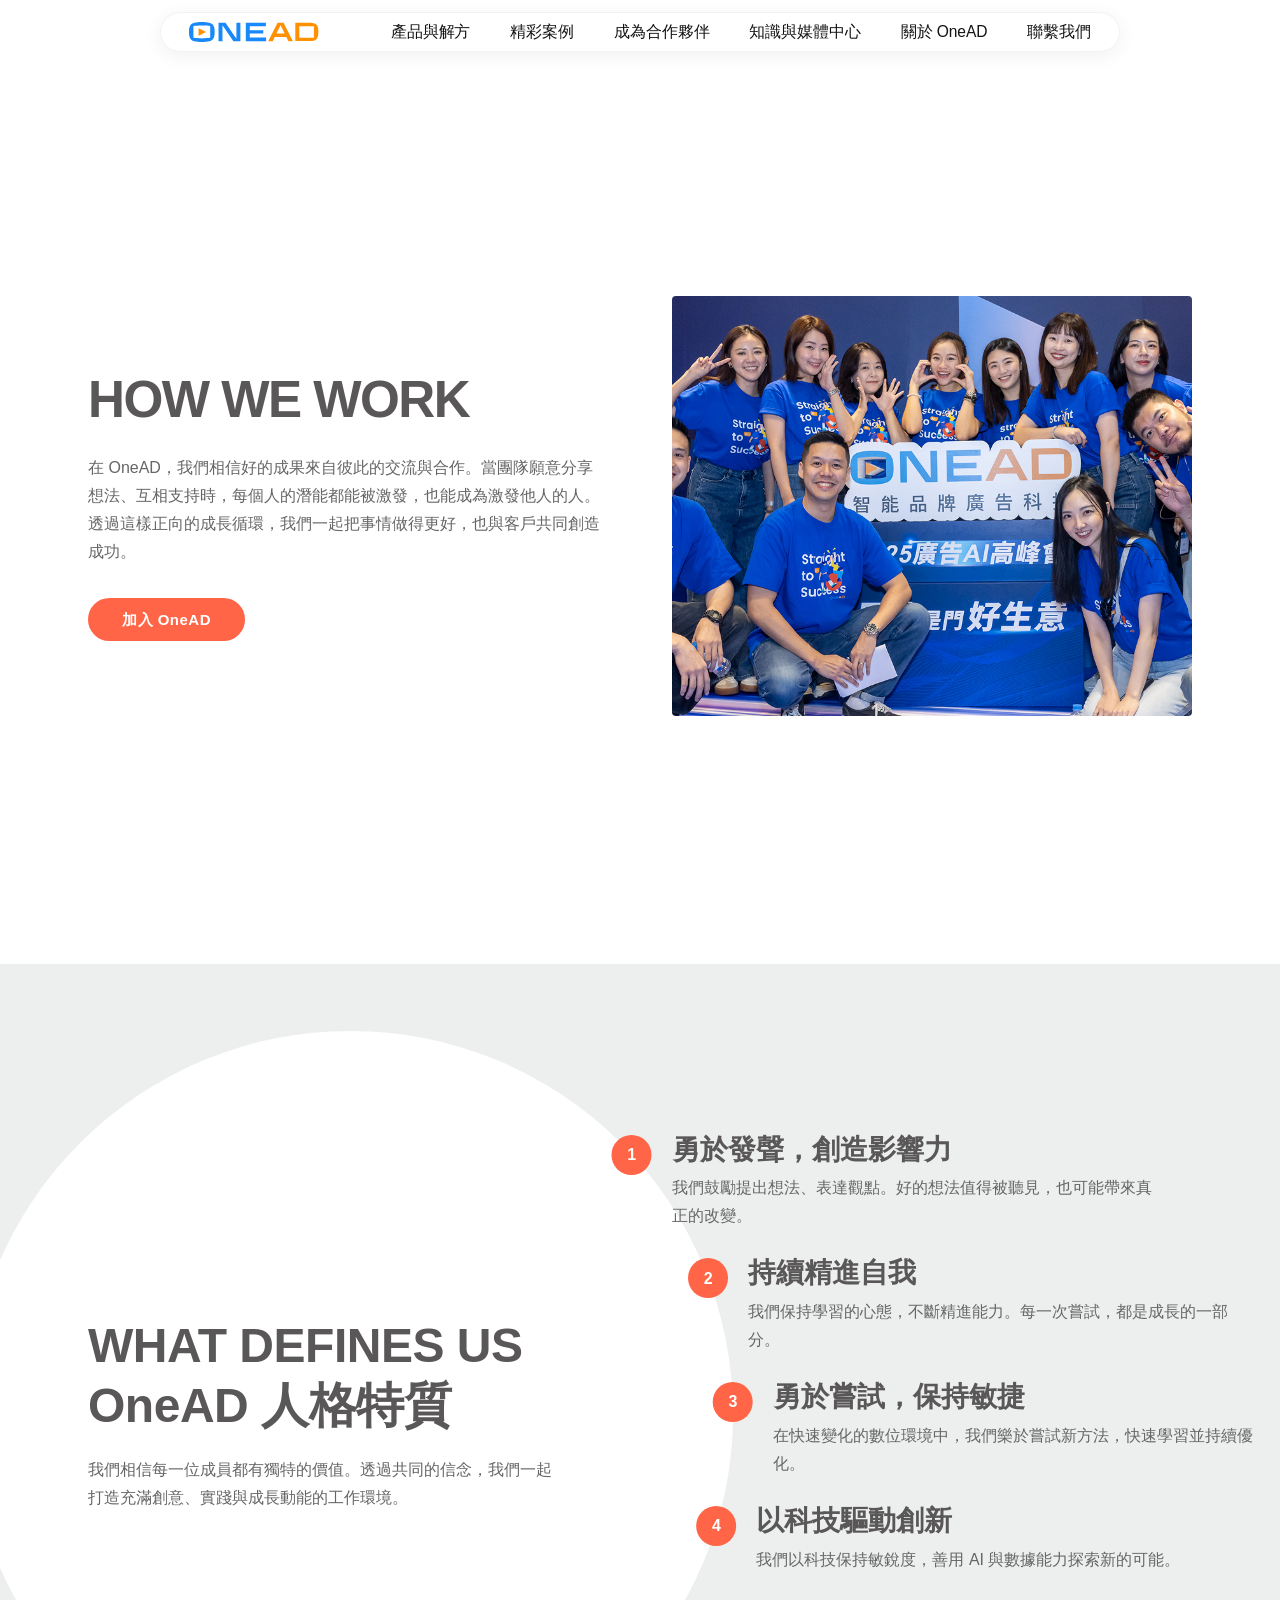
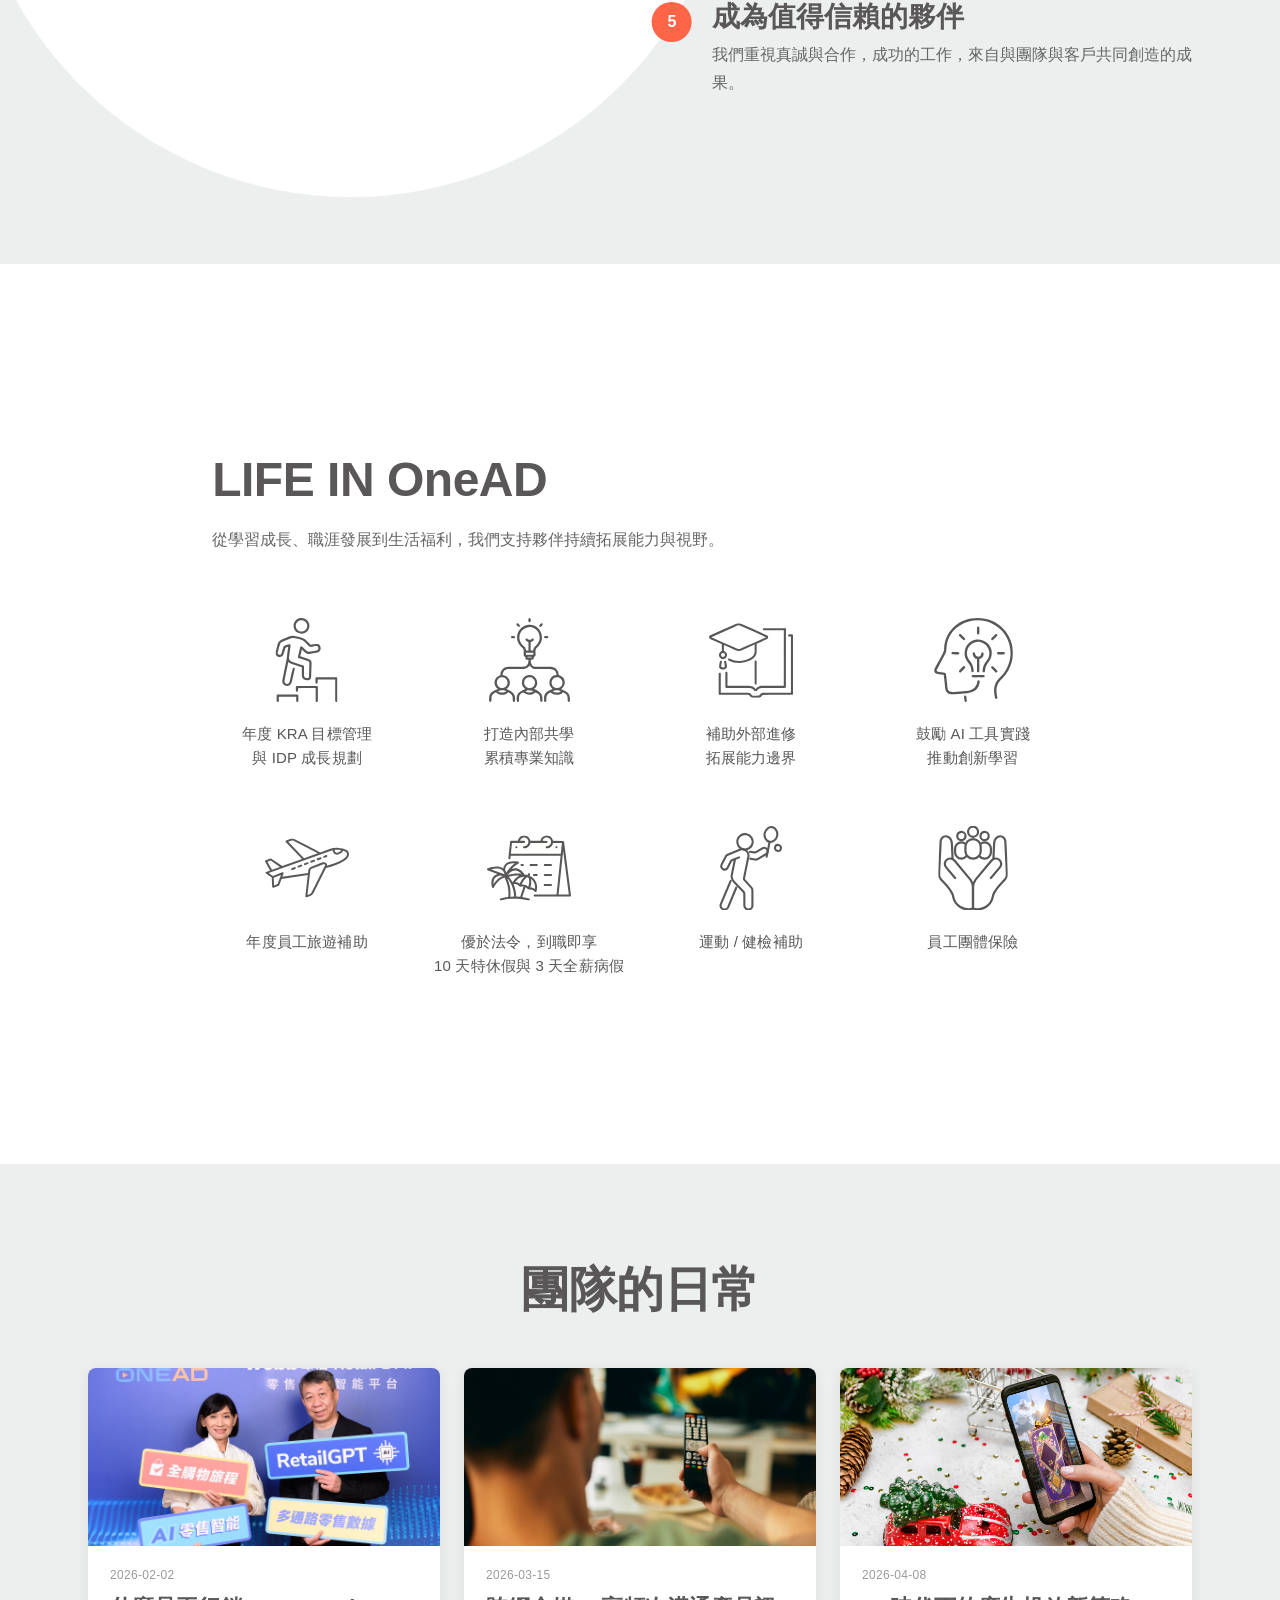
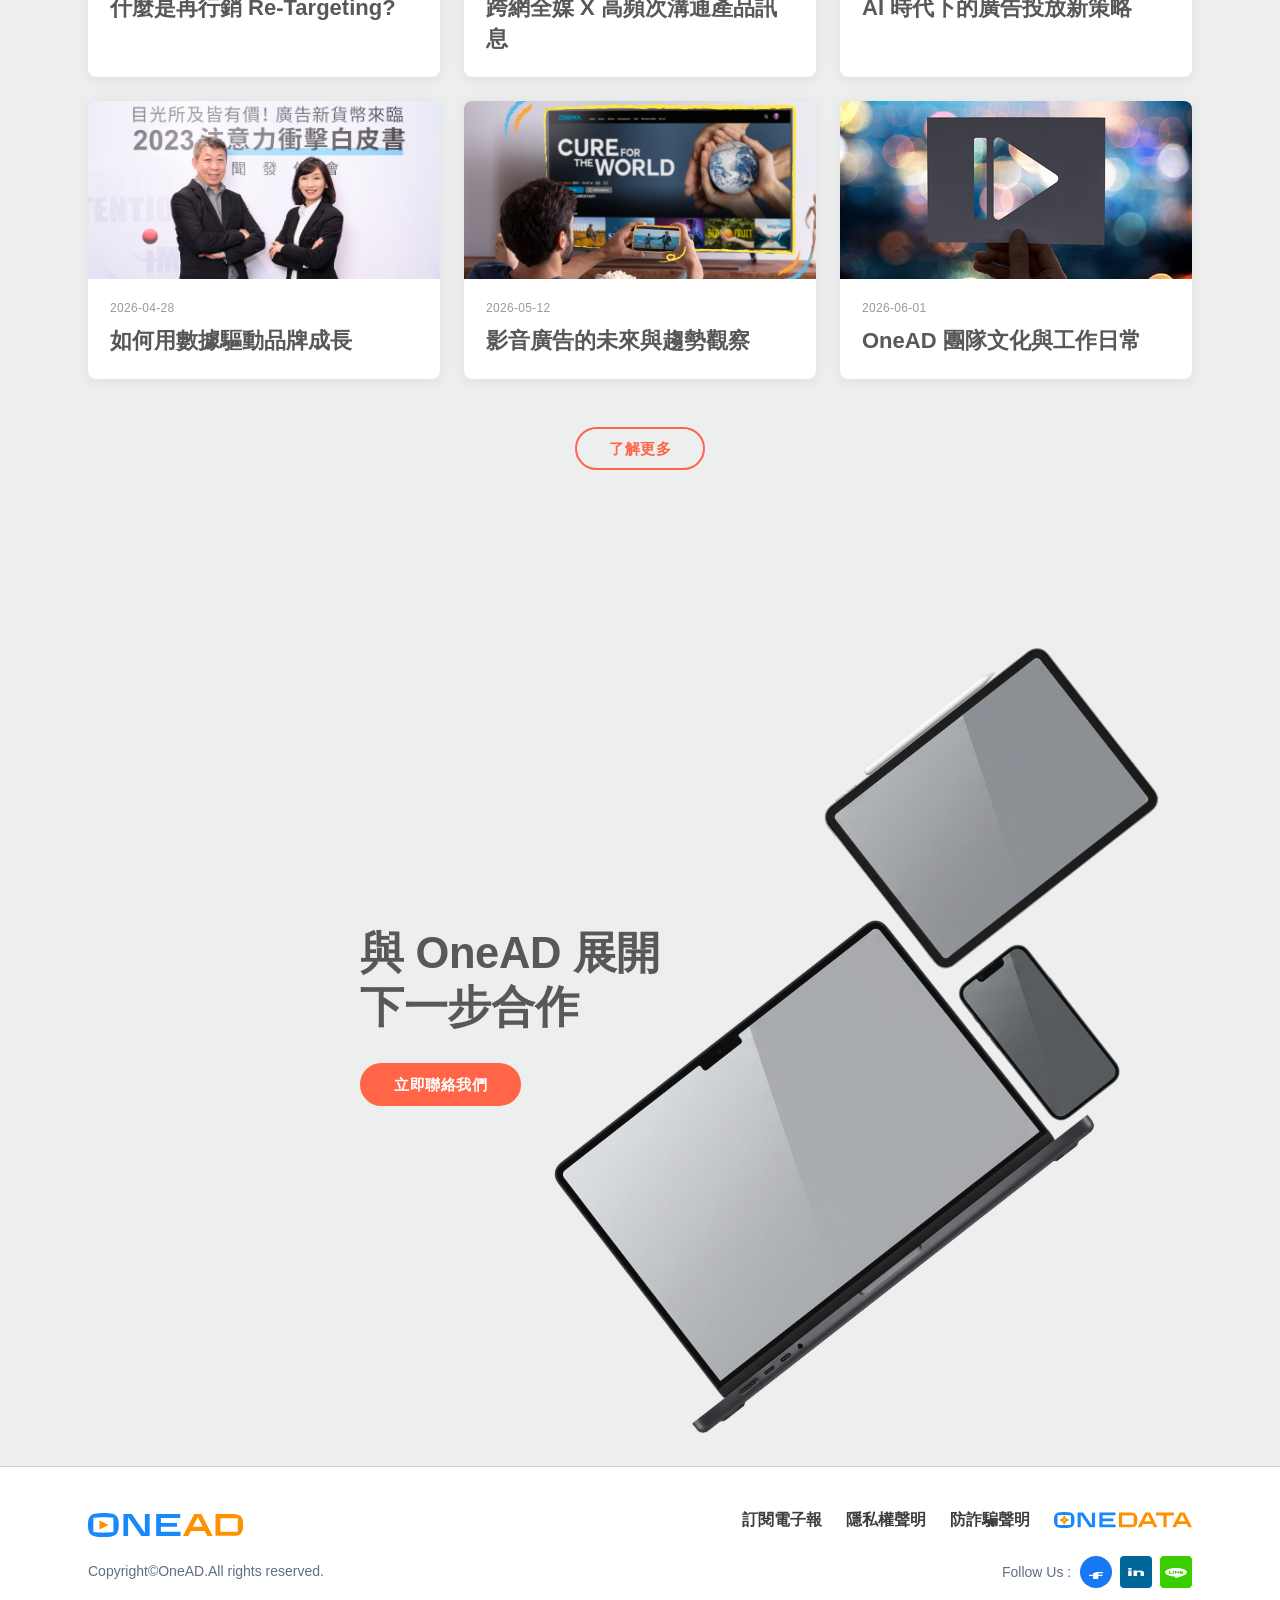
<file: howwework.html>
<!DOCTYPE html>
<html lang="zh-TW">

<head>
  <meta charset="UTF-8">
  <meta name="viewport" content="width=device-width, initial-scale=1.0">
  <title>人才與文化 | OneAD</title>
  <style>
    :root {
      --orange: #FF6546;
      --dark: #111111;
      --gray: #666666;
      --light: #999999;
      --bg-light: #edefef;         /* 灰色底 (羅小姐 0702 規範) */
      --color-heading: #595757;    /* 標題色 (羅小姐 0702 規範) */
      --white: #ffffff;
      --max-w: 1200px;

      /* ── Typography Spec 0702 (行銷 羅小姐規範) ──
         H1 = 56/32px · 800 · 1.15 · -0.03em
         H2 = 48/26px · 700 · 1.25 · -0.01em
         H3 = 28/22px · 700 · 1.35 · 0
         H4 = 20/18px · 600 · 1.4
         H5 = 16/15px · 600 · 1.5 · +0.01em
         P  = 16px    · 400 · 1.75
         Button = 15px · 600
      */
    }

    *,
    *::before,
    *::after {
      box-sizing: border-box;
      margin: 0;
      padding: 0;
    }

    html { scroll-behavior: smooth; }

    body {
      font-family: -apple-system, BlinkMacSystemFont, 'Segoe UI', '微軟正黑體', 'Microsoft JhengHei', sans-serif;
      color: var(--dark);
      background: var(--white);
      line-height: 1.6;
    }

    img { display: block; max-width: 100%; }
    a { text-decoration: none; color: inherit; }

    .container {
      max-width: var(--max-w);
      margin: 0 auto;
      padding: 0 48px;
    }

    /* ── BUTTON (Typography Spec: 15px) ── */
    .btn {
      display: inline-flex;
      align-items: center;
      padding: 12px 32px;
      border-radius: 100px;
      font-size: 15px;
      font-weight: 600;
      cursor: pointer;
      transition: all .25s;
      border: 2px solid transparent;
      line-height: 1;
      white-space: nowrap;
      letter-spacing: 0.5px;
    }

    .btn-primary {
      background: var(--orange);
      color: #fff;
      border-color: var(--orange);
    }
    .btn-primary:hover { background: #e0563c; border-color: #e0563c; }

    .btn-outline {
      background: transparent;
      color: var(--orange);
      border-color: var(--orange);
    }
    .btn-outline:hover { background: var(--orange); color: #fff; }

    /* ── NAVBAR ── */
    .navbar-outer {
      position: sticky;
      top: 0;
      z-index: 1000;
      display: flex;
      justify-content: center;
      padding: 12px 24px;
      pointer-events: none;
    }

    .navbar {
      pointer-events: auto;
      width: 100%;
      max-width: 960px;
      height: 40px;
      display: flex;
      align-items: center;
      justify-content: space-between;
      padding: 0 28px;
      background: rgba(255, 255, 255, 0.8);
      -webkit-backdrop-filter: blur(15px);
      backdrop-filter: blur(15px);
      border: 1px solid rgba(0, 0, 0, 0.05);
      border-radius: 40px;
      box-shadow: 0 4px 20px rgba(0, 0, 0, 0.06);
      font-family: Arial, sans-serif;
    }

    .navbar__logo img { display: block; width: 130px; height: 20px; }

    .navbar__links { display: flex; list-style: none; gap: 40px; }

    .navbar__links a {
      display: block;
      font-size: 15.6px;
      color: #141414;
      letter-spacing: -0.1px;
      line-height: 1;
      transition: color .2s;
      white-space: nowrap;
    }
    .navbar__links a:hover { color: var(--orange); }

    .navbar__hamburger {
      display: none;
      flex-direction: column;
      gap: 5px;
      background: none;
      border: none;
      cursor: pointer;
      padding: 4px;
    }
    .navbar__hamburger span {
      display: block;
      width: 22px;
      height: 2px;
      background: #141414;
      border-radius: 2px;
      transition: all .3s;
    }
    .navbar__hamburger.active span:nth-child(1) { transform: translateY(7px) rotate(45deg); }
    .navbar__hamburger.active span:nth-child(2) { opacity: 0; }
    .navbar__hamburger.active span:nth-child(3) { transform: translateY(-7px) rotate(-45deg); }

    /* 每個 section 佔滿螢幕高度（羅小姐指定） */
    .how-we-work,
    .what-defines,
    .life,
    .team-daily,
    .cta-bottom {
      min-height: 100vh;
      display: flex;
      flex-direction: column;
      justify-content: center;
    }

    /* ══ HOW WE WORK (Hero · 文字左 + 圖片右) ══ */
    .how-we-work { padding: 80px 0 96px; }

    .how-we-work__grid {
      display: grid;
      grid-template-columns: 1fr 1fr;
      gap: 64px;
      align-items: center;
    }

    /* H1 · 56px / 800 / 1.15 / -0.03em (Mobile 32px) */
    .how-we-work__heading {
      font-size: clamp(32px, 4vw, 56px);
      font-weight: 800;
      color: var(--color-heading);
      line-height: 1.15;
      letter-spacing: -0.03em;
      margin-bottom: 24px;
    }

    /* P · 16px / 400 / 1.75 */
    .how-we-work__body {
      font-size: 16px;
      font-weight: 400;
      color: var(--gray);
      line-height: 1.75;
      margin-bottom: 32px;
    }

    .how-we-work__photo {
      width: 100%;
      height: 420px;
      overflow: hidden;
      border-radius: 4px;
    }
    .how-we-work__photo img {
      width: 100%;
      height: 100%;
      object-fit: cover;
    }

    /* ══ WHAT DEFINES US (灰底 · 大圓 + 弧形特質列表 · 行銷人員需求排版) ══ */
    /* 排版策略 · 圓 + 5 個 trait 弧形排列在圓的右緣 */
    /* 因 CSS 無法算圓弧座標，改用 JS 在載入/resize 時動態計算 */
    /* 見 <script> 內的 arrangeTraitsOnArc()。JS 失效時退回下方 CSS fallback */
    .what-defines {
      padding: 96px 0;
      background: var(--bg-light);
      position: relative;
      overflow: hidden;
    }

    /* 實心白色大圓（真實 DOM 元素，供 JS 量測與定位）*/
    .what-defines__circle {
      position: absolute;
      width: 900px;
      height: 900px;
      border-radius: 50%;
      background: var(--white);
      left: 150px;
      top: 50%;
      transform: translateY(-50%);
      pointer-events: none;
      z-index: 0;
    }

    .what-defines__grid {
      display: grid;
      grid-template-columns: 1fr 1.15fr;
      gap: 80px;
      align-items: center;
      position: relative;
      z-index: 1;
    }

    /* H2 · 48px / 700 / 1.25 / -0.01em (Mobile 26px) */
    .what-defines__heading {
      font-size: clamp(26px, 4vw, 48px);
      font-weight: 700;
      color: var(--color-heading);
      line-height: 1.25;
      letter-spacing: -0.01em;
      margin-bottom: 20px;
    }

    /* P · 16px / 400 / 1.75 */
    .what-defines__desc {
      font-size: 16px;
      font-weight: 400;
      color: var(--gray);
      line-height: 1.75;
    }

    .what-defines__right {
      position: relative;
    }

    .traits {
      list-style: none;
      display: flex;
      flex-direction: column;
      gap: 24px;
      position: relative;
      z-index: 1;
    }

    .trait {
      display: flex;
      gap: 20px;
      align-items: flex-start;
    }

    /* 弧形排列 CSS fallback (JS 失效時的預設值 · 對齊 1600px+ 桌機) */
    /* JS 會用 inline style transform 覆蓋這些值 */
    .trait:nth-child(1) { transform: translateX(0px); }
    .trait:nth-child(2) { transform: translateX(56px); }
    .trait:nth-child(3) { transform: translateX(72px); }
    .trait:nth-child(4) { transform: translateX(56px); }
    .trait:nth-child(5) { transform: translateX(20px); }

    .trait__num {
      flex-shrink: 0;
      width: 40px;
      height: 40px;
      border-radius: 50%;
      background: var(--orange);
      color: #fff;
      font-size: 16px;
      font-weight: 700;
      display: flex;
      align-items: center;
      justify-content: center;
      margin-top: 4px;
    }

    /* H3 · 28px / 700 / 1.35 (Mobile 22px) */
    .trait__title {
      font-size: clamp(22px, 2.2vw, 28px);
      font-weight: 700;
      color: var(--color-heading);
      line-height: 1.35;
      margin-bottom: 6px;
    }

    /* P · 16px / 400 / 1.75 */
    .trait__desc {
      font-size: 16px;
      color: var(--gray);
      line-height: 1.75;
    }

    /* ══ LIFE IN ONEAD (人資福利 · icon grid) ══ */
    .life {
      padding: 96px 0;
    }

    /* H2 · 48px / 700 / 1.25 / -0.01em (Mobile 26px) */
    .life__heading {
      font-size: clamp(26px, 4vw, 48px);
      font-weight: 700;
      color: var(--color-heading);
      line-height: 1.25;
      letter-spacing: -0.01em;
      margin-bottom: 16px;
    }

    /* P · 16px / 400 / 1.75 */
    .life__intro {
      font-size: 16px;
      font-weight: 400;
      color: var(--gray);
      line-height: 1.75;
      margin-bottom: 64px;
      max-width: 720px;
    }

    .life__grid {
      display: grid;
      grid-template-columns: repeat(4, 1fr);
      gap: 56px 32px;
    }

    .life__item {
      display: flex;
      flex-direction: column;
      align-items: center;
      text-align: center;
      gap: 20px;
    }

    .life__icon {
      width: 84px;
      height: 84px;
      display: flex;
      align-items: center;
      justify-content: center;
      color: var(--color-heading);
    }

    .life__icon img {
      width: 100%;
      height: 100%;
      object-fit: contain;
      display: block;
    }

    /* H5 · 16px / 600 / 1.5 (Mobile 15px) */
    .life__label {
      font-size: 15px;
      font-weight: 500;
      color: var(--color-heading);
      line-height: 1.6;
      letter-spacing: 0.01em;
    }

    /* ══ TEAM DAILY (6 卡片) ══ */
    .team-daily {
      padding: 96px 0;
      background: var(--bg-light);
    }

    /* H2 · 48px / 700 / 1.25 / -0.01em */
    .team-daily__heading {
      font-size: clamp(26px, 4vw, 48px);
      font-weight: 700;
      color: var(--color-heading);
      line-height: 1.25;
      letter-spacing: -0.01em;
      margin-bottom: 48px;
      text-align: center;
    }

    .cards {
      display: grid;
      grid-template-columns: repeat(3, 1fr);
      gap: 24px;
      margin-bottom: 48px;
    }

    .card {
      border-radius: 8px;
      overflow: hidden;
      background: var(--white);
      box-shadow: 0 2px 14px rgba(0, 0, 0, .07);
      transition: transform .25s, box-shadow .25s;
    }
    .card:hover {
      transform: translateY(-5px);
      box-shadow: 0 12px 32px rgba(0, 0, 0, .12);
    }

    .card__img {
      width: 100%;
      height: 178px;
      overflow: hidden;
    }
    .card__img img {
      width: 100%;
      height: 100%;
      object-fit: cover;
    }

    .card__body { padding: 20px 22px 22px; }

    /* 日期 · 12px 小標，在標題上方 */
    .card__date {
      display: block;
      font-size: 12px;
      font-weight: 500;
      color: var(--light);
      margin-bottom: 8px;
      letter-spacing: 0.3px;
    }

    /* H3 · 卡片內縮至 22px（同 H3 mobile 規範）*/
    .card__title {
      font-size: 22px;
      font-weight: 700;
      color: var(--color-heading);
      line-height: 1.4;
      letter-spacing: 0;
      display: -webkit-box;
      -webkit-line-clamp: 2;
      -webkit-box-orient: vertical;
      overflow: hidden;
    }

    .team-daily__cta {
      display: flex;
      justify-content: center;
    }

    /* ══ CTA BOTTOM (與 about_0708 統一版本) ══ */
    .cta-bottom {
      background: var(--bg-light);
      position: relative;
      overflow: hidden;
      padding: 96px 0;
    }
    .cta-bottom__bg {
      position: absolute;
      right: -3%;
      top: 50%;
      transform: translateY(-50%) rotate(-38deg);
      width: 68%;
      max-width: 900px;
      opacity: .95;
      pointer-events: none;
      z-index: 0;
    }
    .cta-bottom .container { position: relative; z-index: 1; }
    .cta-bottom__text { text-align: left; margin-left: -260px; }
    .cta-bottom__heading {
      font-size: clamp(26px, 3.4vw, 48px);
      font-weight: 700;
      color: var(--color-heading);
      line-height: 1.25;
      letter-spacing: -0.01em;
      margin-bottom: 28px;
    }

    /* ══ FOOTER ══ */
    .site-footer { background: #fff; border-top: 1px solid #c6d1dd; }

    .footer__inner {
      display: flex;
      align-items: center;
      justify-content: space-between;
      padding: 40px 0;
      gap: 24px;
    }
    .footer__left { display: flex; flex-direction: column; gap: 24px; }
    .footer__logo-onead img { display: block; width: 156px; height: 24px; }
    .footer__copyright {
      font-family: 'Nunito Sans', sans-serif;
      font-size: 14px;
      color: #616e84;
      line-height: 1.5;
      white-space: nowrap;
    }
    .footer__right { display: flex; flex-direction: column; gap: 24px; align-items: flex-end; }
    .footer__links-row { display: flex; align-items: center; gap: 24px; }
    .footer__links-row a {
      font-family: 'Nunito Sans', 'Noto Sans JP', sans-serif;
      font-size: 16px;
      font-weight: 600;
      color: #3b3e40;
      white-space: nowrap;
    }
    .footer__links-row a:hover { text-decoration: underline; }
    .footer__logo-onedata img { display: block; width: 138px; height: 16px; }
    .footer__social-row { display: flex; align-items: center; gap: 8px; }
    .footer__follow-label {
      font-family: 'Nunito Sans', sans-serif;
      font-size: 14px;
      color: #616e84;
      white-space: nowrap;
      width: 70px;
    }
    .social-icon {
      display: flex;
      align-items: center;
      justify-content: center;
      width: 32px;
      height: 32px;
      overflow: hidden;
      flex-shrink: 0;
      position: relative;
    }
    .social-icon--fb { background: #1877f2; border-radius: 64px; }
    .social-icon--linkedin { background: #006699; border-radius: 4px; }
    .social-icon--line { background: #3ace01; border-radius: 4px; }
    .social-icon img { display: block; position: absolute; object-fit: contain; }
    .social-icon--fb img { top: 19.53%; left: 29.49%; width: 43%; height: 80.47%; }
    .social-icon--linkedin img { top: 25%; left: 25%; width: 50%; height: 48.84%; }
    .social-icon--line img { top: 20.83%; left: 16.67%; width: 66.66%; height: 62.45%; }

    /* ══ RWD ══ */
    @media (max-width: 1024px) {
      .container { padding: 0 32px; }
      .navbar-outer { padding: 12px 16px; }
      .how-we-work__grid,
      .cta-bottom__grid { grid-template-columns: 1fr; gap: 32px; }
      .how-we-work__photo { height: 340px; }
      .what-defines__grid { grid-template-columns: 1fr; gap: 48px; }
      .life__grid { grid-template-columns: repeat(2, 1fr); }
      .cards { grid-template-columns: repeat(2, 1fr); }
    }

    @media (max-width: 768px) {
      .container { padding: 0 20px; }
      .navbar-outer { padding: 10px 12px; }
      .navbar { padding: 0 18px; position: relative; border-radius: 40px; }
      .navbar__hamburger { display: flex; }
      .navbar__links {
        display: none;
        position: absolute;
        top: calc(100% + 8px);
        left: 0; right: 0;
        background: rgba(255, 255, 255, 0.95);
        -webkit-backdrop-filter: blur(15px);
        backdrop-filter: blur(15px);
        border: 1px solid rgba(0, 0, 0, 0.07);
        border-radius: 12px;
        flex-direction: column;
        gap: 0;
        padding: 8px 0 12px;
        box-shadow: 0 8px 24px rgba(0, 0, 0, .1);
      }
      .navbar__links.open { display: flex; }
      .navbar__links a { padding: 12px 20px; font-size: 15px; }

      .how-we-work, .what-defines, .life, .team-daily, .cta-bottom { padding: 56px 0; }
      .how-we-work__photo { height: 240px; }
      /* Mobile: 裝置背景縮小、降低透明度、置於下方作氛圍圖 */
      .cta-bottom__bg {
        width: 140%;
        right: -40%;
        top: 65%;
        opacity: 0.5;
      }
      .cta-bottom__text { margin-left: 0; }
      .what-defines__circle { display: none; }
      .trait { transform: none !important; }  /* mobile 取消弧形位移，改為左對齊 */
      .cards { grid-template-columns: 1fr; }

      /* RWD Mobile 字級規範 · H1=32px / H2=26px / H3=22px */
      .how-we-work__heading { font-size: 32px; }
      .what-defines__heading,
      .life__heading,
      .team-daily__heading,
      .cta-bottom__heading { font-size: 26px; }
      .trait__title { font-size: 22px; }
      .life__label { font-size: 15px; }

      .footer__inner { flex-direction: column; align-items: flex-start; padding: 32px 0; }
      .footer__right { align-items: flex-start; width: 100%; }
      .footer__links-row { flex-wrap: wrap; gap: 16px; }
    }
  </style>
</head>

<body>

  <!-- ══ NAVBAR ══ -->
  <header class="navbar-outer">
    <nav class="navbar" id="navbar">
      <a href="#" class="navbar__logo">
        <img src="images/logo.svg" alt="ONEAD" height="20">
      </a>
      <button class="navbar__hamburger" id="hamburger" aria-label="選單">
        <span></span><span></span><span></span>
      </button>
      <ul class="navbar__links" id="navLinks">
        <li><a href="#">產品與解方</a></li>
        <li><a href="#">精彩案例</a></li>
        <li><a href="#">成為合作夥伴</a></li>
        <li><a href="#">知識與媒體中心</a></li>
        <li><a href="#">關於 OneAD</a></li>
        <li><a href="#">聯繫我們</a></li>
      </ul>
    </nav>
  </header>

  <!-- ══ HOW WE WORK ══ -->
  <section class="how-we-work">
    <div class="container">
      <div class="how-we-work__grid">
        <div class="how-we-work__content">
          <!-- H1 · 56px / 800 / 1.15 / -0.03em -->
          <h1 class="how-we-work__heading">HOW WE WORK</h1>
          <!-- P · 16px / 400 / 1.75 -->
          <p class="how-we-work__body">
            在 OneAD，我們相信好的成果來自彼此的交流與合作。當團隊願意分享想法、互相支持時，每個人的潛能都能被激發，也能成為激發他人的人。透過這樣正向的成長循環，我們一起把事情做得更好，也與客戶共同創造成功。
          </p>
          <a href="#" class="btn btn-primary">加入 OneAD</a>
        </div>
        <div class="how-we-work__photo">
          <img src="images/pic-banner.png" alt="OneAD 團隊合照">
        </div>
      </div>
    </div>
  </section>

  <!-- ══ WHAT DEFINES US ══ -->
  <section class="what-defines">
    <!-- 白色大圓 (由 JS 動態量測與定位，5 個 trait 貼著右緣呈弧形) -->
    <div class="what-defines__circle" aria-hidden="true"></div>
    <div class="container">
      <div class="what-defines__grid">
        <div>
          <!-- H2 · 48px / 700 / 1.25 / -0.01em -->
          <h2 class="what-defines__heading">WHAT DEFINES US<br>OneAD 人格特質</h2>
          <p class="what-defines__desc">
            我們相信每一位成員都有獨特的價值。透過共同的信念，我們一起打造充滿創意、實踐與成長動能的工作環境。
          </p>
        </div>

        <div class="what-defines__right">
          <ul class="traits">
            <li class="trait">
              <div class="trait__num">1</div>
              <div>
                <!-- H3 · 28px / 700 / 1.35 -->
                <h3 class="trait__title">勇於發聲，創造影響力</h3>
                <p class="trait__desc">我們鼓勵提出想法、表達觀點。好的想法值得被聽見，也可能帶來真正的改變。</p>
              </div>
            </li>
            <li class="trait">
              <div class="trait__num">2</div>
              <div>
                <h3 class="trait__title">持續精進自我</h3>
                <p class="trait__desc">我們保持學習的心態，不斷精進能力。每一次嘗試，都是成長的一部分。</p>
              </div>
            </li>
            <li class="trait">
              <div class="trait__num">3</div>
              <div>
                <h3 class="trait__title">勇於嘗試，保持敏捷</h3>
                <p class="trait__desc">在快速變化的數位環境中，我們樂於嘗試新方法，快速學習並持續優化。</p>
              </div>
            </li>
            <li class="trait">
              <div class="trait__num">4</div>
              <div>
                <h3 class="trait__title">以科技驅動創新</h3>
                <p class="trait__desc">我們以科技保持敏銳度，善用 AI 與數據能力探索新的可能。</p>
              </div>
            </li>
            <li class="trait">
              <div class="trait__num">5</div>
              <div>
                <h3 class="trait__title">成為值得信賴的夥伴</h3>
                <p class="trait__desc">我們重視真誠與合作，成功的工作，來自與團隊與客戶共同創造的成果。</p>
              </div>
            </li>
          </ul>
        </div>
      </div>
    </div>
  </section>

  <!-- ══ LIFE IN ONEAD (人資福利) ══ -->
  <section class="life">
    <div class="container">
      <!-- H2 · 48px / 700 / 1.25 / -0.01em -->
      <h2 class="life__heading">LIFE IN OneAD</h2>
      <!-- P · 16px / 400 / 1.75 -->
      <p class="life__intro">從學習成長、職涯發展到生活福利，我們支持夥伴持續拓展能力與視野。</p>

      <div class="life__grid">
        <!-- 1 · 年度 KRA 目標管理 -->
        <div class="life__item">
          <div class="life__icon">
            <img src="images/iocn-01-0703.svg" alt="年度 KRA 目標管理與 IDP 成長規劃">
          </div>
          <p class="life__label">年度 KRA 目標管理<br>與 IDP 成長規劃</p>
        </div>

        <!-- 2 · 內部共學 -->
        <div class="life__item">
          <div class="life__icon">
            <img src="images/iocn-02-0703.svg" alt="打造內部共學,累積專業知識">
          </div>
          <p class="life__label">打造內部共學<br>累積專業知識</p>
        </div>

        <!-- 3 · 外部進修 -->
        <div class="life__item">
          <div class="life__icon">
            <img src="images/iocn-03-0703.svg" alt="補助外部進修,拓展能力邊界">
          </div>
          <p class="life__label">補助外部進修<br>拓展能力邊界</p>
        </div>

        <!-- 4 · AI 工具實踐 -->
        <div class="life__item">
          <div class="life__icon">
            <img src="images/iocn-04-0703.svg" alt="鼓勵 AI 工具實踐,推動創新學習">
          </div>
          <p class="life__label">鼓勵 AI 工具實踐<br>推動創新學習</p>
        </div>

        <!-- 5 · 員工旅遊補助 -->
        <div class="life__item">
          <div class="life__icon">
            <img src="images/iocn-05-0703.svg" alt="年度員工旅遊補助">
          </div>
          <p class="life__label">年度員工旅遊補助</p>
        </div>

        <!-- 6 · 特休 / 病假 -->
        <div class="life__item">
          <div class="life__icon">
            <img src="images/iocn-06-0703.svg" alt="優於法令,10 天特休假與 3 天全薪病假">
          </div>
          <p class="life__label">優於法令，到職即享<br>10 天特休假與 3 天全薪病假</p>
        </div>

        <!-- 7 · 運動 / 健檢補助 -->
        <div class="life__item">
          <div class="life__icon">
            <img src="images/iocn-07-0703.svg" alt="運動 / 健檢補助">
          </div>
          <p class="life__label">運動 / 健檢補助</p>
        </div>

        <!-- 8 · 員工團體保險 -->
        <div class="life__item">
          <div class="life__icon">
            <img src="images/iocn-08-0703.svg" alt="員工團體保險">
          </div>
          <p class="life__label">員工團體保險</p>
        </div>
      </div>
    </div>
  </section>

  <!-- ══ TEAM DAILY ══ -->
  <section class="team-daily">
    <div class="container">
      <!-- H2 · 48px / 700 / 1.25 / -0.01em -->
      <h2 class="team-daily__heading">團隊的日常</h2>

      <div class="cards">
        <article class="card">
          <div class="card__img"><img src="images/blog-1.jpg" alt="團隊日常 1"></div>
          <div class="card__body">
            <span class="card__date">2026-02-02</span>
            <h3 class="card__title">什麼是再行銷 Re-Targeting?</h3>
          </div>
        </article>

        <article class="card">
          <div class="card__img"><img src="images/blog-2.jpg" alt="團隊日常 2"></div>
          <div class="card__body">
            <span class="card__date">2026-03-15</span>
            <h3 class="card__title">跨網全媒 X 高頻次溝通產品訊息</h3>
          </div>
        </article>

        <article class="card">
          <div class="card__img"><img src="images/blog-3.png" alt="團隊日常 3"></div>
          <div class="card__body">
            <span class="card__date">2026-04-08</span>
            <h3 class="card__title">AI 時代下的廣告投放新策略</h3>
          </div>
        </article>

        <article class="card">
          <div class="card__img"><img src="images/blog-4.jpg" alt="團隊日常 4"></div>
          <div class="card__body">
            <span class="card__date">2026-04-28</span>
            <h3 class="card__title">如何用數據驅動品牌成長</h3>
          </div>
        </article>

        <article class="card">
          <div class="card__img"><img src="images/blog-5.png" alt="團隊日常 5"></div>
          <div class="card__body">
            <span class="card__date">2026-05-12</span>
            <h3 class="card__title">影音廣告的未來與趨勢觀察</h3>
          </div>
        </article>

        <article class="card">
          <div class="card__img"><img src="images/blog-6.png" alt="團隊日常 6"></div>
          <div class="card__body">
            <span class="card__date">2026-06-01</span>
            <h3 class="card__title">OneAD 團隊文化與工作日常</h3>
          </div>
        </article>
      </div>

      <div class="team-daily__cta">
        <a href="#" class="btn btn-outline">了解更多</a>
      </div>
    </div>
  </section>

  <!-- ══ CTA BOTTOM (裝置圖當背景層 · 非常大、傾斜、被切) ══ -->
  <section class="cta-bottom">
    <img class="cta-bottom__bg" src="images/Contact_0702.png" alt="">
    <div class="container">
      <div class="cta-bottom__text">
        <!-- H2 · 48px / 700 / 1.25 / -0.01em -->
        <h2 class="cta-bottom__heading">與 OneAD 展開<br>下一步合作</h2>
        <a href="#" class="btn btn-primary">立即聯絡我們</a>
      </div>
    </div>
  </section>

  <!-- ══ FOOTER ══ -->
  <footer class="site-footer">
    <div class="container">
      <div class="footer__inner">
        <div class="footer__left">
          <div class="footer__logo-onead">
            <img src="images/footer-logo.svg" alt="ONEAD">
          </div>
          <p class="footer__copyright">Copyright©OneAD.All rights reserved.</p>
        </div>
        <div class="footer__right">
          <div class="footer__links-row">
            <a href="#">訂閱電子報</a>
            <a href="#">隱私權聲明</a>
            <a href="#">防詐騙聲明</a>
            <div class="footer__logo-onedata">
              <img src="images/onedata.svg" alt="ONEDATA">
            </div>
          </div>
          <div class="footer__social-row">
            <span class="footer__follow-label">Follow Us :</span>
            <a href="#" class="social-icon social-icon--fb" aria-label="Facebook">
              <img src="images/fb.svg" alt="FB">
            </a>
            <a href="#" class="social-icon social-icon--linkedin" aria-label="LinkedIn">
              <img src="images/in.svg" alt="LinkedIn">
            </a>
            <a href="#" class="social-icon social-icon--line" aria-label="LINE">
              <img src="images/line.svg" alt="LINE">
            </a>
          </div>
        </div>
      </div>
    </div>
  </footer>

  <script>
    /* Hamburger nav */
    const hamburger = document.getElementById('hamburger');
    const navLinks = document.getElementById('navLinks');
    hamburger.addEventListener('click', () => {
      hamburger.classList.toggle('active');
      navLinks.classList.toggle('open');
    });
    document.querySelectorAll('.navbar__links a').forEach(link => {
      link.addEventListener('click', () => {
        hamburger.classList.remove('active');
        navLinks.classList.remove('open');
      });
    });

    /* ── 弧形排列 · 讓 5 個 trait 貼著大圓右緣 (RWD safe) ─────────────── */
    /* 邏輯：先量 traits 列的實際高度 → 決定圓直徑 (list 高度 × 1.35) */
    /* 把圓心放在 traits icon 直行的左側，剛好讓中間點 (第 3) 突出 overshoot px */
    /* 其他 4 點用 x = cx + √(r² - dy²) 貼上圓弧 */
    (function () {
      const section = document.querySelector('.what-defines');
      if (!section) return;
      const circle  = section.querySelector('.what-defines__circle');
      const list    = section.querySelector('.traits');
      const traits  = section.querySelectorAll('.trait');
      if (!circle || !list || !traits.length) return;

      const OVERSHOOT_RATIO = 0.18; /* 中間點凸出的量 = 半徑 × 0.18 (可微調) */
      const CIRCLE_SLACK    = 1.35; /* 圓直徑 = traits list 高度 × 1.35 (預留 top/bottom 邊距) */

      function arrange() {
        /* 手機 (≤768px) CSS 已 display:none 圓，直接清 transform 即回歸左對齊 */
        if (getComputedStyle(circle).display === 'none') {
          traits.forEach(t => t.style.transform = '');
          return;
        }

        /* 1. reset：讓 traits 回到自然位置，方便量測 */
        traits.forEach(t => t.style.transform = 'translateX(0)');
        circle.style.width = circle.style.height = '';
        circle.style.left  = circle.style.top   = '';
        circle.style.transform = '';

        /* 2. 量測 */
        const sectRect = section.getBoundingClientRect();
        const listRect = list.getBoundingClientRect();
        const firstIcon = traits[0].querySelector('.trait__num').getBoundingClientRect();
        const iconNaturalX = firstIcon.left + firstIcon.width / 2;
        const listCenterY  = listRect.top + listRect.height / 2;

        /* 3. 計算圓大小與位置 */
        const diameter = Math.max(listRect.height * CIRCLE_SLACK, 480);
        const r = diameter / 2;
        const overshoot = r * OVERSHOOT_RATIO;
        const cx = iconNaturalX - r + overshoot; /* 圓心 X (視窗座標) */
        const cy = listCenterY;                  /* 圓心 Y (視窗座標) */

        /* 4. 套用圓的樣式 (絕對定位於 section 內) */
        circle.style.width  = diameter + 'px';
        circle.style.height = diameter + 'px';
        circle.style.left   = (cx - sectRect.left - r) + 'px';
        circle.style.top    = (cy - sectRect.top  - r) + 'px';
        circle.style.transform = 'none';

        /* 5. 逐一算每個 trait 的 translateX 讓 icon 貼到圓弧上 */
        traits.forEach(trait => {
          const iconEl = trait.querySelector('.trait__num');
          const iRect  = iconEl.getBoundingClientRect();
          const iCx    = iRect.left + iRect.width / 2;
          const iCy    = iRect.top  + iRect.height / 2;
          const dy     = iCy - cy;
          if (Math.abs(dy) > r) { trait.style.transform = ''; return; }
          const targetX = cx + Math.sqrt(r * r - dy * dy);
          trait.style.transform = 'translateX(' + (targetX - iCx) + 'px)';
        });
      }

      /* 綁 load / resize；resize 用 requestAnimationFrame 節流 */
      let rafId = null;
      const schedule = () => {
        if (rafId) cancelAnimationFrame(rafId);
        rafId = requestAnimationFrame(arrange);
      };
      window.addEventListener('load', arrange);
      window.addEventListener('resize', schedule);
      /* 字型載入完成後也要重算 (影響 traits 高度) */
      if (document.fonts && document.fonts.ready) document.fonts.ready.then(arrange);
      arrange();
    })();
  </script>

</body>

</html>
</file>
<file: styles.css>
/* Variables & Reset */
:root {
    /* New Palette based on user image */
    --primary-color: #007AFF;
    /* Vibrant Blue */
    --secondary-color: #4CD964;
    /* Mint/Teal */
    --accent-purple: #5856D6;
    --accent-orange: #FF9500;
    --accent-yellow: #FFCC00;
    --accent-cyan: #5AC8FA;
    --accent-royal: #0040DD;
    --accent-coral: #FF3B30;

    --dark-bg: #1C1C50;
    /* Deep Navy */
    --light-bg: #F2F2F7;
    /* Light Grey */
    --white: #ffffff;

    --text-color: #1C1C50;
    /* Dark Navy for text */
    --text-light: #8E8E93;
    /* Grey for secondary text */
    --border-color: #D1D1D6;

    --shadow: 0 4px 12px rgba(0, 0, 0, 0.08);
    --shadow-hover: 0 12px 24px rgba(0, 0, 0, 0.12);
    --transition: all 0.3s ease;
    --font-main: 'Noto Sans TC', 'Inter', sans-serif;
}

* {
    margin: 0;
    padding: 0;
    box-sizing: border-box;
}

html {
    scroll-behavior: smooth;
}

body {
    font-family: var(--font-main);
    color: var(--text-color);
    line-height: 1.6;
    overflow-x: hidden;
}

a {
    text-decoration: none;
    color: inherit;
    transition: var(--transition);
}

ul {
    list-style: none;
}

img {
    max-width: 100%;
    display: block;
}

/* Utilities */
.container {
    max-width: 1200px;
    margin: 0 auto;
    padding: 0 20px;
}

.section {
    padding: 80px 0;
}

.bg-light {
    background-color: var(--light-bg);
}

.bg-dark {
    background-color: var(--dark-bg);
}

.text-center {
    text-align: center;
}

.text-white {
    color: var(--white);
}

.text-white-50 {
    color: rgba(255, 255, 255, 0.7);
}

.mb-5 {
    margin-bottom: 3rem;
}

.mt-4 {
    margin-top: 1.5rem;
}

/* Buttons */
.btn-primary {
    display: inline-block;
    padding: 12px 30px;
    background-color: var(--primary-color);
    color: var(--white);
    border-radius: 50px;
    font-weight: 500;
    border: 2px solid var(--primary-color);
}

.btn-primary:hover {
    background-color: transparent;
    color: var(--primary-color);
}

.btn-secondary {
    display: inline-block;
    padding: 12px 30px;
    background-color: transparent;
    color: var(--white);
    border-radius: 50px;
    font-weight: 500;
    border: 2px solid var(--white);
}

.btn-secondary:hover {
    background-color: var(--white);
    color: var(--primary-color);
}

.btn-outline {
    display: inline-block;
    padding: 10px 24px;
    background-color: transparent;
    color: var(--primary-color);
    border-radius: 50px;
    font-weight: 500;
    border: 2px solid var(--primary-color);
}

.btn-outline:hover {
    background-color: var(--primary-color);
    color: var(--white);
}

.btn-text-white {
    color: var(--secondary-color);
    font-weight: 500;
}

.btn-text-white:hover {
    color: var(--white);
    padding-left: 5px;
}

/* Navbar */
.navbar {
    position: fixed;
    top: 0;
    left: 0;
    width: 100%;
    background-color: rgba(255, 255, 255, 0.95);
    backdrop-filter: blur(10px);
    z-index: 1000;
    box-shadow: 0 2px 10px rgba(0, 0, 0, 0.05);
    padding: 15px 0;
}

.nav-container {
    display: flex;
    justify-content: space-between;
    align-items: center;
}

.logo {
    font-size: 24px;
    font-weight: 700;
    color: var(--primary-color);
    letter-spacing: 1px;
}

.nav-links {
    display: flex;
    gap: 25px;
    align-items: center;
}

.nav-links li {
    position: relative;
}

.nav-links a {
    font-size: 15px;
    font-weight: 500;
    color: var(--text-color);
}

.nav-links a:hover {
    color: var(--primary-color);
}

.nav-links .btn-primary {
    color: var(--white);
}

.nav-links .btn-primary:hover {
    color: var(--primary-color);
}

/* Dropdown */
.dropdown-menu {
    position: absolute;
    top: 100%;
    left: 50%;
    transform: translateX(-50%) translateY(10px);
    background-color: var(--white);
    min-width: 200px;
    box-shadow: var(--shadow-hover);
    border-radius: 8px;
    padding: 10px 0;
    opacity: 0;
    visibility: hidden;
    transition: var(--transition);
}

.dropdown:hover .dropdown-menu {
    opacity: 1;
    visibility: visible;
    transform: translateX(-50%) translateY(0);
}

.dropdown-menu li a {
    display: block;
    padding: 10px 20px;
    color: var(--text-color);
    font-size: 14px;
}

.dropdown-menu li a:hover {
    background-color: var(--light-bg);
    color: var(--primary-color);
}

.mobile-menu-btn {
    display: none;
    background: none;
    border: none;
    font-size: 24px;
    color: var(--text-color);
    cursor: pointer;
}

/* Hero Section */
.hero {
    position: relative;
    height: 100vh;
    display: flex;
    align-items: center;
    justify-content: center;
    background: var(--dark-bg);
    /* Dark background for the effect */
    color: var(--white);
    text-align: center;
    overflow: hidden;
}

#halftoneCanvas {
    position: absolute;
    top: 0;
    left: 0;
    width: 100%;
    height: 100%;
    z-index: 1;
}

.hero-overlay {
    position: absolute;
    top: 0;
    left: 0;
    width: 100%;
    height: 100%;
    /* Removed static image to let canvas show through, keeping gradient overlay if needed or removing it */
    background: radial-gradient(circle at center, transparent 0%, var(--dark-bg) 100%);
    opacity: 0.8;
    z-index: 2;
    pointer-events: none;
    /* Allow mouse interaction with canvas if needed, though we track window mouse */
}

.hero-content {
    position: relative;
    z-index: 3;
    max-width: 800px;
}

.hero-title {
    font-size: 48px;
    font-weight: 700;
    margin-bottom: 20px;
    line-height: 1.2;
}

.hero-subtitle {
    font-size: 20px;
    margin-bottom: 40px;
    opacity: 0.9;
}

.hero-cta {
    display: flex;
    gap: 20px;
    justify-content: center;
}

.hero-scroll-indicator {
    position: absolute;
    bottom: 30px;
    left: 50%;
    transform: translateX(-50%);
    animation: bounce 2s infinite;
}

.mouse {
    width: 26px;
    height: 40px;
    border: 2px solid var(--white);
    border-radius: 13px;
    position: relative;
}

.mouse::before {
    content: '';
    width: 4px;
    height: 8px;
    background-color: var(--white);
    position: absolute;
    top: 8px;
    left: 50%;
    transform: translateX(-50%);
    border-radius: 2px;
}

@keyframes bounce {

    0%,
    20%,
    50%,
    80%,
    100% {
        transform: translateX(-50%) translateY(0);
    }

    40% {
        transform: translateX(-50%) translateY(-10px);
    }

    60% {
        transform: translateX(-50%) translateY(-5px);
    }
}

/* Section Headers */
.section-header {
    margin-bottom: 60px;
}

.section-title {
    font-size: 36px;
    font-weight: 700;
    margin-bottom: 15px;
    color: var(--primary-color);
}

.section-desc {
    font-size: 18px;
    color: var(--text-light);
    max-width: 700px;
    margin: 0 auto;
}

/* About Section */
.about-grid {
    display: grid;
    grid-template-columns: repeat(auto-fit, minmax(300px, 1fr));
    gap: 30px;
}

.about-card {
    background: var(--white);
    padding: 40px;
    border-radius: 16px;
    box-shadow: var(--shadow);
    transition: var(--transition);
    border: 1px solid var(--border-color);
}

.about-card:hover {
    transform: translateY(-10px);
    box-shadow: var(--shadow-hover);
}

.icon-box {
    width: 60px;
    height: 60px;
    background-color: rgba(0, 196, 180, 0.1);
    color: var(--secondary-color);
    border-radius: 12px;
    display: flex;
    align-items: center;
    justify-content: center;
    font-size: 24px;
    margin-bottom: 20px;
}

.about-card h3 {
    font-size: 24px;
    margin-bottom: 15px;
}

.text-link {
    color: var(--primary-color);
    font-weight: 500;
    display: inline-flex;
    align-items: center;
    gap: 5px;
    margin-top: 15px;
}

.text-link:hover {
    gap: 10px;
}

/* Solutions Section */
.solutions-grid {
    display: grid;
    grid-template-columns: repeat(auto-fit, minmax(250px, 1fr));
    gap: 30px;
}

.solution-card {
    background: var(--white);
    border-radius: 16px;
    overflow: hidden;
    box-shadow: var(--shadow);
    transition: var(--transition);
}

.solution-card:hover {
    transform: translateY(-5px);
    box-shadow: var(--shadow-hover);
}

.card-image {
    height: 200px;
    background-color: #ddd;
    background-size: cover;
    background-position: center;
}

.branding-img {
    background-image: url('https://images.unsplash.com/photo-1557804506-669a67965ba0?ixlib=rb-4.0.3&auto=format&fit=crop&w=800&q=80');
}

.traffic-img {
    background-image: url('https://images.unsplash.com/photo-1460925895917-afdab827c52f?ixlib=rb-4.0.3&auto=format&fit=crop&w=800&q=80');
}

.lastmile-img {
    background-image: url('https://images.unsplash.com/photo-1556742049-0cfed4f7a07d?ixlib=rb-4.0.3&auto=format&fit=crop&w=800&q=80');
}

.ec-img {
    background-image: url('https://images.unsplash.com/photo-1556740738-b6a63e27c4df?ixlib=rb-4.0.3&auto=format&fit=crop&w=800&q=80');
}

.card-content {
    padding: 25px;
}

.card-content h3 {
    font-size: 20px;
    margin-bottom: 10px;
    color: var(--primary-color);
}

/* AI Section */
.ai-section {
    background: linear-gradient(180deg, var(--dark-bg) 0%, #111133 100%);
}

.ai-features {
    display: grid;
    grid-template-columns: repeat(auto-fit, minmax(220px, 1fr));
    gap: 30px;
}

.ai-feature-item {
    background: rgba(255, 255, 255, 0.05);
    padding: 30px;
    border-radius: 16px;
    text-align: center;
    border: 1px solid rgba(255, 255, 255, 0.1);
    transition: var(--transition);
}

.ai-feature-item:hover {
    background: rgba(255, 255, 255, 0.1);
    transform: translateY(-5px);
}

.ai-icon {
    font-size: 40px;
    color: var(--secondary-color);
    margin-bottom: 20px;
}

.ai-feature-item h4 {
    color: var(--white);
    font-size: 20px;
    margin-bottom: 15px;
}

.ai-feature-item p {
    color: rgba(255, 255, 255, 0.7);
    font-size: 14px;
}

/* Platform Section */
.platform-showcase {
    display: flex;
    align-items: center;
    gap: 50px;
}

.platform-text {
    flex: 1;
}

.platform-visual {
    flex: 1;
}

.badge {
    display: inline-block;
    padding: 5px 15px;
    background-color: rgba(0, 86, 179, 0.1);
    color: var(--primary-color);
    border-radius: 50px;
    font-size: 14px;
    font-weight: 600;
    margin-bottom: 15px;
}

.platform-text h2 {
    font-size: 36px;
    margin-bottom: 20px;
    color: var(--primary-color);
}

.feature-list {
    margin: 20px 0;
}

.feature-list li {
    margin-bottom: 10px;
    display: flex;
    align-items: center;
    gap: 10px;
}

.feature-list i {
    color: var(--secondary-color);
}

.dsp-ui-mockup {
    background: var(--white);
    border-radius: 12px;
    box-shadow: 0 20px 50px rgba(0, 0, 0, 0.1);
    overflow: hidden;
    border: 1px solid var(--border-color);
    aspect-ratio: 16/10;
    display: flex;
    flex-direction: column;
}

.ui-header {
    height: 40px;
    background: #f1f3f5;
    border-bottom: 1px solid #e9ecef;
}

.ui-body {
    flex: 1;
    display: flex;
}

.ui-sidebar {
    width: 60px;
    background: var(--primary-color);
}

.ui-content {
    flex: 1;
    padding: 20px;
    display: flex;
    flex-direction: column;
    gap: 15px;
}

.ui-graph {
    height: 60%;
    background: linear-gradient(180deg, rgba(0, 196, 180, 0.2) 0%, rgba(0, 196, 180, 0) 100%);
    border-radius: 8px;
    border-bottom: 2px solid var(--secondary-color);
}

.ui-cards {
    display: flex;
    gap: 15px;
    height: 30%;
}

.ui-card {
    flex: 1;
    background: #f8f9fa;
    border-radius: 8px;
}

/* Cases Section */
.flex-header {
    display: flex;
    justify-content: space-between;
    align-items: flex-end;
    margin-bottom: 60px;
}

.cases-slider {
    display: flex;
    gap: 30px;
    overflow-x: auto;
    padding-bottom: 20px;
    scrollbar-width: none;
    /* Firefox */
}

.cases-slider::-webkit-scrollbar {
    display: none;
}

.case-card {
    min-width: 300px;
    background: var(--white);
    border-radius: 16px;
    overflow: hidden;
    box-shadow: var(--shadow);
}

.case-image {
    height: 180px;
    background-color: #eee;
    background-size: cover;
    background-position: center;
}

.health-case {
    background-image: url('https://images.unsplash.com/photo-1505751172876-fa1923c5c528?ixlib=rb-4.0.3&auto=format&fit=crop&w=800&q=80');
}

.auto-case {
    background-image: url('https://images.unsplash.com/photo-1492144534655-ae79c964c9d7?ixlib=rb-4.0.3&auto=format&fit=crop&w=800&q=80');
}

.retail-case {
    background-image: url('https://images.unsplash.com/photo-1441986300917-64674bd600d8?ixlib=rb-4.0.3&auto=format&fit=crop&w=800&q=80');
}

.case-info {
    padding: 20px;
}

.case-category {
    font-size: 12px;
    color: var(--secondary-color);
    font-weight: 700;
    text-transform: uppercase;
    letter-spacing: 1px;
}

.case-info h3 {
    font-size: 18px;
    margin: 10px 0;
}

/* Knowledge Section */
.knowledge-grid {
    display: grid;
    grid-template-columns: repeat(auto-fit, minmax(300px, 1fr));
    gap: 30px;
}

.news-item {
    border-left: 4px solid var(--secondary-color);
    padding-left: 20px;
}

.news-date {
    font-size: 14px;
    color: var(--text-light);
    margin-bottom: 5px;
}

.news-tag {
    display: inline-block;
    font-size: 12px;
    background: #e6f7f6;
    color: var(--secondary-color);
    padding: 2px 8px;
    border-radius: 4px;
    margin-bottom: 10px;
}

.news-item h3 {
    font-size: 18px;
    margin-bottom: 15px;
}

.read-more {
    font-size: 14px;
    color: var(--primary-color);
    font-weight: 500;
}

/* Partners Section */
.partners-cta-grid {
    display: grid;
    grid-template-columns: repeat(auto-fit, minmax(250px, 1fr));
    gap: 30px;
    margin-top: 50px;
}

.partner-cta-box {
    background: rgba(255, 255, 255, 0.1);
    padding: 30px;
    border-radius: 12px;
    border: 1px solid rgba(255, 255, 255, 0.1);
}

.partner-cta-box h3 {
    color: var(--white);
    margin-bottom: 10px;
}

.partner-cta-box p {
    color: rgba(255, 255, 255, 0.7);
    margin-bottom: 20px;
    font-size: 14px;
}

/* Footer */
.footer {
    background-color: #0F0F30;
    /* Darker than dark-bg */
    color: rgba(255, 255, 255, 0.7);
    padding: 80px 0 30px;
}

.footer-top {
    display: grid;
    grid-template-columns: 2fr 1fr 1fr 1.5fr;
    gap: 40px;
    margin-bottom: 60px;
}

.footer-logo {
    display: block;
    font-size: 24px;
    font-weight: 700;
    color: var(--white);
    margin-bottom: 15px;
}

.social-links {
    display: flex;
    gap: 15px;
    margin-top: 20px;
}

.social-links a {
    width: 36px;
    height: 36px;
    background: rgba(255, 255, 255, 0.1);
    display: flex;
    align-items: center;
    justify-content: center;
    border-radius: 50%;
    color: var(--white);
    transition: var(--transition);
}

.social-links a:hover {
    background: var(--secondary-color);
}

.footer-col h4 {
    color: var(--white);
    margin-bottom: 20px;
    font-size: 16px;
}

.footer-col ul li {
    margin-bottom: 10px;
}

.footer-col ul li a:hover {
    color: var(--secondary-color);
}

.newsletter-form {
    display: flex;
}

.newsletter-form input {
    flex: 1;
    padding: 10px 15px;
    border: none;
    border-radius: 4px 0 0 4px;
    outline: none;
}

.newsletter-form button {
    padding: 10px 15px;
    background: var(--primary-color);
    border: none;
    color: var(--white);
    border-radius: 0 4px 4px 0;
    cursor: pointer;
}

.footer-bottom {
    border-top: 1px solid rgba(255, 255, 255, 0.1);
    padding-top: 30px;
    display: flex;
    justify-content: space-between;
    align-items: center;
    font-size: 14px;
}

.footer-links {
    display: flex;
    gap: 20px;
}

/* Responsive */
@media (max-width: 992px) {
    .platform-showcase {
        flex-direction: column;
    }

    .footer-top {
        grid-template-columns: 1fr 1fr;
    }
}

@media (max-width: 768px) {
    .hero-title {
        font-size: 36px;
    }

    .nav-links {
        display: none;
        position: absolute;
        top: 100%;
        left: 0;
        width: 100%;
        background: var(--white);
        flex-direction: column;
        padding: 20px;
        box-shadow: var(--shadow);
    }

    .nav-links.active {
        display: flex;
    }

    .mobile-menu-btn {
        display: block;
    }

    .dropdown-menu {
        position: static;
        transform: none;
        box-shadow: none;
        opacity: 1;
        visibility: visible;
        display: none;
        padding-left: 20px;
    }

    .dropdown.active .dropdown-menu {
        display: block;
    }

    .footer-top {
        grid-template-columns: 1fr;
    }

    .footer-bottom {
        flex-direction: column;
        gap: 15px;
        text-align: center;
    }
}

/* Animations */
.fade-in-up {
    opacity: 0;
    transform: translateY(20px);
    animation: fadeInUp 0.8s forwards;
}

.delay-1 {
    animation-delay: 0.2s;
}

.delay-2 {
    animation-delay: 0.4s;
}

@keyframes fadeInUp {
    to {
        opacity: 1;
        transform: translateY(0);
    }
}
</file>
